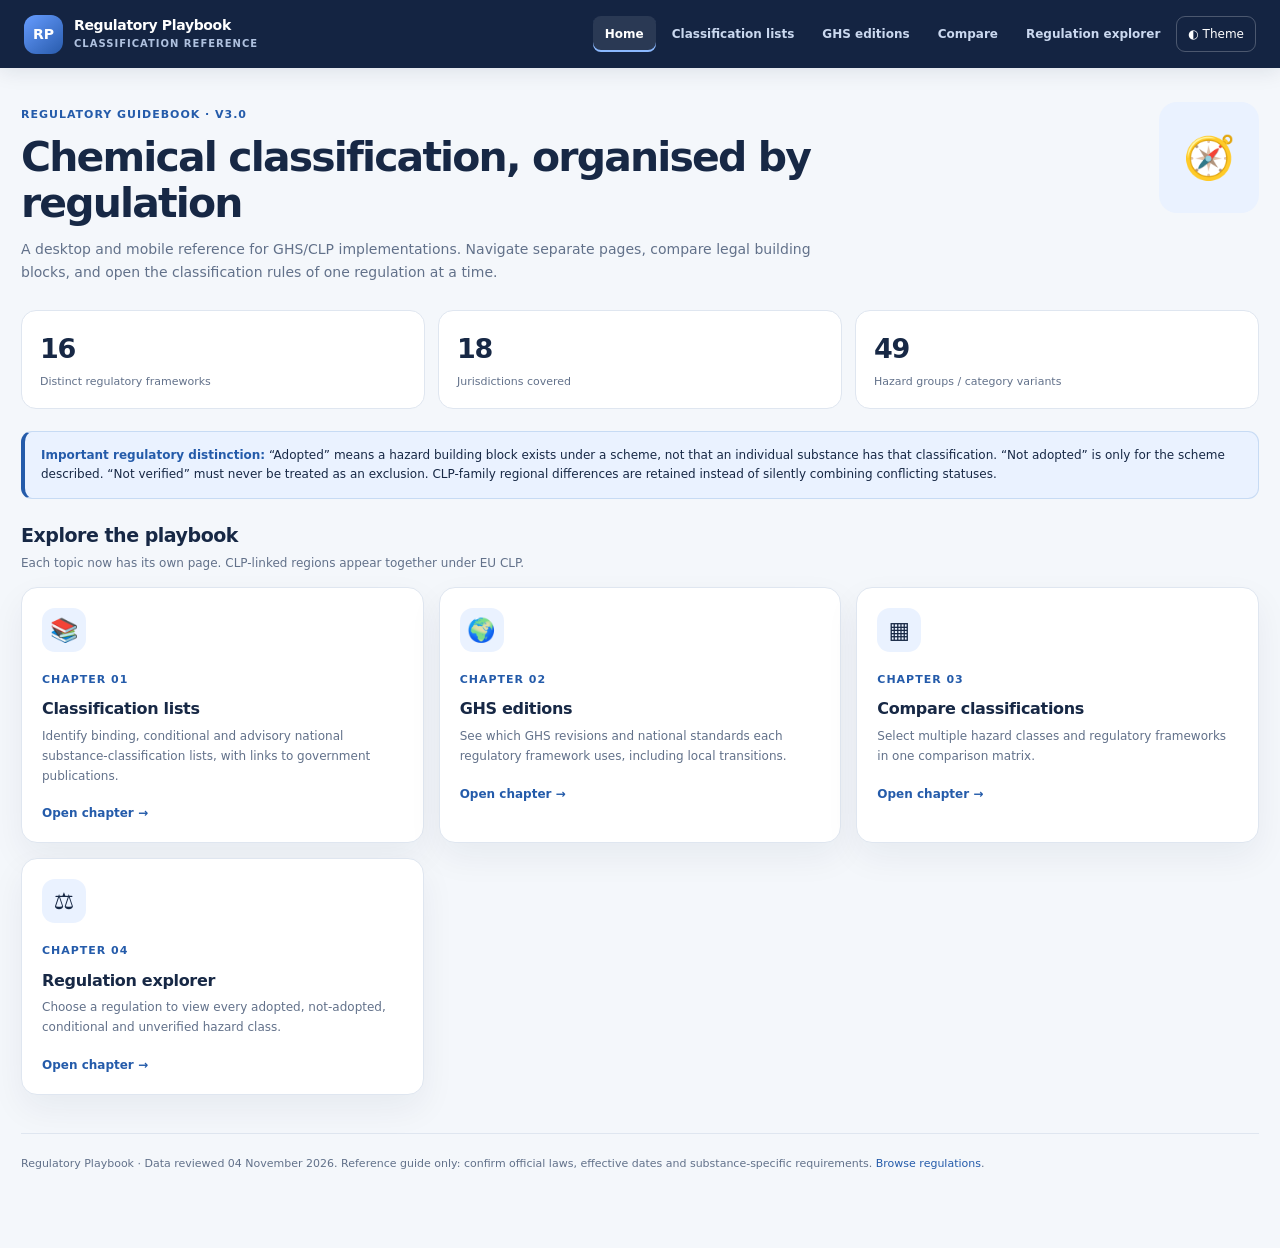
<file: index.html>
<!doctype html>
<html lang="en"><head><meta charset="utf-8"/><meta name="viewport" content="width=device-width,initial-scale=1,viewport-fit=cover"/>
<meta name="theme-color" content="#142442"/><meta name="description" content="Start page for the international chemical classification guidebook"/>
<title>Home | Regulatory Playbook</title>
<link rel="icon" href="./assets/icon-192.png" sizes="192x192"/>
<link rel="manifest" href="./manifest.webmanifest"/>
<link rel="stylesheet" href="./site.css"/>
<script src="./site.js" defer></script>
</head><body data-page="home"><div id="app"><main style="font:15px system-ui;padding:32px;max-width:900px;margin:auto">Loading Regulatory Playbook…</main></div><noscript>This application needs JavaScript. Run it using a local web server (python3 -m http.server 8000).</noscript></body></html>
</file>
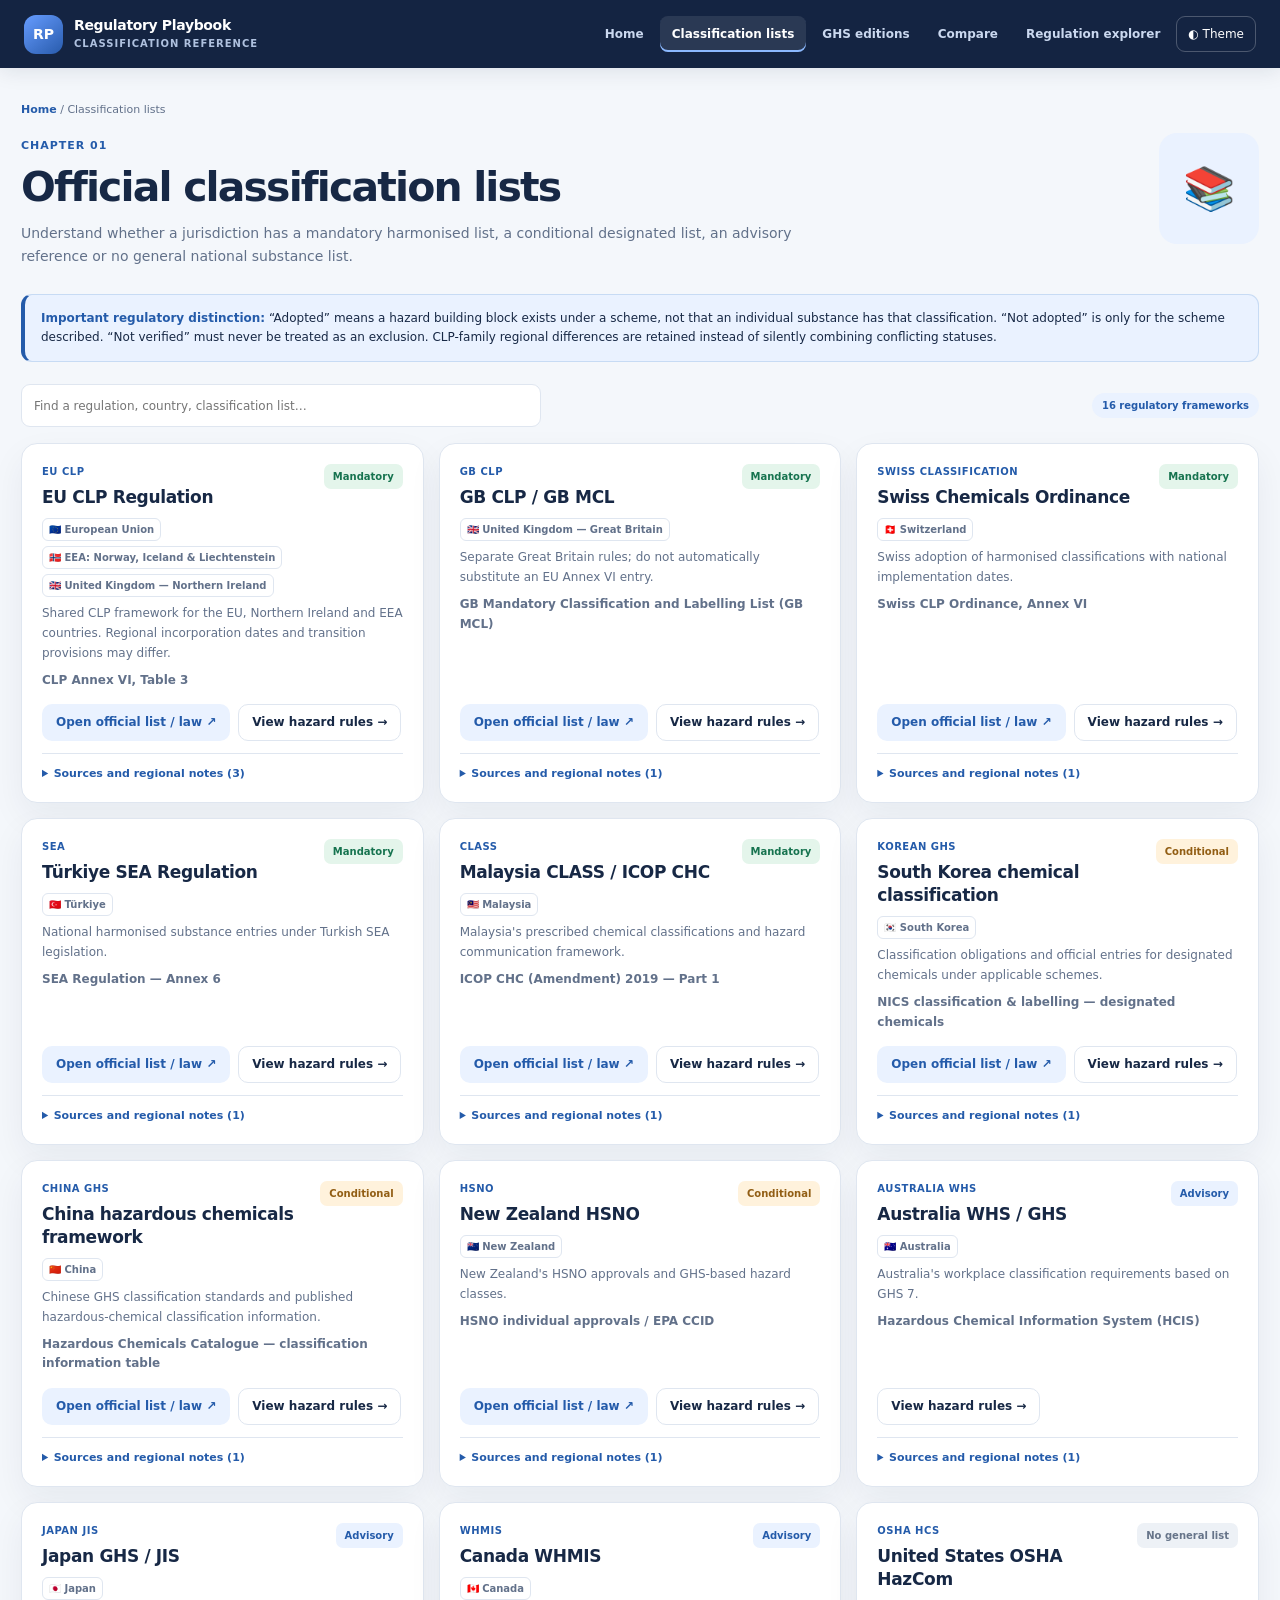
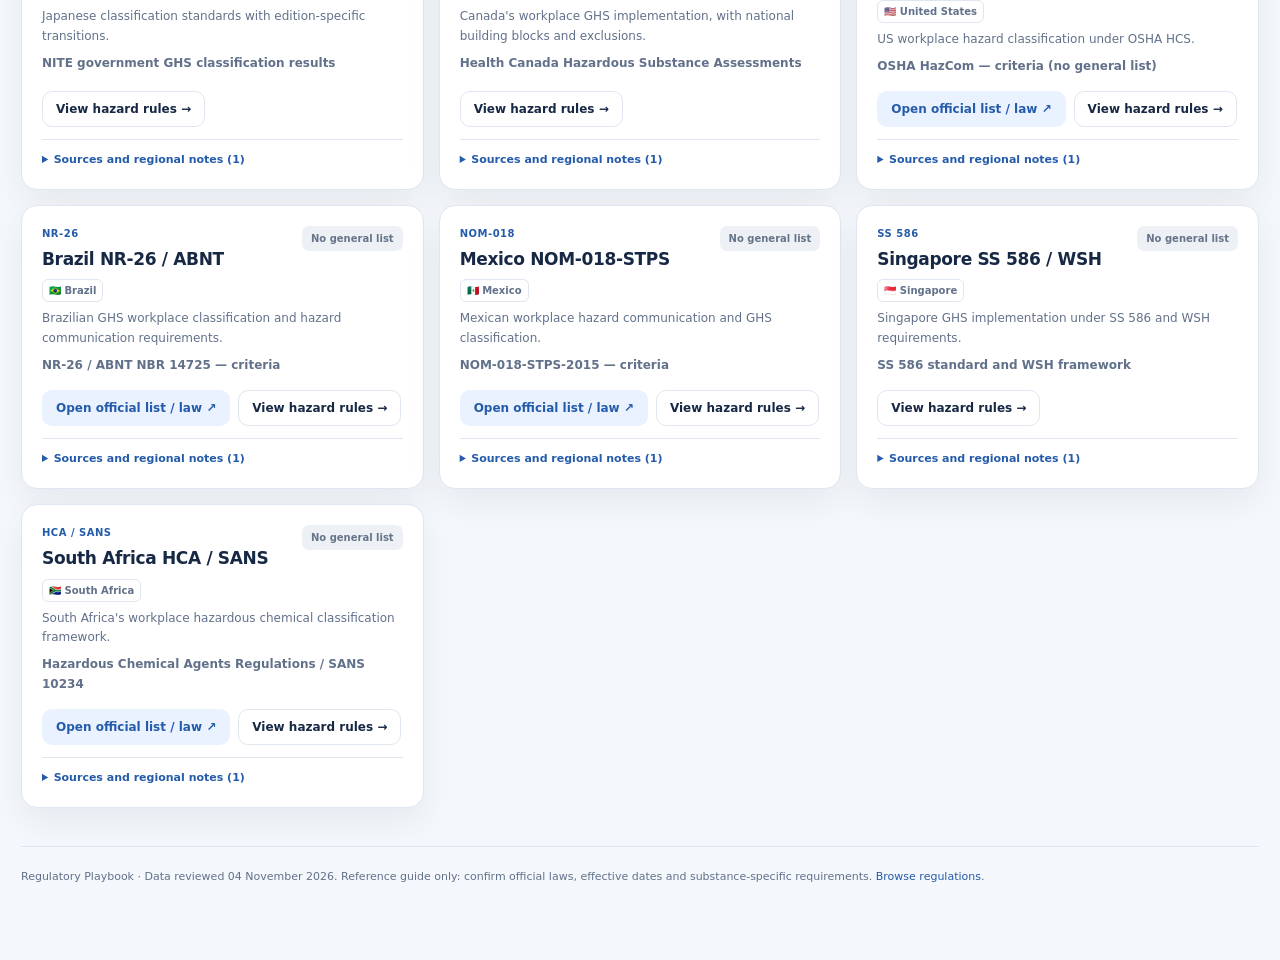
<file: classification-lists.html>
<!doctype html>
<html lang="en"><head><meta charset="utf-8"/><meta name="viewport" content="width=device-width,initial-scale=1,viewport-fit=cover"/>
<meta name="theme-color" content="#142442"/><meta name="description" content="Mandatory and advisory chemical classification lists grouped by regulation"/>
<title>Classification Lists | Regulatory Playbook</title>
<link rel="icon" href="./assets/icon-192.png" sizes="192x192"/>
<link rel="manifest" href="./manifest.webmanifest"/>
<link rel="stylesheet" href="./site.css"/>
<script src="./site.js" defer></script>
</head><body data-page="lists"><div id="app"><main style="font:15px system-ui;padding:32px;max-width:900px;margin:auto">Loading Regulatory Playbook…</main></div><noscript>This application needs JavaScript. Run it using a local web server (python3 -m http.server 8000).</noscript></body></html>
</file>
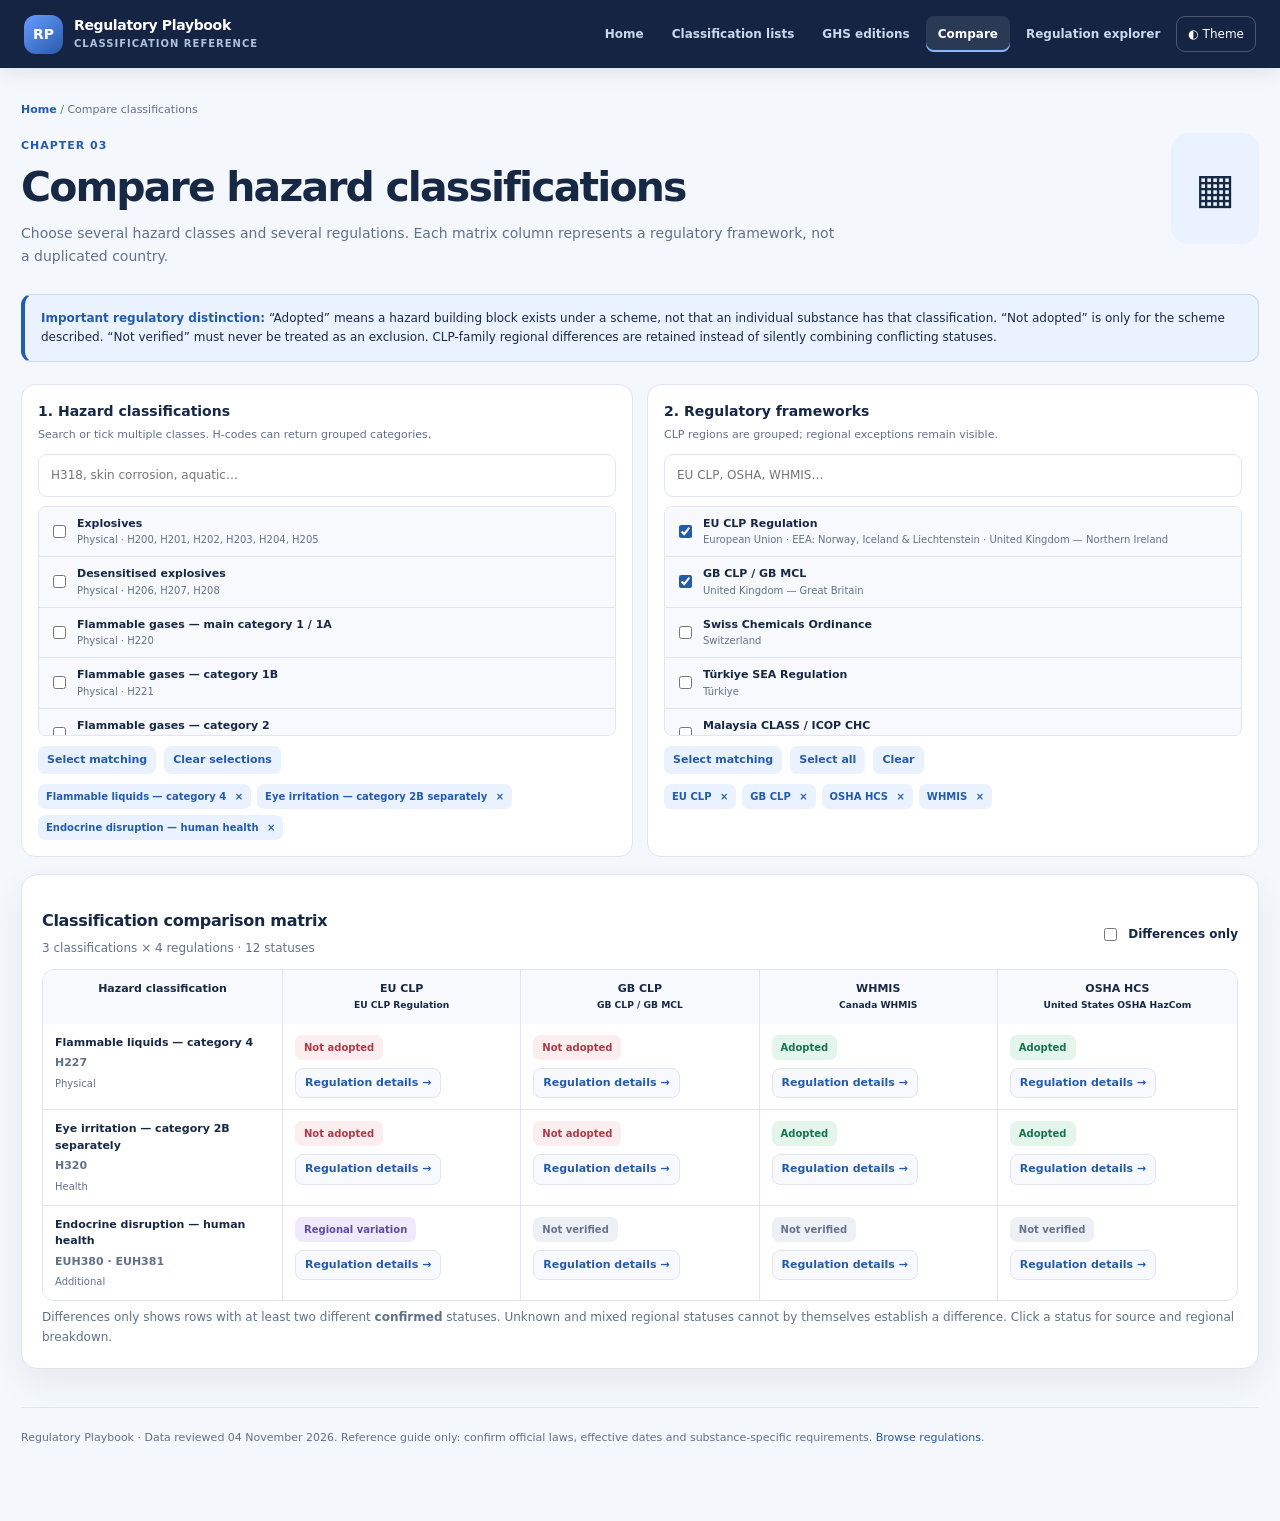
<file: compare.html>
<!doctype html>
<html lang="en"><head><meta charset="utf-8"/><meta name="viewport" content="width=device-width,initial-scale=1,viewport-fit=cover"/>
<meta name="theme-color" content="#142442"/><meta name="description" content="Multi-classification comparison across regulatory frameworks"/>
<title>Compare Classifications | Regulatory Playbook</title>
<link rel="icon" href="./assets/icon-192.png" sizes="192x192"/>
<link rel="manifest" href="./manifest.webmanifest"/>
<link rel="stylesheet" href="./site.css"/>
<script src="./site.js" defer></script>
</head><body data-page="compare"><div id="app"><main style="font:15px system-ui;padding:32px;max-width:900px;margin:auto">Loading Regulatory Playbook…</main></div><noscript>This application needs JavaScript. Run it using a local web server (python3 -m http.server 8000).</noscript></body></html>
</file>
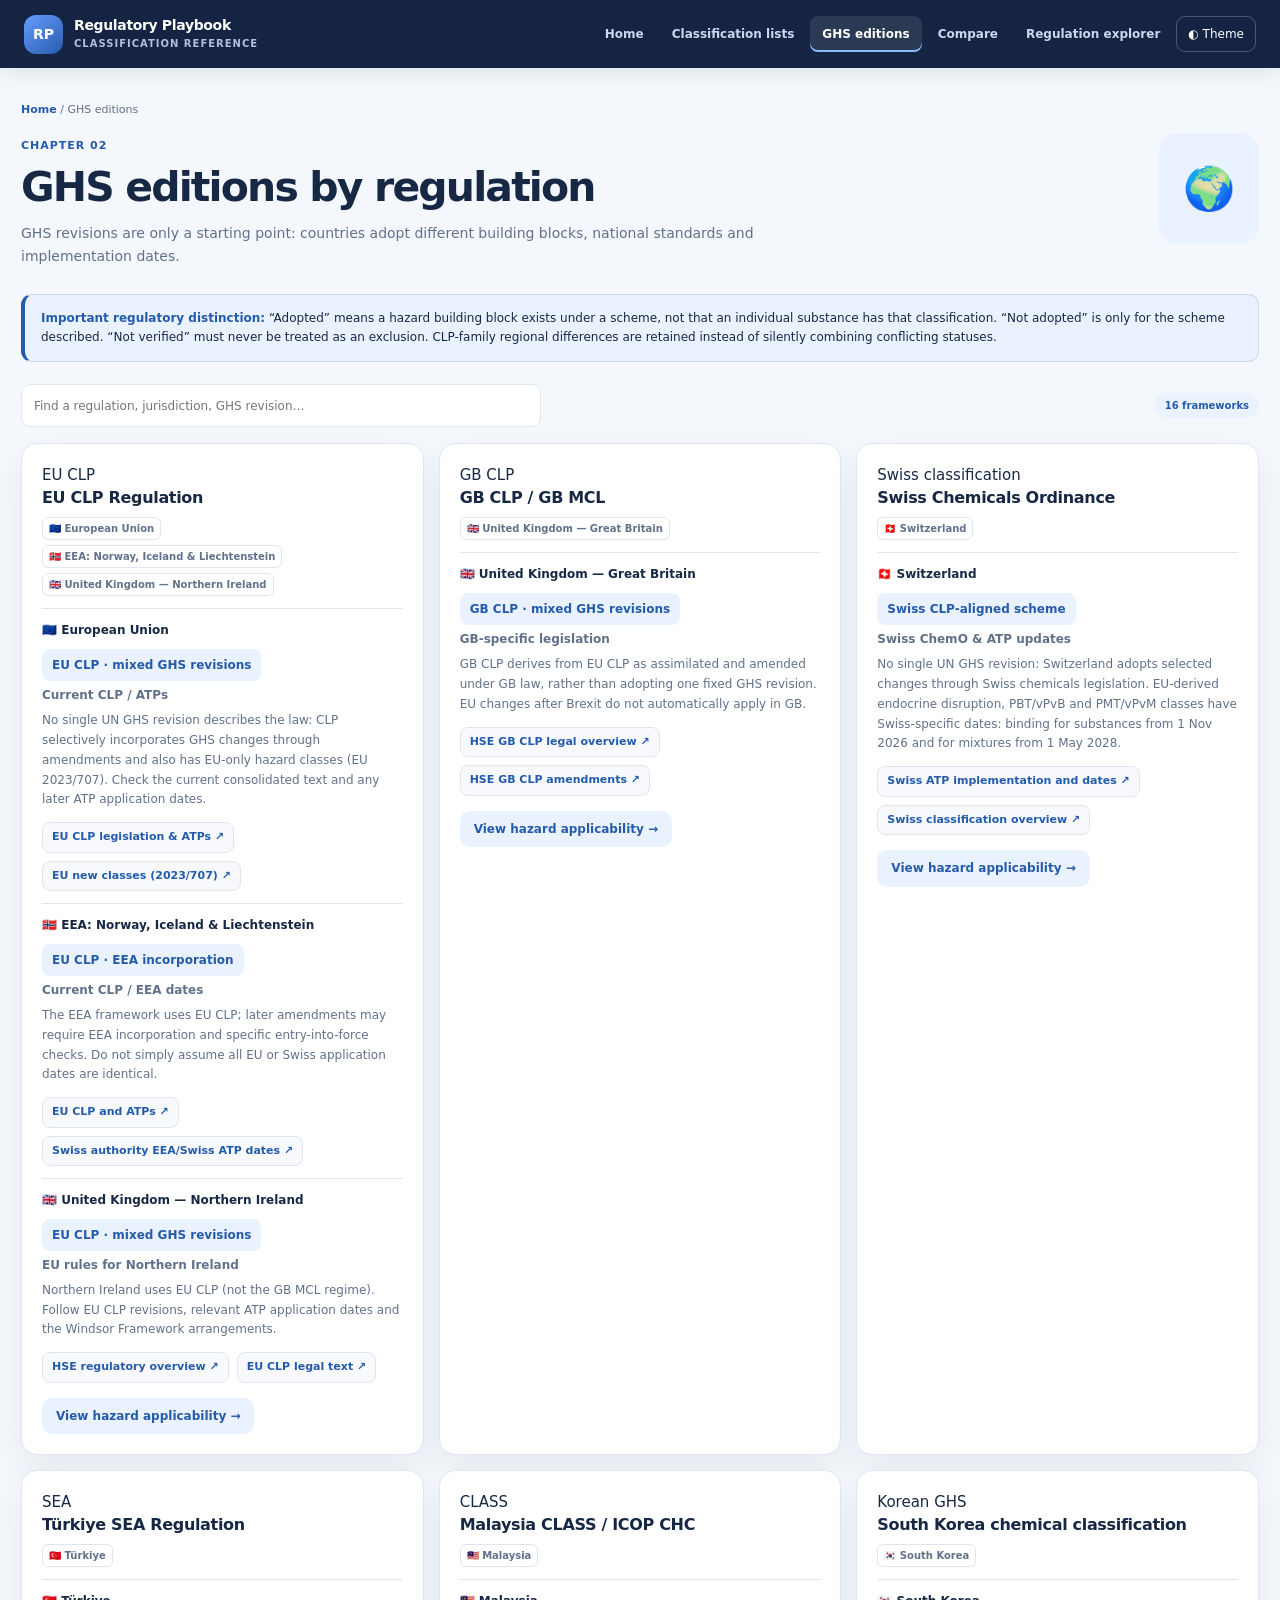
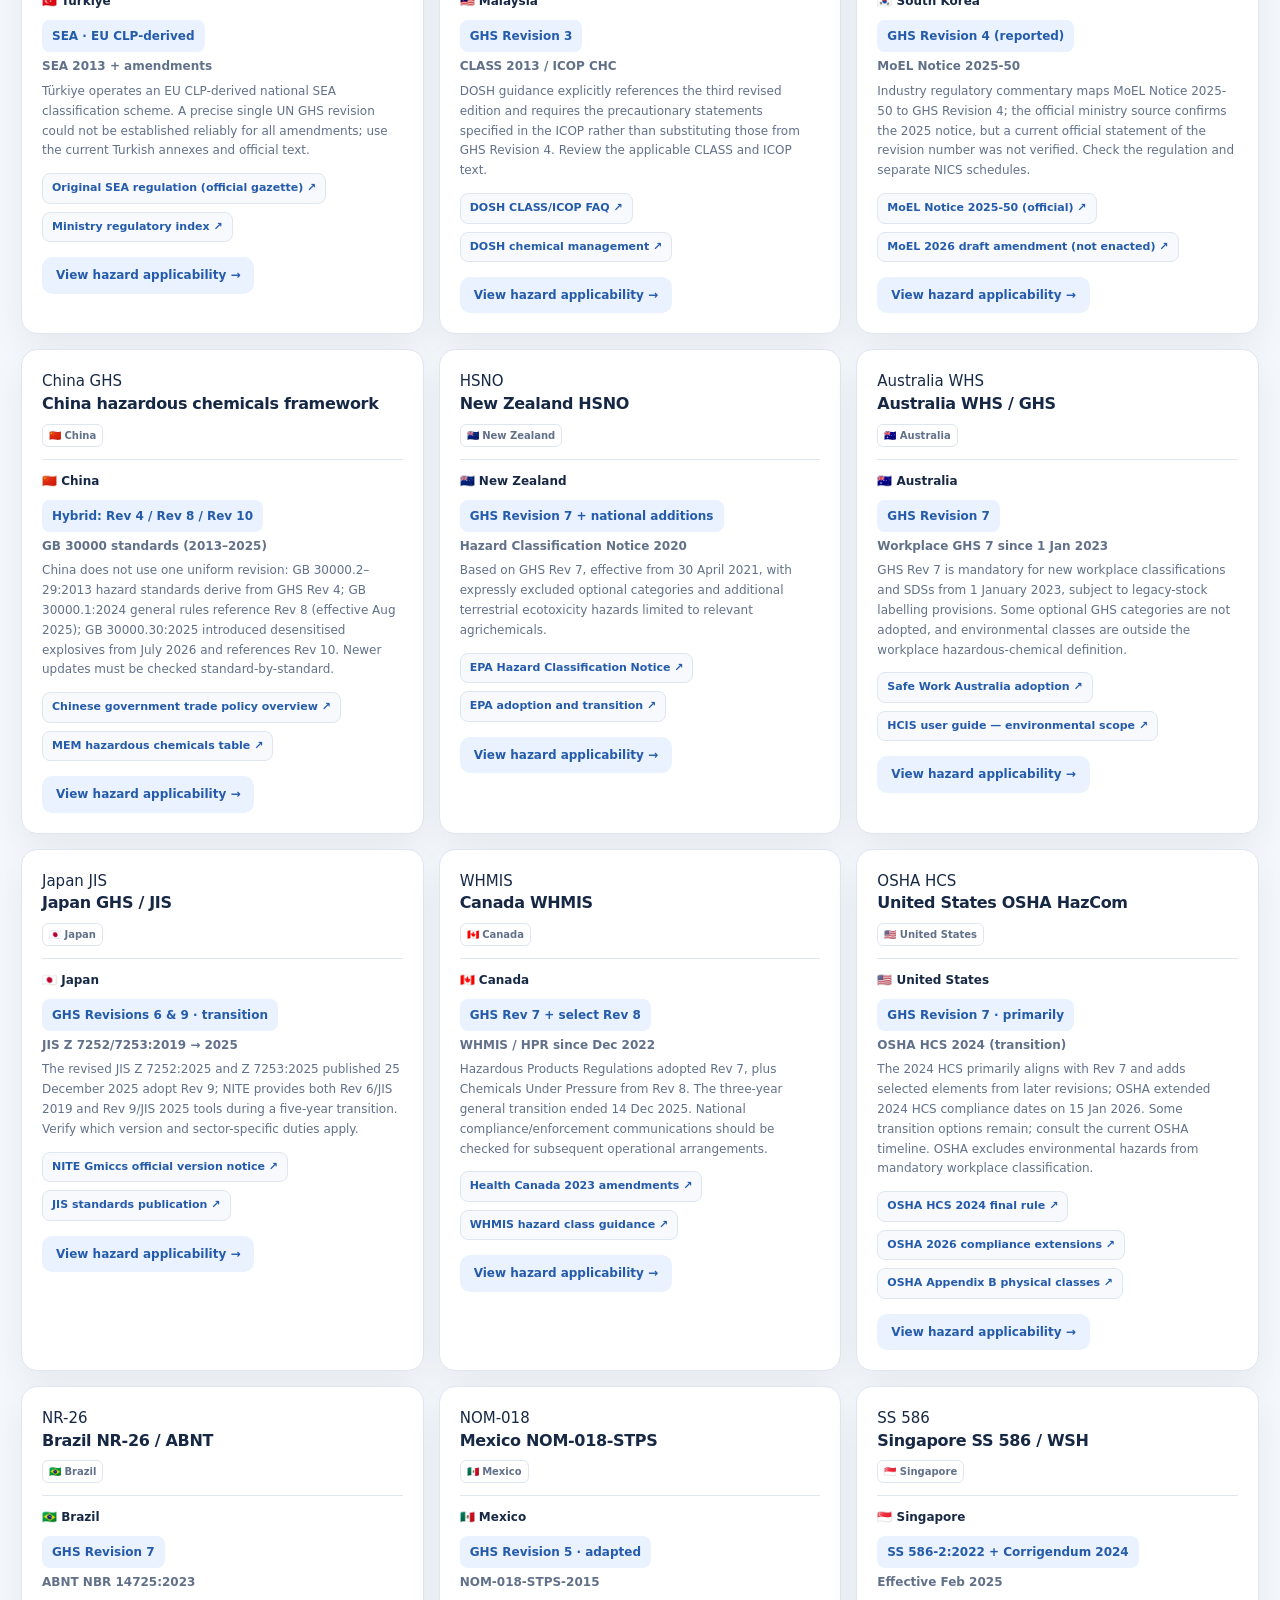
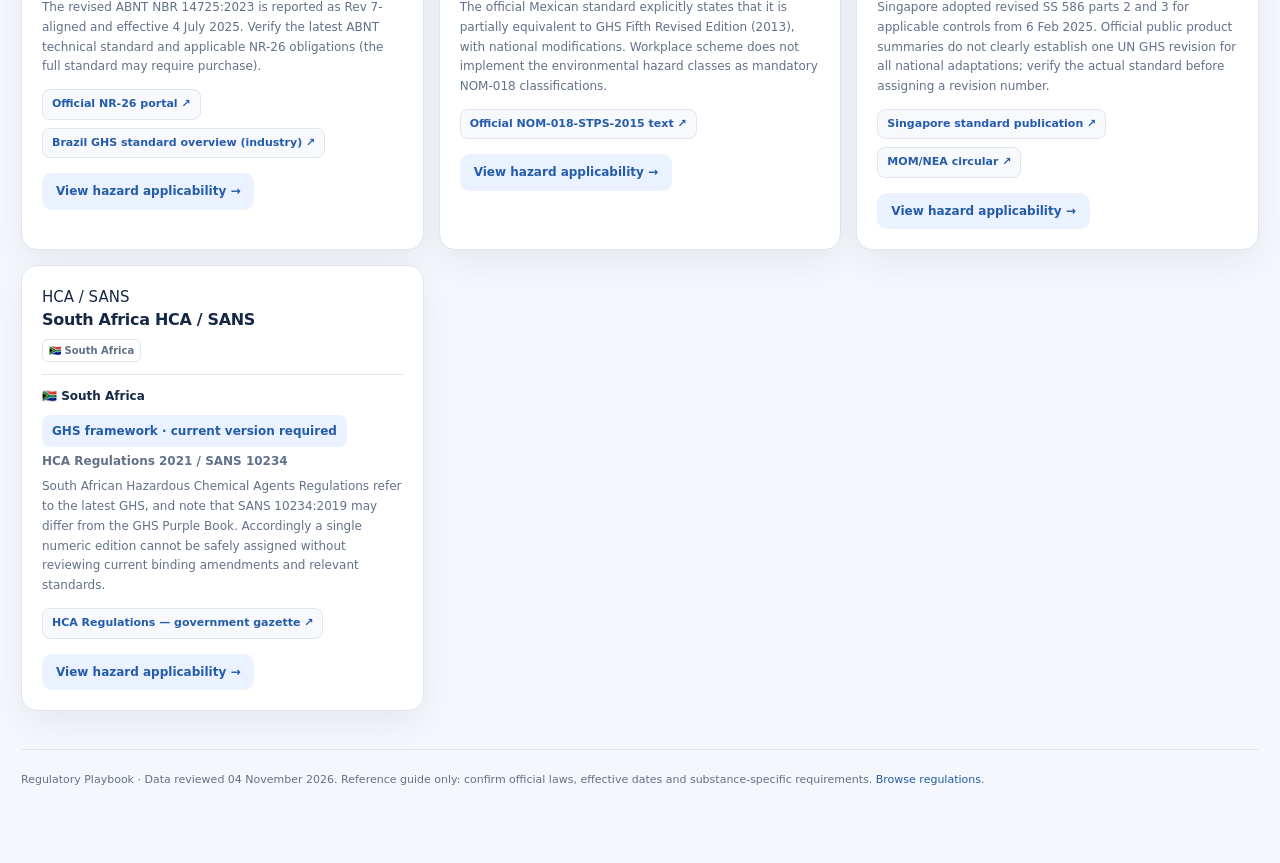
<file: ghs-editions.html>
<!doctype html>
<html lang="en"><head><meta charset="utf-8"/><meta name="viewport" content="width=device-width,initial-scale=1,viewport-fit=cover"/>
<meta name="theme-color" content="#142442"/><meta name="description" content="GHS revisions, national implementation and effective dates by regulation"/>
<title>GHS Editions | Regulatory Playbook</title>
<link rel="icon" href="./assets/icon-192.png" sizes="192x192"/>
<link rel="manifest" href="./manifest.webmanifest"/>
<link rel="stylesheet" href="./site.css"/>
<script src="./site.js" defer></script>
</head><body data-page="editions"><div id="app"><main style="font:15px system-ui;padding:32px;max-width:900px;margin:auto">Loading Regulatory Playbook…</main></div><noscript>This application needs JavaScript. Run it using a local web server (python3 -m http.server 8000).</noscript></body></html>
</file>
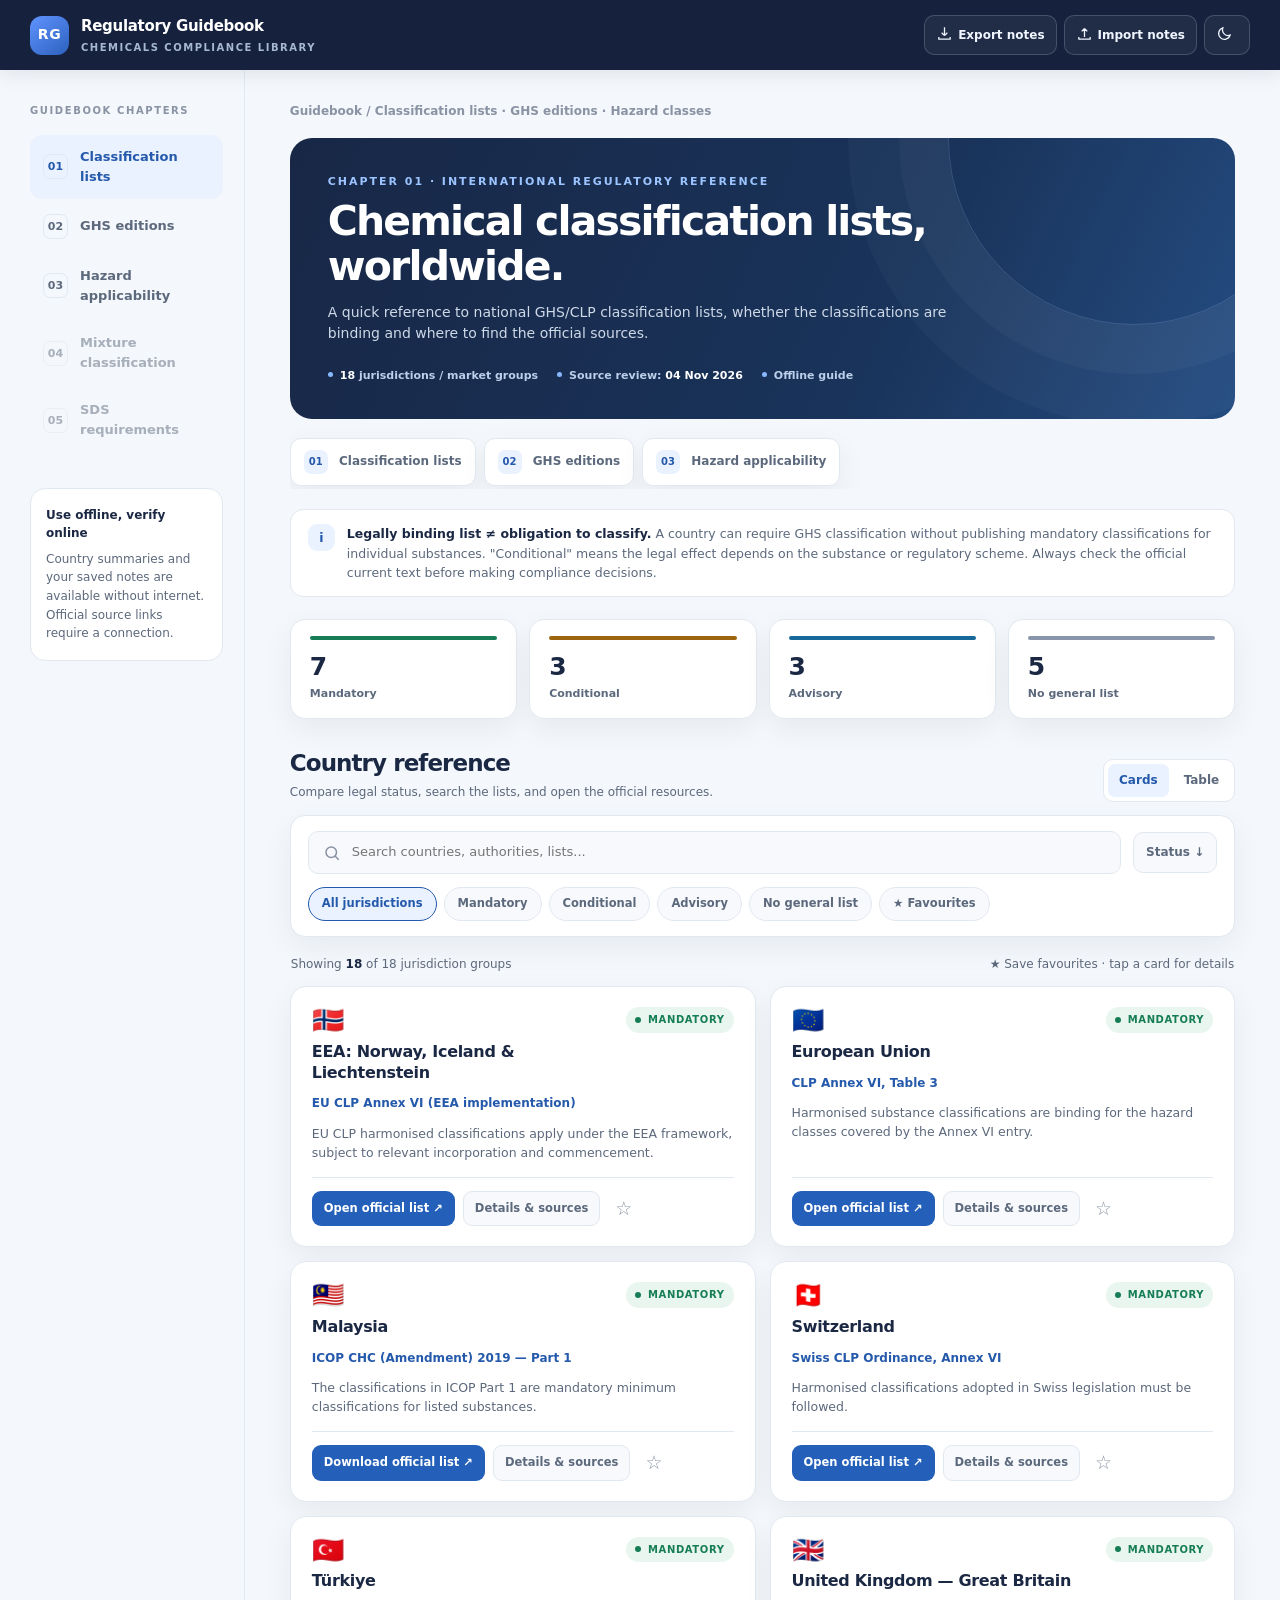
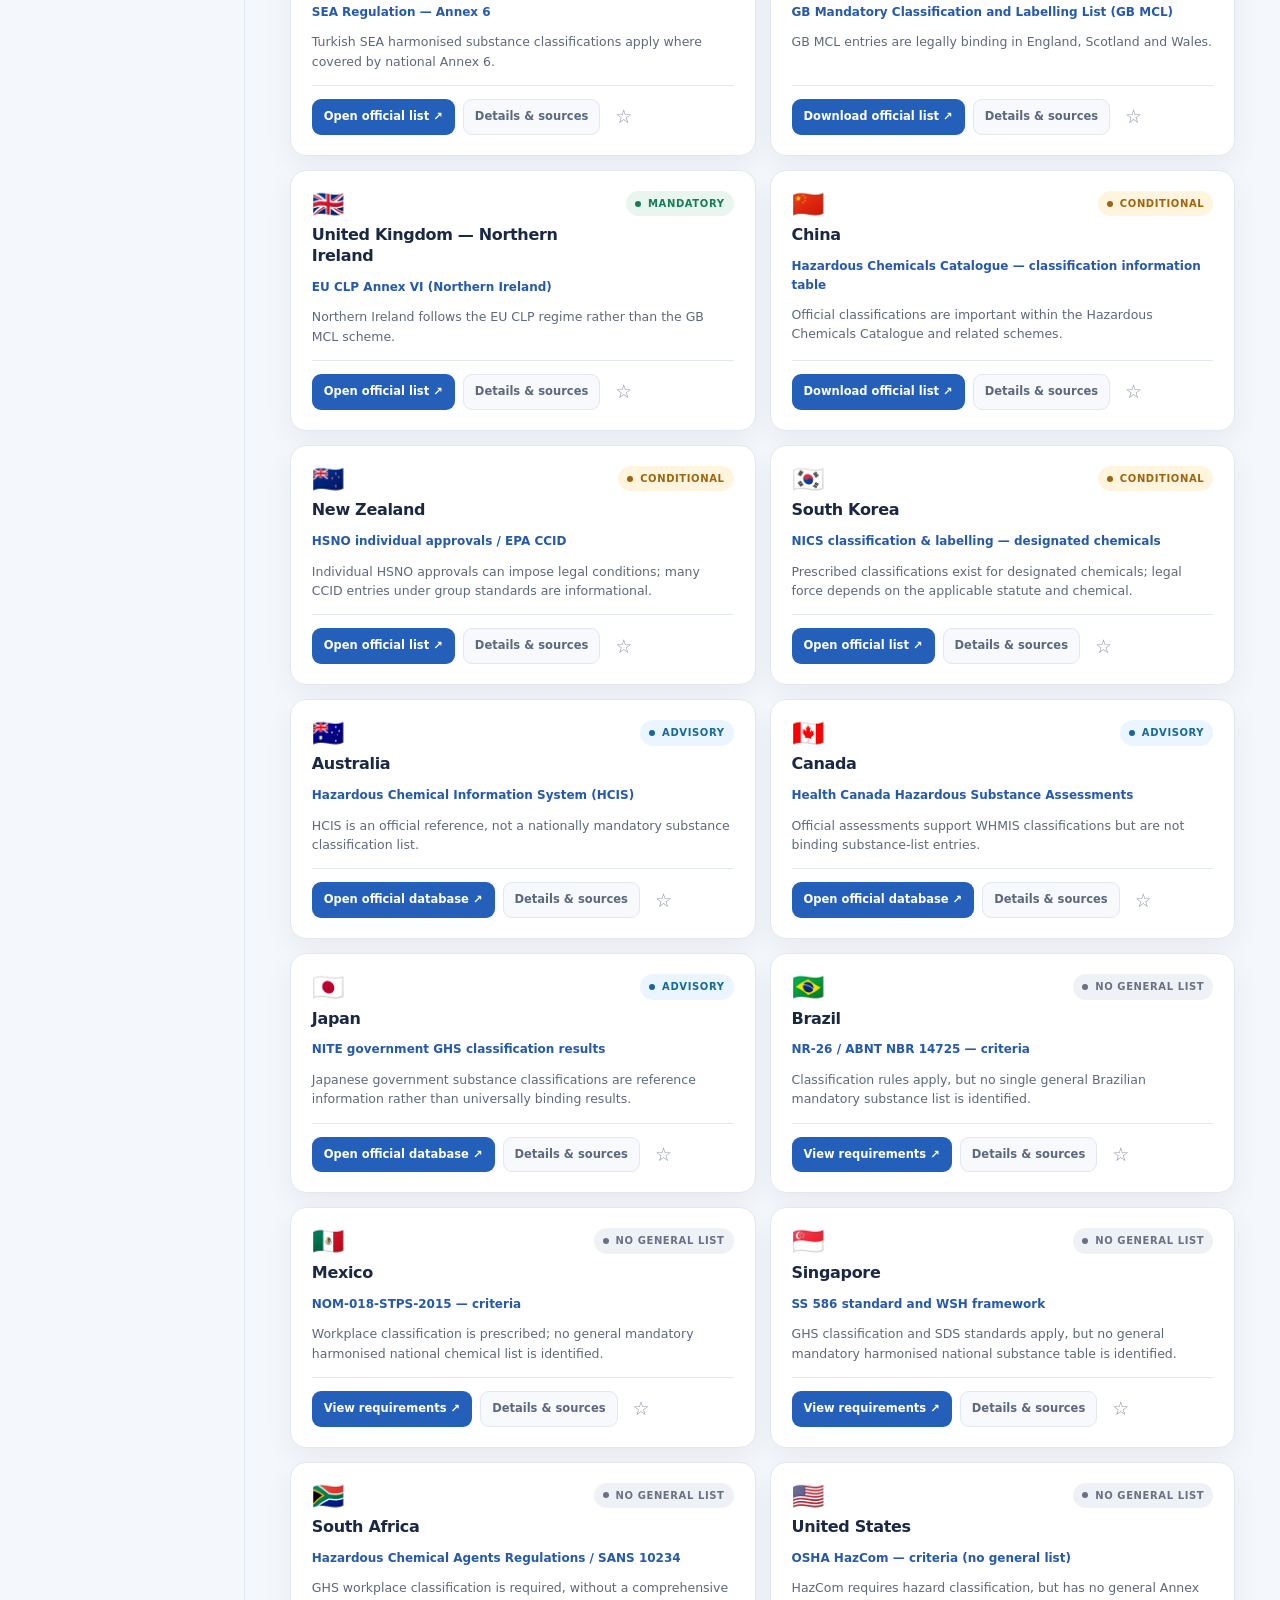
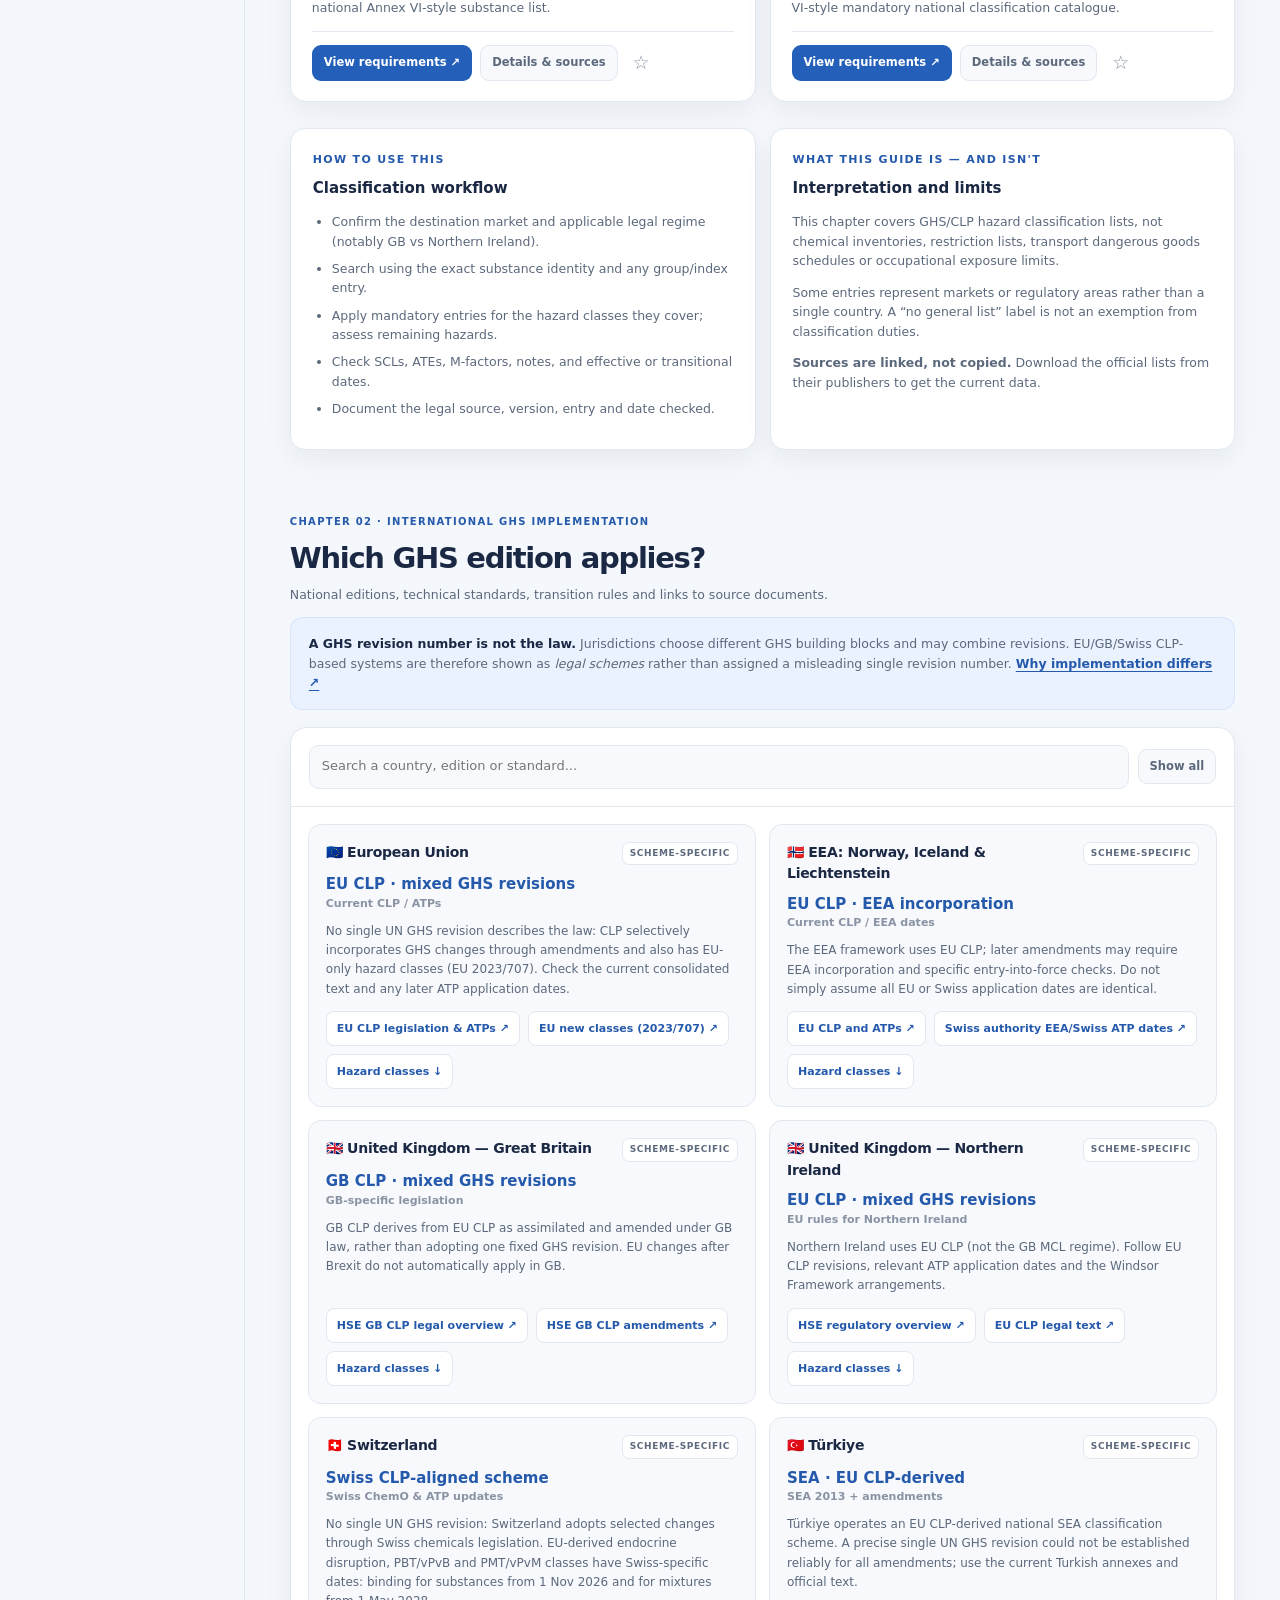
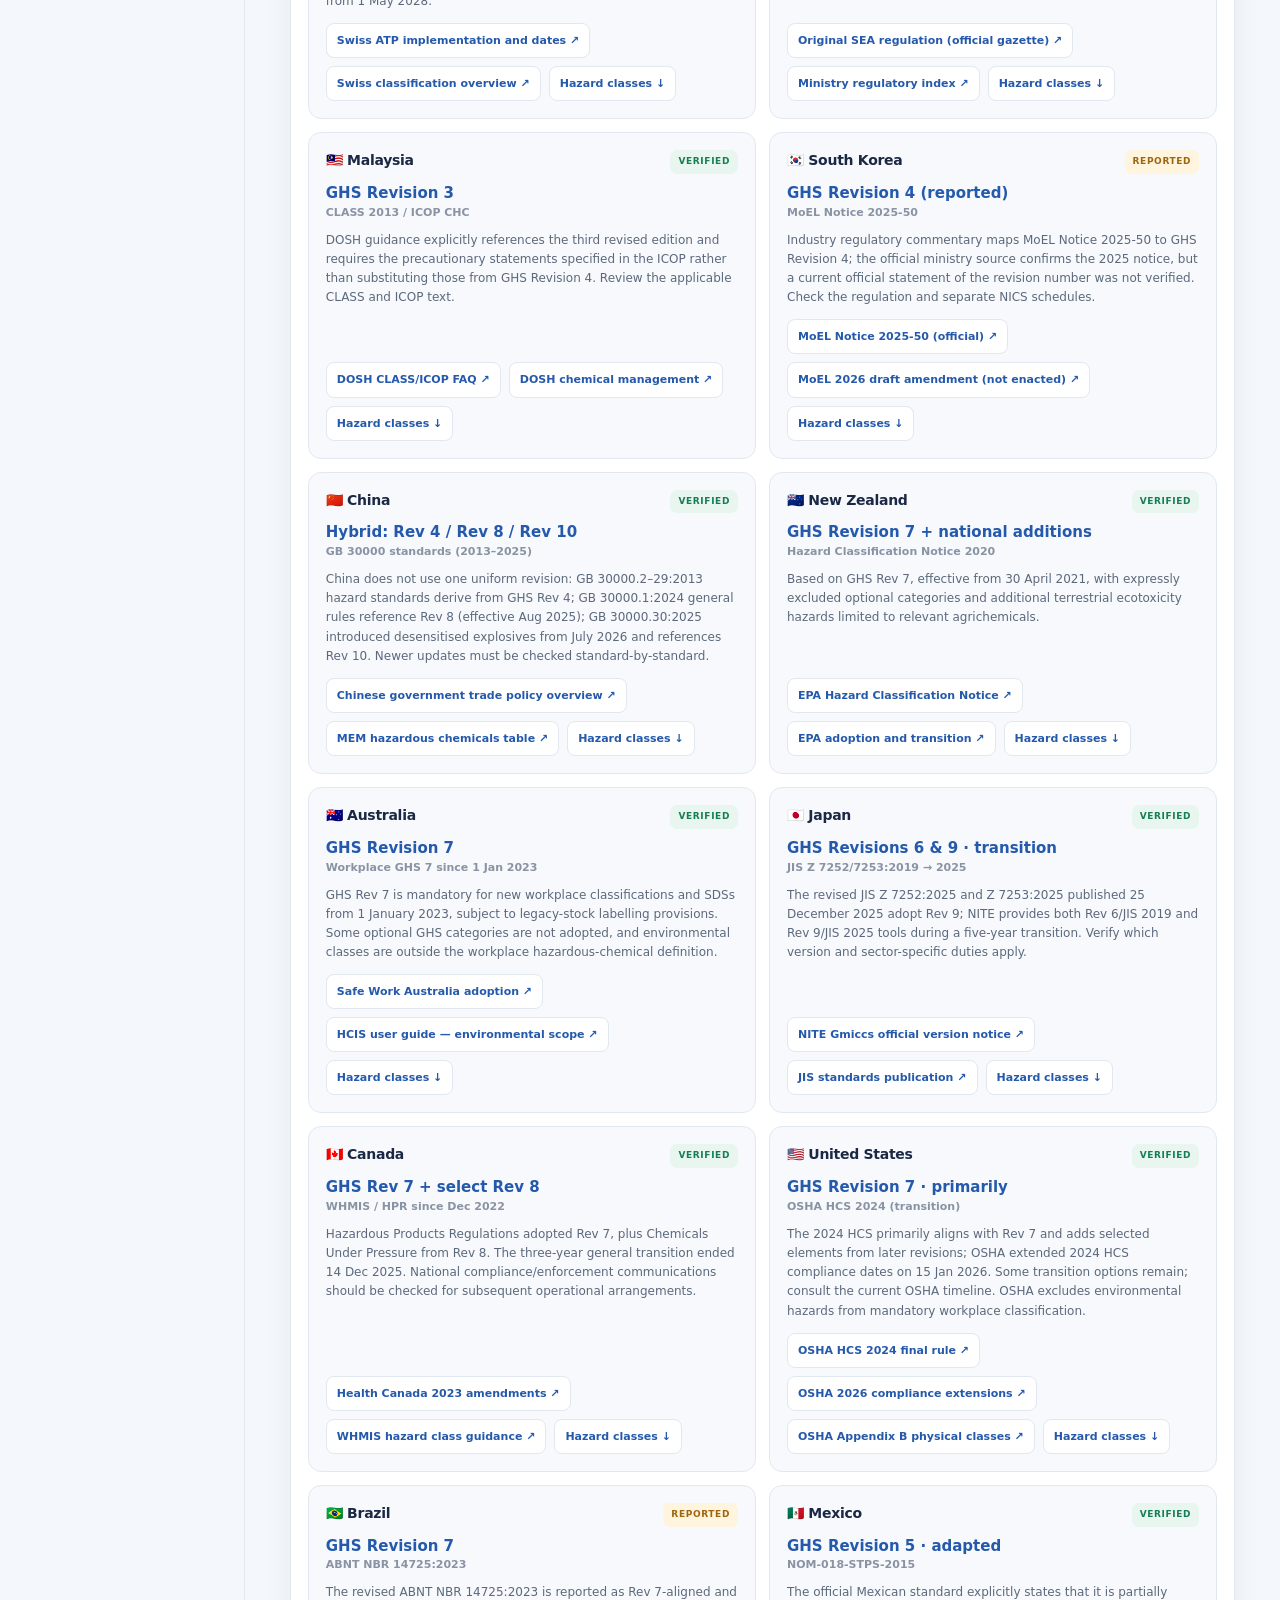
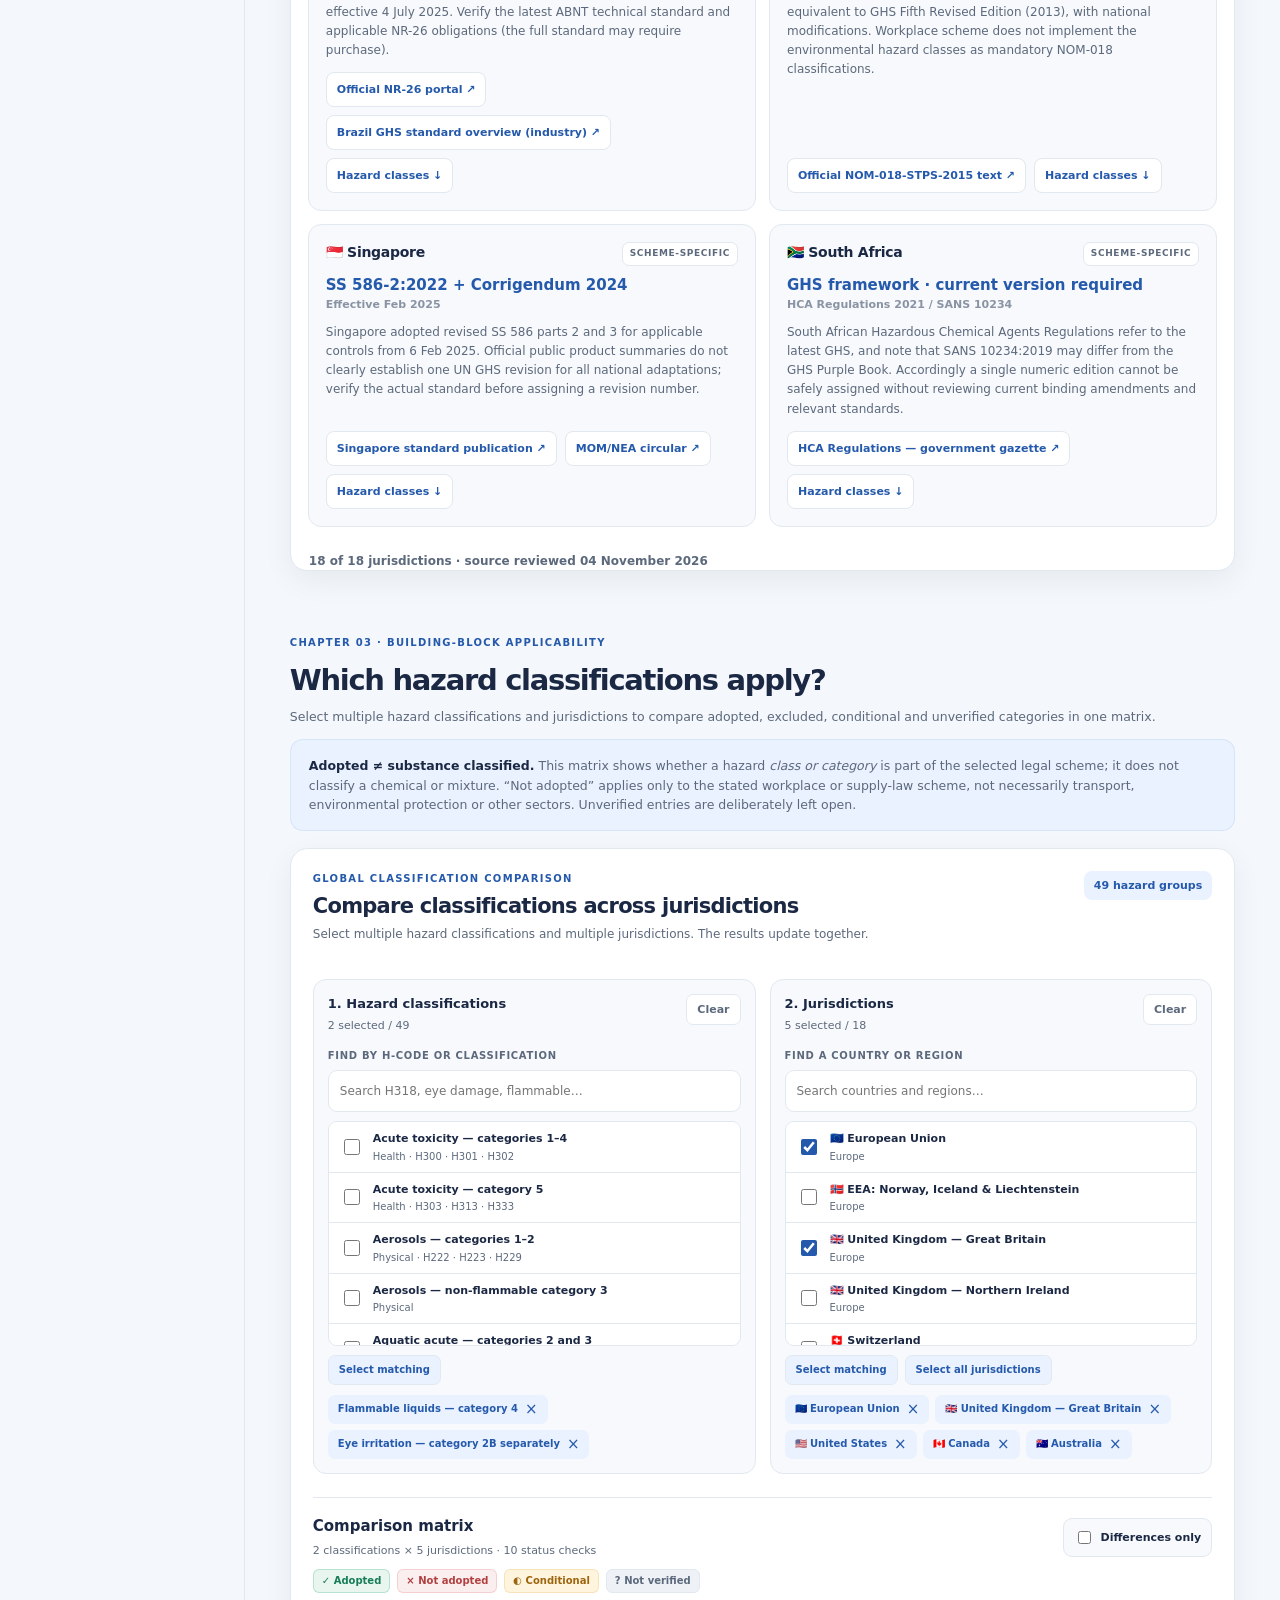
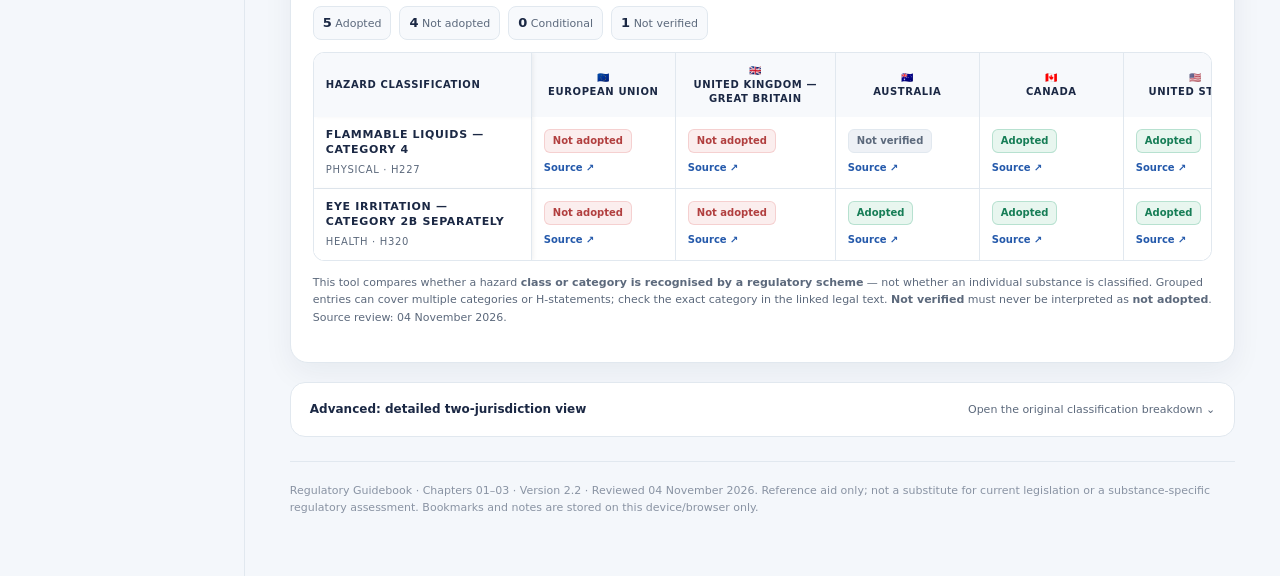
<file: legacy-guidebook.html>
<!doctype html>
<html lang="en"><head><meta charset="utf-8"/><meta name="viewport" content="width=device-width,initial-scale=1,viewport-fit=cover"/>
<meta name="theme-color" content="#15213d"/><meta name="description" content="Offline-ready international chemical classification list regulatory guidebook, with official government resources."/>
<title>Regulatory Guidebook · Classification lists</title>
<link rel="icon" href="data:image/svg+xml,%3Csvg xmlns='http://www.w3.org/2000/svg' viewBox='0 0 64 64'%3E%3Crect width='64' height='64' rx='16' fill='%231c407a'/%3E%3Ctext x='32' y='43' text-anchor='middle' fill='white' font-family='Arial' font-weight='700' font-size='28'%3ERG%3C/text%3E%3C/svg%3E"/>

<style>
:root{color-scheme:light;--bg:#f4f7fb;--surface:#fff;--surface-alt:#f7f9fc;--ink:#1b2844;--sub:#5c697c;--muted:#8993a3;--line:#e1e8ef;--navy:#15213d;--blue:#2459ab;--softblue:#eaf2ff;--shadow:0 10px 30px rgba(15,35,67,.06);--green:#167d56;--green-bg:#e8f6ef;--amber:#9e650f;--amber-bg:#fff4dd;--cyan:#176999;--cyan-bg:#eaf5ff;--gray:#6a7182;--gray-bg:#eef1f6}
:root[data-theme=dark]{color-scheme:dark;--bg:#101727;--surface:#192339;--surface-alt:#151f32;--ink:#f1f4fb;--sub:#b9c4d5;--muted:#8fa2bc;--line:#34425a;--navy:#0c1323;--blue:#8db6ff;--softblue:#202f4f;--shadow:0 14px 28px rgba(0,0,0,.17);--green:#88e3b5;--green-bg:#1c4038;--amber:#f4ce86;--amber-bg:#473a21;--cyan:#9bd9f8;--cyan-bg:#183b50;--gray:#c7d2e2;--gray-bg:#344055}
*{box-sizing:border-box}html{scroll-behavior:smooth}body{margin:0;background:var(--bg);color:var(--ink);font:15px/1.55 system-ui,-apple-system,BlinkMacSystemFont,"Segoe UI",sans-serif;-webkit-font-smoothing:antialiased}button,input,textarea{font:inherit}button{cursor:pointer}a{color:inherit;text-decoration:none}a:focus-visible,button:focus-visible,input:focus-visible,textarea:focus-visible,summary:focus-visible{outline:3px solid #8bc0ff;outline-offset:2px}h1,h2,h3,p{margin-top:0}::selection{background:#a5c3ff77}
.top{background:var(--navy);color:#fff;position:sticky;top:0;z-index:20;box-shadow:0 3px 20px #11213c18}.top-inner{max-width:1420px;margin:auto;min-height:70px;display:flex;align-items:center;justify-content:space-between;gap:14px;padding:10px 30px}.brand{display:flex;align-items:center;gap:12px}.mark{background:linear-gradient(140deg,#6093ff,#2d61bd);height:39px;width:39px;border-radius:12px;display:grid;place-items:center;font-size:14px;font-weight:900;letter-spacing:.05em}.brand-title{font-size:15px;font-weight:760;letter-spacing:-.02em;line-height:1.18}.brand-sub{display:block;font-size:10px;letter-spacing:.15em;text-transform:uppercase;color:#a7b8d2;font-weight:700;margin-top:2px}.top-actions{display:flex;align-items:center;gap:7px}.top-button{border:1px solid #ffffff2a;background:#ffffff0e;border-radius:10px;color:#f0f5ff;padding:9px 11px;font-size:12px;font-weight:650;white-space:nowrap}.top-button:hover{background:#ffffff25}.top-button svg{width:17px;height:17px;vertical-align:-3px;margin-right:5px}
.shell{max-width:1420px;margin:auto;display:grid;grid-template-columns:245px minmax(0,1fr);min-height:calc(100vh - 70px)}.sidebar{padding:33px 21px 40px 30px;border-right:1px solid var(--line);align-self:stretch}.eyebrow{font-size:10px;text-transform:uppercase;letter-spacing:.16em;font-weight:790;color:var(--muted);margin-bottom:16px}.navlink{display:flex;gap:12px;align-items:center;padding:12px 13px;border-radius:12px;color:var(--sub);font-size:13px;font-weight:660;margin:3px 0}.navlink b{font-size:11px;border:1px solid var(--line);min-width:25px;height:25px;display:grid;place-items:center;border-radius:7px}.navlink.active{background:var(--softblue);color:var(--blue)}.navlink.disabled{opacity:.5;cursor:default}.nav-note{margin-top:35px;padding:17px 15px;background:var(--surface);border:1px solid var(--line);border-radius:15px;font-size:12px;color:var(--sub)}.nav-note strong{color:var(--ink);display:block;margin-bottom:7px}
.content{padding:32px clamp(18px,3.5vw,48px) 60px;min-width:0}.breadcrumbs{font-size:12px;color:var(--muted);margin-bottom:17px;font-weight:680}.hero{background:linear-gradient(115deg,#182746 0%,#19335a 63%,#244c81 100%);color:white;border-radius:22px;padding:35px 38px;position:relative;overflow:hidden}.hero:after{content:"";position:absolute;width:370px;height:370px;right:-85px;top:-185px;border:1px solid #b7d1fc30;border-radius:50%;box-shadow:0 0 0 49px #ffffff08,0 0 0 100px #ffffff07;pointer-events:none}.hero .over{font-size:11px;text-transform:uppercase;letter-spacing:.18em;color:#9cc4ff;font-weight:800;display:block;margin-bottom:9px}.hero h1{font-size:clamp(27px,3.2vw,42px);line-height:1.1;letter-spacing:-.045em;max-width:640px;margin:0 0 13px}.hero p{max-width:660px;margin:0;color:#ced9e8;font-size:14px}.meta{display:flex;flex-wrap:wrap;align-items:center;gap:10px 19px;margin-top:22px;color:#bdd0eb;font-size:11px;font-weight:650}.meta strong{color:#fff}.dot{height:5px;width:5px;background:#88b8ff;border-radius:50%;display:inline-block;margin-right:7px;vertical-align:2px}
.notice{background:var(--surface);border:1px solid var(--line);border-radius:13px;padding:14px 17px;display:flex;gap:12px;align-items:flex-start;margin-top:19px;color:var(--sub);font-size:12.5px}.notice .icon{flex:0 0 auto;width:27px;height:27px;background:var(--softblue);color:var(--blue);border-radius:9px;display:grid;place-items:center;font-weight:900}.notice strong{color:var(--ink)}
.stats{display:grid;grid-template-columns:repeat(4,1fr);gap:12px;margin:22px 0 27px}.stat{background:var(--surface);border:1px solid var(--line);border-radius:15px;padding:16px 19px;box-shadow:var(--shadow)}.stat-num{font-size:25px;line-height:1.1;font-weight:800;letter-spacing:-.06em}.stat-label{color:var(--sub);font-size:11px;font-weight:670;margin-top:4px}.stat-line{height:4px;border-radius:4px;margin-bottom:13px;background:var(--green)}.stat.conditional .stat-line{background:var(--amber)}.stat.advisory .stat-line{background:var(--cyan)}.stat.none .stat-line{background:#8895aa}
.section-heading{display:flex;align-items:flex-end;justify-content:space-between;gap:16px;margin:0 0 13px}.section-heading h2{font-size:23px;letter-spacing:-.04em;margin:0 0 2px}.section-heading p{color:var(--sub);font-size:12px;margin:0}.view-controls{display:flex;gap:4px;background:var(--surface);border:1px solid var(--line);border-radius:10px;padding:4px}.view-controls button{background:transparent;border:0;border-radius:7px;padding:7px 11px;font-weight:680;font-size:12px;color:var(--sub)}.view-controls button.selected{background:var(--softblue);color:var(--blue)}
.tools{background:var(--surface);border:1px solid var(--line);border-radius:15px;padding:15px 17px;box-shadow:var(--shadow);margin-bottom:18px}.searchrow{display:flex;gap:12px;align-items:center}.searchbox{height:43px;border:1px solid var(--line);border-radius:10px;display:flex;align-items:center;gap:9px;padding:0 14px;flex:1;background:var(--surface-alt)}.searchbox svg{flex:0 0 auto;color:var(--muted);width:18px;height:18px}.searchbox input{background:transparent;color:var(--ink);border:0;outline:0;width:100%;min-width:0;font-size:13px}.searchbox:focus-within{border-color:var(--blue);box-shadow:0 0 0 3px #73a7ff22}.sort{border:1px solid var(--line);border-radius:10px;background:var(--surface-alt);color:var(--sub);padding:10px 12px;font-size:12px;font-weight:650}.filterrow{display:flex;gap:7px;overflow-x:auto;padding-top:13px;scrollbar-width:thin}.chip{border:1px solid var(--line);background:var(--surface-alt);color:var(--sub);border-radius:99px;padding:7px 13px;font-size:11.5px;white-space:nowrap;font-weight:730;transition:background .15s}.chip.active{border-color:var(--blue);background:var(--softblue);color:var(--blue)}.chip:hover{border-color:var(--blue)}.results-line{font-size:12px;color:var(--sub);display:flex;justify-content:space-between;align-items:center;margin:0 1px 13px}.results-line strong{color:var(--ink)}
.grid{display:grid;grid-template-columns:repeat(2,minmax(0,1fr));gap:14px}.country-card{min-width:0;background:var(--surface);border:1px solid var(--line);border-radius:16px;padding:20px 21px;box-shadow:var(--shadow);display:flex;flex-direction:column;gap:11px;transition:box-shadow .15s,transform .15s}.country-card:hover{transform:translateY(-2px);box-shadow:0 13px 27px #172a4f15}.card-top{display:flex;align-items:flex-start;justify-content:space-between;gap:12px}.flag{font-size:26px;line-height:1}.name{font-size:16px;font-weight:790;line-height:1.3;letter-spacing:-.02em;margin:5px 0 0}.category{display:inline-flex;align-items:center;gap:7px;font-size:10px;text-transform:uppercase;letter-spacing:.06em;font-weight:790;border-radius:99px;padding:5px 9px;white-space:nowrap}.category:before{content:"";width:6px;height:6px;background:currentColor;border-radius:50%}.category.mandatory{background:var(--green-bg);color:var(--green)}.category.conditional{background:var(--amber-bg);color:var(--amber)}.category.advisory{background:var(--cyan-bg);color:var(--cyan)}.category.none{background:var(--gray-bg);color:var(--gray)}.list-title{font-size:12px;color:var(--blue);font-weight:770;margin:0;min-height:18px}.desc{font-size:12.5px;color:var(--sub);line-height:1.55;margin:0;flex:1}.links-row{border-top:1px solid var(--line);padding-top:13px;margin-top:3px;display:flex;align-items:center;gap:8px;flex-wrap:wrap}.btn-primary{border:0;background:#2460b9;color:white;padding:9px 12px;border-radius:9px;font-size:11.5px;font-weight:740;display:inline-flex;align-items:center;gap:6px}.btn-primary:hover{background:#1b4f9d}.btn-secondary{border:1px solid var(--line);background:var(--surface-alt);color:var(--sub);padding:8px 11px;border-radius:9px;font-size:11.5px;font-weight:730}.btn-secondary:hover{border-color:var(--blue);color:var(--blue)}.star{font-size:19px;line-height:1;color:var(--muted);background:transparent;border:0;border-radius:7px;padding:5px 7px}.star.saved{color:#e09d26}.star:hover{background:var(--softblue)}.empty{grid-column:1/-1;padding:34px;background:var(--surface);text-align:center;border:1px dashed var(--line);border-radius:15px;color:var(--sub)}
.table-wrap{background:var(--surface);border:1px solid var(--line);border-radius:15px;overflow:auto;box-shadow:var(--shadow)}table{border-collapse:collapse;width:100%;min-width:700px;text-align:left}th{background:var(--surface-alt);text-align:left;font-size:11px;text-transform:uppercase;letter-spacing:.06em;color:var(--muted);padding:13px 15px;border-bottom:1px solid var(--line)}td{padding:13px 15px;font-size:12px;border-bottom:1px solid var(--line);vertical-align:middle}tr:last-child td{border-bottom:0}tbody tr:hover{background:var(--surface-alt)}.table-country{font-size:13px;font-weight:720}.table-list{color:var(--sub)}.small-link{font-size:12px;color:var(--blue);font-weight:700;white-space:nowrap}.section-extra{margin-top:26px;display:grid;grid-template-columns:repeat(2,minmax(0,1fr));gap:14px}.info-panel{background:var(--surface);border:1px solid var(--line);border-radius:15px;padding:22px;box-shadow:var(--shadow)}.info-panel h3{font-size:15px;margin:0 0 12px}.info-panel p,.info-panel li{color:var(--sub);font-size:12.5px}.info-panel ul{margin:0;padding-left:19px}.info-panel li{margin:8px 0}.info-panel .kicker{font-size:11px;text-transform:uppercase;letter-spacing:.12em;font-weight:800;color:var(--blue);margin-bottom:9px}.footer{margin-top:24px;color:var(--muted);font-size:11px;border-top:1px solid var(--line);padding-top:20px}
.dialog{width:min(650px,calc(100% - 28px));max-height:min(86vh,900px);border:1px solid var(--line);border-radius:20px;background:var(--surface);color:var(--ink);box-shadow:0 25px 100px #0008;padding:0;overflow-y:auto}.dialog::backdrop{background:rgba(10,22,42,.65);backdrop-filter:blur(4px)}.dialog-head{display:flex;justify-content:space-between;gap:10px;align-items:flex-start;padding:25px 25px 17px;border-bottom:1px solid var(--line)}.dialog h2{font-size:24px;letter-spacing:-.04em;line-height:1.2;margin:7px 0}.dialog-flag{font-size:26px}.close{border:1px solid var(--line);background:var(--surface-alt);color:var(--sub);border-radius:9px;width:34px;height:34px;display:grid;place-items:center;font-size:22px}.dialog-body{padding:21px 25px 29px}.detail-label{color:var(--muted);text-transform:uppercase;font-size:10px;letter-spacing:.13em;font-weight:800;margin:0 0 8px}.detail-section{margin-bottom:23px}.detail-section p{font-size:13px;color:var(--sub);margin:0 0 7px}.primary-name{font-size:17px;font-weight:780;color:var(--ink)}.linklist{display:grid;gap:9px}.source-link{display:flex;justify-content:space-between;align-items:center;gap:13px;border:1px solid var(--line);border-radius:11px;padding:12px 14px;background:var(--surface-alt)}.source-link:hover{border-color:var(--blue)}.linklabel{font-size:12.5px;font-weight:760;color:var(--ink)}.linkhint{font-size:11px;color:var(--muted)}.arrow{flex:0 0 auto;color:var(--blue);font-size:17px}.warn{border-left:3px solid var(--amber);background:var(--amber-bg);padding:13px;border-radius:5px 10px 10px 5px;color:var(--ink);font-size:12px}.warn strong{display:block;margin-bottom:4px}.notes{width:100%;min-height:95px;border:1px solid var(--line);color:var(--ink);background:var(--surface-alt);border-radius:10px;padding:12px;resize:vertical;font-size:12.5px}.note-caption{font-size:11px;color:var(--muted);margin:7px 0 12px}.inline-actions{display:flex;gap:10px;flex-wrap:wrap}.btn-outline{border:1px solid var(--line);background:var(--surface);color:var(--sub);border-radius:9px;padding:9px 12px;font-size:11px;font-weight:750}.toast{position:fixed;z-index:100;left:50%;bottom:25px;transform:translate(-50%,15px);opacity:0;pointer-events:none;background:var(--navy);color:white;font-size:12px;border-radius:11px;padding:10px 15px;transition:.2s}.toast.show{opacity:1;transform:translate(-50%,0)}
@media(max-width:1030px){.shell{grid-template-columns:1fr}.sidebar{display:none}.content{padding:22px 22px 50px}.top-inner{padding:10px 21px}.hero{padding:29px}.grid{gap:11px}}
@media(max-width:620px){.top-inner{min-height:62px;padding:8px 16px}.mark{width:36px;height:36px}.brand-title{font-size:13px}.brand-sub{font-size:9px}.top-button .toptxt{display:none}.top-button svg{margin:0}.top-button{padding:8px 9px}.content{padding:16px 12px 40px}.breadcrumbs{margin:3px 5px 13px}.hero{border-radius:16px;padding:27px 22px}.hero h1{font-size:31px}.hero p{font-size:12.5px}.meta{font-size:10px;margin-top:19px}.notice{font-size:11px}.stats{gap:7px;margin:15px 0 24px}.stat{border-radius:10px;padding:11px 9px}.stat-num{font-size:22px}.stat-label{font-size:9.5px}.stat-line{margin-bottom:11px}.section-heading h2{font-size:21px}.section-heading p{font-size:11px}.view-controls button{padding:7px}.tools{padding:11px}.searchrow{gap:7px}.sort{font-size:11px;padding:8px}.grid{grid-template-columns:1fr;gap:10px}.country-card{padding:17px}.category{font-size:9px}.name{font-size:16px}.section-extra{grid-template-columns:1fr}.info-panel{padding:19px}.dialog-head{padding:19px 17px 15px}.dialog-body{padding:18px 17px 23px}.dialog h2{font-size:21px}}
@media print{.top,.sidebar,.tools,.view-controls,.results-line,.btn-secondary,.star,.footer,.dialog,.notice{display:none!important}.shell{display:block}.content{padding:0}.hero{color:#172744;background:#fff;border:1px solid #ccc}.hero p,.hero .over,.hero .meta{color:#333}.stats{margin:10px 0}.grid{display:grid;grid-template-columns:repeat(2,1fr)}.country-card{break-inside:avoid;box-shadow:none}.country-card:hover{transform:none}.section-extra{break-inside:avoid}body{background:white}}


/* Chapters 02–03: edition tracker and hazard applicability */
.chapter-tabs{display:flex;gap:8px;overflow-x:auto;padding:15px 0 3px;margin:4px 0 20px;scrollbar-width:thin}
.chapter-tab{background:var(--surface);border:1px solid var(--line);border-radius:11px;padding:11px 13px;font-size:12px;font-weight:770;white-space:nowrap;color:var(--sub);box-shadow:var(--shadow)}
.chapter-tab:hover,.chapter-tab:focus-visible{background:var(--softblue);border-color:var(--blue);color:var(--blue)}
.chapter-tab span{display:inline-grid;place-items:center;color:var(--blue);background:var(--softblue);border-radius:7px;width:24px;height:24px;margin-right:7px;font-size:10px}
.chapter-block{margin-top:64px;scroll-margin-top:102px}
.chapter-header{display:flex;align-items:center;justify-content:space-between;gap:14px;margin-bottom:13px}
.chapter-heading h2{font-size:clamp(23px,2.7vw,29px);letter-spacing:-.045em;margin:0 0 4px}
.chapter-heading p{font-size:12.5px;color:var(--sub);margin:0}
.chapter-number{font-size:10px;color:var(--blue);font-weight:820;letter-spacing:.13em;text-transform:uppercase;display:block;margin-bottom:7px}
.section-card{background:var(--surface);border:1px solid var(--line);border-radius:17px;box-shadow:var(--shadow);overflow:hidden}
.feature-intro{padding:16px 18px;background:var(--softblue);border:1px solid #abc9f053;border-radius:13px;margin-bottom:17px;font-size:12.5px;color:var(--sub)}
.feature-intro strong{color:var(--ink)}.feature-intro a,.context-links a{color:var(--blue);font-weight:750;text-decoration:underline;text-underline-offset:3px}
.edition-tools{display:flex;gap:9px;align-items:center;flex-wrap:wrap;padding:17px 18px;border-bottom:1px solid var(--line)}
.edition-tools input,.hazard-tools input,.hazard-tools select{background:var(--surface-alt);color:var(--ink);border:1px solid var(--line);border-radius:10px;padding:10px 12px;min-height:44px;font-size:13px}
.edition-tools input{flex:1;min-width:170px}
.edition-list{display:grid;grid-template-columns:repeat(2,minmax(0,1fr));gap:13px;padding:17px}
.edition-entry{border:1px solid var(--line);background:var(--surface-alt);border-radius:13px;padding:17px;min-width:0;display:flex;flex-direction:column;gap:10px}
.edition-name{font-weight:800;font-size:14px;letter-spacing:-.02em;margin:0}
.edition-version{font-weight:780;font-size:15px;color:var(--blue);line-height:1.3}
.edition-year{font-size:11px;color:var(--muted);font-weight:700}
.edition-note{font-size:12px;color:var(--sub);line-height:1.6;margin:0;flex:1}
.edition-source{display:flex;flex-wrap:wrap;gap:8px;margin-top:2px}
.edition-source a{font-size:11px;font-weight:750;color:var(--blue);background:var(--surface);border:1px solid var(--line);padding:8px 10px;border-radius:8px}
.edition-source a:hover{border-color:var(--blue)}
.cert{font-size:9px;text-transform:uppercase;letter-spacing:.07em;font-weight:800;padding:4px 7px;border-radius:7px;border:1px solid var(--line);background:var(--surface);color:var(--sub);white-space:nowrap}
.cert.verified{color:var(--green);background:var(--green-bg);border-color:transparent}.cert.reported{color:var(--amber);background:var(--amber-bg);border-color:transparent}
.hazard-tools{padding:18px;display:grid;gap:12px}
.hazard-selects{display:grid;grid-template-columns:minmax(0,1fr) minmax(0,1fr);gap:12px}
.select-label{display:flex;flex-direction:column;gap:6px;color:var(--sub);font-size:11px;font-weight:780;text-transform:uppercase;letter-spacing:.06em;min-width:0}
.select-label select{width:100%;font-size:13px;text-transform:none;font-weight:650;letter-spacing:normal}
.hazard-searchrow{display:flex;gap:10px;align-items:center}.hazard-searchrow input{width:100%;min-width:0;flex:1}
.hazard-filterrow{display:flex;gap:7px;flex-wrap:wrap;align-items:center}
.hazard-filterrow button{font-size:11px;border:1px solid var(--line);background:var(--surface-alt);color:var(--sub);padding:7px 11px;border-radius:40px;font-weight:720}
.hazard-filterrow button.on{background:var(--softblue);color:var(--blue);border-color:var(--blue)}
.hazard-filterrow .onlydiff{margin-left:auto}
.hazard-guide{padding:12px 18px;background:var(--surface-alt);border-top:1px solid var(--line);border-bottom:1px solid var(--line);font-size:11px;color:var(--sub);line-height:1.65}
.hazard-guide .legendrow{display:flex;gap:8px;flex-wrap:wrap;align-items:center;margin-bottom:6px}
.hazard-guide strong{color:var(--ink)}
.hazgroup{padding:0 18px 18px}.hazgroup h3{font-size:12px;letter-spacing:.11em;text-transform:uppercase;font-weight:840;color:var(--sub);margin:22px 0 12px;display:flex;gap:9px;align-items:center}
.hazgroup h3:after{content:"";height:1px;background:var(--line);flex:1}
.haz-grid{display:grid;grid-template-columns:repeat(2,minmax(0,1fr));gap:10px}
.haz-card{background:var(--surface-alt);border:1px solid var(--line);border-radius:12px;padding:14px;min-width:0;display:flex;flex-direction:column;gap:11px}
.haz-card h4{font-size:13px;line-height:1.4;margin:0;letter-spacing:-.01em}
.haz-meta{font-size:11px;color:var(--sub);margin:0;line-height:1.55}
.haz-outcomes{display:grid;grid-template-columns:repeat(2,minmax(0,1fr));gap:8px}
.haz-outcomes.single{grid-template-columns:1fr}
.haz-outcome{border:1px solid var(--line);border-radius:10px;background:var(--surface);padding:9px;min-width:0}
.haz-outcome .local-name{font-size:10px;color:var(--muted);font-weight:740;line-height:1.3;display:block;min-height:28px;margin-bottom:5px}
.haz-outcome .outnote{font-size:10px;line-height:1.5;color:var(--sub);margin:7px 0 0}
.haz-outcome .outlink{font-size:10px;font-weight:760;color:var(--blue);display:inline-block;margin-top:7px}
.hazstatus{display:inline-flex;gap:5px;align-items:center;padding:5px 8px;border-radius:7px;font-size:10px;font-weight:790;background:var(--gray-bg);color:var(--gray);white-space:nowrap}
.hazstatus.a{background:var(--green-bg);color:var(--green)}.hazstatus.x{background:#ffe7e7;color:#a02b2b}.hazstatus.c{background:var(--amber-bg);color:var(--amber)}.hazstatus.q{background:var(--gray-bg);color:var(--gray)}
[data-theme=dark] .hazstatus.x{background:#4c292c;color:#ffb5b5}
.hazresult{color:var(--sub);font-size:12px;font-weight:720;padding:8px 18px 0}
.mobile-nav{display:none}
@media(max-width:900px){.edition-list,.haz-grid{grid-template-columns:1fr}.chapter-block{margin-top:45px}}
@media(max-width:620px){.edition-list{padding:11px;gap:10px}.edition-entry{padding:14px}.edition-tools,.hazard-tools{padding:12px}.hazard-selects{grid-template-columns:1fr}.hazgroup{padding:0 11px 13px}.chapter-tabs{margin-top:1px}.chapter-tab{padding:9px 10px;font-size:11px}.chapter-header{display:block}.haz-outcomes{grid-template-columns:1fr}.haz-outcome .local-name{min-height:0}.hazard-filterrow .onlydiff{margin-left:0}.mobile-nav{display:flex;align-items:center;gap:6px;overflow-x:auto;scrollbar-width:none;padding:11px 13px;position:sticky;top:62px;z-index:19;background:var(--bg);border-bottom:1px solid var(--line)}.mobile-nav a{font-size:10px;font-weight:760;padding:7px 12px;border-radius:9px;background:var(--surface);white-space:nowrap;border:1px solid var(--line)}.mobile-nav a:focus,.mobile-nav a:hover{background:var(--softblue);color:var(--blue)}.chapter-block{scroll-margin-top:120px}}
@media print{.chapter-tabs,.mobile-nav,.edition-tools,.hazard-tools{display:none!important}.edition-list,.haz-grid{display:grid;grid-template-columns:repeat(2,1fr)}.edition-entry,.haz-card{break-inside:avoid}.chapter-block{break-before:page;break-after:auto;margin-top:25px}}

</style>
<link rel="manifest" href="./manifest.webmanifest"/>
<link rel="stylesheet" href="./global-lookup.css"/>
</head>
<body><header class="top"><div class="top-inner"><div class="brand"><div class="mark">RG</div><div><span class="brand-title">Regulatory Guidebook</span><span class="brand-sub">Chemicals compliance library</span></div></div><div class="top-actions"><button class="top-button" id="exportBtn" title="Export saved notes and favourites" aria-label="Export saved notes and favourites"><svg viewBox="0 0 24 24" fill="none" stroke="currentColor" stroke-width="1.8"><path d="M12 3v12m0 0-4-4m4 4 4-4M4 17v3h16v-3"/></svg><span class="toptxt">Export notes</span></button><button class="top-button" id="importBtn" title="Import saved notes" aria-label="Import saved notes"><svg viewBox="0 0 24 24" fill="none" stroke="currentColor" stroke-width="1.8"><path d="M12 17V5m0 0-4 4m4-4 4 4M4 17v3h16v-3"/></svg><span class="toptxt">Import notes</span></button><input type="file" id="importFile" accept="application/json,.json" hidden/><button class="top-button" id="themeBtn" title="Toggle dark mode" aria-label="Toggle dark mode"><svg viewBox="0 0 24 24" fill="none" stroke="currentColor" stroke-width="1.8"><path d="M20 14.3A8 8 0 0 1 9.7 4 8.3 8.3 0 1 0 20 14.3Z"/></svg></button></div></div></header><nav class="mobile-nav" aria-label="Quick chapter navigation"><a href="#countries">01 Lists</a><a href="#editions">02 GHS editions</a><a href="#hazards">03 Hazard classes</a></nav>
<div class="shell"><aside class="sidebar"><div class="eyebrow">Guidebook chapters</div><a href="#overview" class="navlink active"><b>01</b> Classification lists</a><a href="#editions" class="navlink"><b>02</b> GHS editions</a><a href="#hazards" class="navlink"><b>03</b> Hazard applicability</a><div class="navlink disabled"><b>04</b> Mixture classification</div><div class="navlink disabled"><b>05</b> SDS requirements</div><div class="nav-note"><strong>Use offline, verify online</strong>Country summaries and your saved notes are available without internet. Official source links require a connection.</div></aside><main class="content" id="overview"><div class="breadcrumbs">Guidebook / Classification lists · GHS editions · Hazard classes</div><section class="hero"><span class="over">Chapter 01 · International regulatory reference</span><h1>Chemical classification lists, worldwide.</h1><p>A quick reference to national GHS/CLP classification lists, whether the classifications are binding and where to find the official sources.</p><div class="meta"><span><i class="dot"></i><strong id="countryCount">18</strong> jurisdictions / market groups</span><span><i class="dot"></i>Source review: <strong>04 Nov 2026</strong></span><span><i class="dot"></i>Offline guide</span></div></section><nav class="chapter-tabs" aria-label="Guidebook chapters"><a class="chapter-tab" href="#countries"><span>01</span> Classification lists</a><a class="chapter-tab" href="#editions"><span>02</span> GHS editions</a><a class="chapter-tab" href="#hazards"><span>03</span> Hazard applicability</a></nav><div class="notice"><span class="icon">i</span><div><strong>Legally binding list ≠ obligation to classify.</strong> A country can require GHS classification without publishing mandatory classifications for individual substances. "Conditional" means the legal effect depends on the substance or regulatory scheme. Always check the official current text before making compliance decisions.</div></div><section class="stats" id="stats"></section><section id="countries"><div class="section-heading"><div><h2>Country reference</h2><p>Compare legal status, search the lists, and open the official resources.</p></div><div class="view-controls" role="group" aria-label="Display style"><button id="cardView" class="selected" aria-pressed="true">Cards</button><button id="tableView" aria-pressed="false">Table</button></div></div><div class="tools"><div class="searchrow"><label class="searchbox"><svg viewBox="0 0 24 24" fill="none" stroke="currentColor" stroke-width="2"><circle cx="11" cy="11" r="7"/><path d="m16 16 5 5"/></svg><input id="search" type="search" placeholder="Search countries, authorities, lists..." aria-label="Search countries and classification lists" autocomplete="off"/></label><button class="sort" id="sortBtn" title="Toggle sorting">Status ↓</button></div><div class="filterrow" id="filters" role="group" aria-label="Legal status filters"></div></div><p class="results-line"><span id="resultCount"></span><span>★ Save favourites · tap a card for details</span></p><div id="results" class="grid" aria-live="polite"></div></section><section class="section-extra"><div class="info-panel"><div class="kicker">How to use this</div><h3>Classification workflow</h3><ul><li>Confirm the destination market and applicable legal regime (notably GB vs Northern Ireland).</li><li>Search using the exact substance identity and any group/index entry.</li><li>Apply mandatory entries for the hazard classes they cover; assess remaining hazards.</li><li>Check SCLs, ATEs, M-factors, notes, and effective or transitional dates.</li><li>Document the legal source, version, entry and date checked.</li></ul></div><div class="info-panel"><div class="kicker">What this guide is — and isn't</div><h3>Interpretation and limits</h3><p>This chapter covers GHS/CLP hazard classification lists, not chemical inventories, restriction lists, transport dangerous goods schedules or occupational exposure limits.</p><p>Some entries represent markets or regulatory areas rather than a single country. A “no general list” label is not an exemption from classification duties.</p><p><strong>Sources are linked, not copied.</strong> Download the official lists from their publishers to get the current data.</p></div></section>
<section class="chapter-block" id="editions" aria-labelledby="editionHeading">
  <div class="chapter-header"><div class="chapter-heading"><span class="chapter-number">Chapter 02 · International GHS implementation</span><h2 id="editionHeading">Which GHS edition applies?</h2><p>National editions, technical standards, transition rules and links to source documents.</p></div></div>
  <div class="feature-intro"><strong>A GHS revision number is not the law.</strong> Jurisdictions choose different GHS building blocks and may combine revisions. EU/GB/Swiss CLP-based systems are therefore shown as <em>legal schemes</em> rather than assigned a misleading single revision number. <a href="https://unece.org/transportdangerous-goods/ghs-implementation-information-submission-form" target="_blank" rel="noopener noreferrer">Why implementation differs ↗</a></div>
  <div class="section-card"><div class="edition-tools"><input id="editionSearch" type="search" placeholder="Search a country, edition or standard..." aria-label="Search GHS editions"/><button id="editionReset" class="btn-secondary" type="button">Show all</button></div><div id="editionResults" class="edition-list"></div><div id="editionCount" class="hazresult" aria-live="polite"></div></div>
</section>
<section class="chapter-block" id="hazards" aria-labelledby="hazardHeading">
  <div class="chapter-header"><div class="chapter-heading"><span class="chapter-number">Chapter 03 · Building-block applicability</span><h2 id="hazardHeading">Which hazard classifications apply?</h2><p>Select multiple hazard classifications and jurisdictions to compare adopted, excluded, conditional and unverified categories in one matrix.</p></div></div>
  <div class="feature-intro"><strong>Adopted ≠ substance classified.</strong> This matrix shows whether a hazard <em>class or category</em> is part of the selected legal scheme; it does not classify a chemical or mixture. “Not adopted” applies only to the stated workplace or supply-law scheme, not necessarily transport, environmental protection or other sectors. Unverified entries are deliberately left open.</div>
  <div class="section-card">
    <div class="hazard-tools"><div class="hazard-selects"><label class="select-label">Primary jurisdiction<select id="hazardCountry" aria-label="Primary jurisdiction"></select></label><label class="select-label">Compare with (optional)<select id="hazardCompare" aria-label="Comparison jurisdiction"></select></label></div>
      <div class="hazard-searchrow"><input id="hazardSearch" type="search" placeholder="Search acute toxicity, H318, eye 2B, ozone..." aria-label="Search hazard classifications"/></div>
      <div class="hazard-filterrow" id="hazardGroups" aria-label="Hazard family filters"></div>
      <div class="hazard-filterrow" id="hazardStatuses" aria-label="Hazard applicability filters"></div>
    </div>
    <div class="hazard-guide"><div class="legendrow"><span class="hazstatus a">✓ Adopted</span><span class="hazstatus x">× Not adopted</span><span class="hazstatus c">◐ Conditional</span><span class="hazstatus q">? Not verified</span></div><strong>Important:</strong> “Conditional” covers phased dates, scope exclusions and specialist regimes. A class can be listed voluntarily on an SDS even when it is not mandated under a particular workplace scheme. Check exact legal categories, SCLs, ATEs, M-factors and any transitional rules at the linked source.</div>
    <div id="hazardCount" class="hazresult" aria-live="polite"></div>
    <div id="hazardResults"></div>
  </div>
</section>
<footer class="footer">Regulatory Guidebook · Chapters 01–03 · Version 2.2 · Reviewed 04 November 2026. Reference aid only; not a substitute for current legislation or a substance-specific regulatory assessment. Bookmarks and notes are stored on this device/browser only.</footer></main></div>
<dialog id="detailDialog" class="dialog" aria-labelledby="detailTitle"><div class="dialog-head"><div><div id="detailFlag" class="dialog-flag"></div><h2 id="detailTitle"></h2><span id="detailStatus"></span></div><button class="close" id="closeDialog" aria-label="Close details">×</button></div><div id="detailBody" class="dialog-body"></div></dialog><div class="toast" id="toast" role="status" aria-live="polite"></div>
<script>
'use strict';
const DATA={"reviewed":"04 November 2026","jurisdictions":[{"id":"eu","name":"European Union","flag":"🇪🇺","region":"Europe","status":"mandatory","list":"CLP Annex VI, Table 3","source":"ECHA / European Commission","short":"Harmonised substance classifications are binding for the hazard classes covered by the Annex VI entry.","detail":"Use harmonised classifications for the relevant substance identity, including applicable notes, SCLs, ATEs and M-factors. Assess hazard classes not covered by the harmonised entry separately. An ECHA spreadsheet is a convenient compilation, not itself the legally binding instrument.","caution":"Check each ATP’s application date. An ATP can be adopted but not yet mandatory.","links":[["ECHA Annex VI table & Excel download","https://echa.europa.eu/information-on-chemicals/annex-vi-to-clp","list"],["CLP consolidated legislation — Annex VI","https://eur-lex.europa.eu/eli/reg/2008/1272","law"],["ECHA CHEM database","https://chem.echa.europa.eu/","database"]]},{"id":"eea","name":"EEA: Norway, Iceland & Liechtenstein","flag":"🇳🇴","region":"Europe","status":"mandatory","list":"EU CLP Annex VI (EEA implementation)","source":"ECHA / EEA national authorities","short":"EU CLP harmonised classifications apply under the EEA framework, subject to relevant incorporation and commencement.","detail":"Check the relevant national implementing provisions, EEA incorporation and entry-into-force of later ATP amendments. Not all EU adoption and EEA implementation dates necessarily coincide.","caution":"EEA applicability and transitional timing may require jurisdiction-specific verification.","links":[["EU Annex VI list & ECHA Excel","https://echa.europa.eu/information-on-chemicals/annex-vi-to-clp","list"],["EEA/CLP information — ECHA","https://echa.europa.eu/regulations/clp/understanding-clp","guidance"]]},{"id":"gb","name":"United Kingdom — Great Britain","flag":"🇬🇧","region":"Europe","status":"mandatory","list":"GB Mandatory Classification and Labelling List (GB MCL)","source":"Health and Safety Executive (HSE)","short":"GB MCL entries are legally binding in England, Scotland and Wales.","detail":"Apply listed mandatory classifications when classifying substances and in the relevant ingredient-based mixture calculation. Other hazards require assessment. GB MCL can differ from EU Annex VI.","caution":"Check HSE revisions and the GB-specific technical notes; do not substitute EU Annex VI automatically.","links":[["Download GB MCL list (official XLSX)","https://www.hse.gov.uk/chemical-classification/assets/docs/mcl-list.xlsx","direct"],["HSE GB MCL publication page","https://www.hse.gov.uk/chemical-classification/classification/mcl-list.htm","list"],["HSE GB classification guidance","https://www.hse.gov.uk/chemical-classification/classification/harmonised-classification-self-classification.htm","guidance"]]},{"id":"ni","name":"United Kingdom — Northern Ireland","flag":"🇬🇧","region":"Europe","status":"mandatory","list":"EU CLP Annex VI (Northern Ireland)","source":"ECHA / HSE","short":"Northern Ireland follows the EU CLP regime rather than the GB MCL scheme.","detail":"For classification and labelling in Northern Ireland, check EU CLP provisions and EU Annex VI, not the GB MCL List. Verify the current position under the Windsor Framework and any applicable transitional measures.","caution":"Do not treat the UK as one uniform classification jurisdiction.","links":[["EU Annex VI list & Excel","https://echa.europa.eu/information-on-chemicals/annex-vi-to-clp","list"],["EU CLP legal text","https://eur-lex.europa.eu/eli/reg/2008/1272","law"],["HSE GB / NI regulatory overview","https://www.hse.gov.uk/chemical-classification/brexit.htm","guidance"]]},{"id":"ch","name":"Switzerland","flag":"🇨🇭","region":"Europe","status":"mandatory","list":"Swiss CLP Ordinance, Annex VI","source":"Swiss Chemical Notification Authority","short":"Harmonised classifications adopted in Swiss legislation must be followed.","detail":"The Swiss authority confirms Annex VI of the Swiss CLP Ordinance specifies mandatory classifications for certain substances. Swiss provisions incorporate selected EU CLP measures, so use the Swiss legal version that applies on the relevant date.","caution":"The EU Annex VI spreadsheet is a reference; verify Swiss adoption and timing before using a newer ATP.","links":[["Swiss authority — classification / Annex VI","https://www.anmeldestelle.admin.ch/en/classification-2","list"],["ECHA harmonised list (cross-reference)","https://echa.europa.eu/information-on-chemicals/annex-vi-to-clp","reference"]]},{"id":"tr","name":"Türkiye","flag":"🇹🇷","region":"Europe","status":"mandatory","list":"SEA Regulation — Annex 6","source":"Ministry of Environment / Official Gazette","short":"Turkish SEA harmonised substance classifications apply where covered by national Annex 6.","detail":"Use the Turkish SEA regulation and its current Annex 6 (Ek-6), including subsequent amendments. KİMVES may help with substance information but is not a replacement for the authoritative harmonised list.","caution":"The ministry’s downloadable consolidated annex document is dated 2020; confirm whether later updates affect the substance.","links":[["SEA legal text — Official Gazette","https://www.resmigazete.gov.tr/eskiler/2013/12/20131211M1-1.htm","law"],["Ministry consolidated annexes — 2020 DOC (historical)","https://webdosya.csb.gov.tr/db/cygm/icerikler/sea-konsol-de-ekler-20201211073004.doc","archive"],["Ministry legislation index — check newer versions","https://cygm.csb.gov.tr/yonetmelikler-440","guidance"]]},{"id":"my","name":"Malaysia","flag":"🇲🇾","region":"Asia-Pacific","status":"mandatory","list":"ICOP CHC (Amendment) 2019 — Part 1","source":"Department of Occupational Safety and Health (DOSH)","short":"The classifications in ICOP Part 1 are mandatory minimum classifications for listed substances.","detail":"DOSH specifies that a supplier must apply the listed classification. Additional hazards or more severe classifications may be applied on supporting data; requests to remove listed hazards or use a less severe category are subject to the Director General’s determination.","caution":"Read notes, substance conditions and concentration-dependent classifications; Part 1 is not exhaustive.","links":[["Download 2019 Part 1 list (official PDF)","https://dosh.gov.my/wp-content/uploads/2026/04/Industry-Code-of-Practice-on-Chemical-Classification-and-Hazard-Communication-Amendment-2019.pdf","direct"],["DOSH chemical management / ICOP framework","https://dosh.gov.my/en/pengurusan-kimia/","guidance"],["DOSH CLASS FAQ — binding classifications","https://dosh.gov.my/en/hubungi-kami/soalan-lazim-hubungi-kami/","guidance"]]},{"id":"kr","name":"South Korea","flag":"🇰🇷","region":"Asia-Pacific","status":"conditional","list":"NICS classification & labelling — designated chemicals","source":"National Institute of Chemical Safety (NICS)","short":"Prescribed classifications exist for designated chemicals; legal force depends on the applicable statute and chemical.","detail":"Consult the NICS K-REACH search together with the current Classification and Labelling Regulation and its annexes (notably substance schedules). The regulatory schedules are not a comprehensive classification for every chemical and do not displace separate workplace SDS requirements.","caution":"The current NICS classification regulation was amended effective 18 September 2026; check the applicable version.","links":[["NICS searchable classification list","https://kreach.me.go.kr/repwrt/ghs/ghsList.do","list"],["Classification and labelling regulation (2026)","https://www.law.go.kr/LSW/admRulInfoP.do?admRulSeq=2100000285186","law"],["Workplace SDS classification standard","https://www.law.go.kr/LSW/admRulInfoP.do?admRulSeq=2100000278320","law"]]},{"id":"cn","name":"China","flag":"🇨🇳","region":"Asia-Pacific","status":"conditional","list":"Hazardous Chemicals Catalogue — classification information table","source":"Ministry of Emergency Management (MEM)","short":"Official classifications are important within the Hazardous Chemicals Catalogue and related schemes.","detail":"The MEM hazardous chemicals classification information table is a substance-by-substance official reference tied to the hazardous chemicals regulatory system. Wider GB standards, SDS and classification duties apply; this is not a national equivalent of EU Annex VI for every substance.","caution":"The 2015 catalogue has received later additions, including a five-substance addition announced in April 2026. Check amendments.","links":[["Download MEM classification table (PDF, 389 pages)","https://www.mem.gov.cn/fw/cxfw/202605/W020260501391249442943.pdf","direct"],["MEM classification table landing page","https://www.mem.gov.cn/fw/cxfw/202605/t20260501_602351.shtml","list"],["MEM 2026 catalogue addition","https://www.mem.gov.cn/gk/zfxxgkpt/fdzdgknr/202604/t20260429_602103.shtml","law"]]},{"id":"nz","name":"New Zealand","flag":"🇳🇿","region":"Asia-Pacific","status":"conditional","list":"HSNO individual approvals / EPA CCID","source":"Environmental Protection Authority (EPA)","short":"Individual HSNO approvals can impose legal conditions; many CCID entries under group standards are informational.","detail":"Identify the applicable approval or group standard first. EPA states that CCID classifications for chemicals under group standards are not legally binding classifications. Individually approved substances may have approval-specific legal conditions.","caution":"Do not assume every CCID classification is legally mandatory.","links":[["EPA approved substances with controls","https://www.epa.govt.nz/database-search/approved-hazardous-substances-with-controls/","list"],["EPA CCID chemical classifications","https://www.epa.govt.nz/database-search/chemical-classification-and-information-database-ccid/","database"],["EPA database explanation","https://www.epa.govt.nz/database-search/using-our-hazardous-substance-databases/","guidance"]]},{"id":"au","name":"Australia","flag":"🇦🇺","region":"Asia-Pacific","status":"advisory","list":"Hazardous Chemical Information System (HCIS)","source":"Safe Work Australia","short":"HCIS is an official reference, not a nationally mandatory substance classification list.","detail":"Workplace hazard classification is required under applicable work health and safety law; Safe Work Australia states that Australia does not have a mandatory national classification list. Classifiers remain responsible for justified hazard assessments.","caution":"Do not conflate HCIS entries with binding prescribed harmonised classifications.","links":[["HCIS database","https://hcis.safeworkaustralia.gov.au/","database"],["Safe Work Australia classification guidance","https://www.safeworkaustralia.gov.au/safety-topic/hazards/chemicals/classifying-chemicals/classifying-chemicals-australia","guidance"]]},{"id":"jp","name":"Japan","flag":"🇯🇵","region":"Asia-Pacific","status":"advisory","list":"NITE government GHS classification results","source":"NITE / Japanese government","short":"Japanese government substance classifications are reference information rather than universally binding results.","detail":"Government GHS results help inform chemical hazard assessment. Suppliers must meet separate legal obligations for classification, labels and SDSs under applicable Japanese acts, which may designate particular substances.","caution":"Check publication year, substance identity and the current Japanese GHS implementation.","links":[["NITE GHS classification database","https://www.nite.go.jp/en/chem/ghs/","database"],["MHLW chemical safety guidance","https://www.mhlw.go.jp/stf/newpage_11237.html","guidance"]]},{"id":"ca","name":"Canada","flag":"🇨🇦","region":"Americas","status":"advisory","list":"Health Canada Hazardous Substance Assessments","source":"Health Canada","short":"Official assessments support WHMIS classifications but are not binding substance-list entries.","detail":"Hazardous Products Regulations and WHMIS require suppliers to classify their products. Health Canada substance assessments provide helpful analysis but do not replace suppliers’ legal classification duties.","caution":"Separate schedule-based rules and ingredient disclosure requirements should not be mistaken for harmonised GHS entries.","links":[["Health Canada Hazardous Substance Assessments","https://www.canada.ca/en/health-canada/services/environmental-workplace-health/occupational-health-safety/workplace-hazardous-materials-information-system/hazardous-substance-assessments.html","database"],["WHMIS regulatory overview","https://www.canada.ca/en/health-canada/services/environmental-workplace-health/occupational-health-safety/workplace-hazardous-materials-information-system.html","guidance"]]},{"id":"us","name":"United States","flag":"🇺🇸","region":"Americas","status":"none","list":"OSHA HazCom — criteria (no general list)","source":"Occupational Safety and Health Administration (OSHA)","short":"HazCom requires hazard classification, but has no general Annex VI-style mandatory national classification catalogue.","detail":"Manufacturers/importers classify chemical hazards using OSHA Hazard Communication Standard criteria. Certain identified agents, lists and statutory provisions can affect particular hazards, but they are not a universal prescribed GHS substance table.","caution":"Check OSHA HCS amendments and deadlines; other agencies regulate specific chemical categories.","links":[["OSHA HazCom health criteria (Appendix A)","https://www.osha.gov/hazcom/appendix-a","law"],["OSHA hazard communication overview","https://www.osha.gov/hazcom","guidance"]]},{"id":"br","name":"Brazil","flag":"🇧🇷","region":"Americas","status":"none","list":"NR-26 / ABNT NBR 14725 — criteria","source":"Ministry of Labour and Employment","short":"Classification rules apply, but no single general Brazilian mandatory substance list is identified.","detail":"NR-26 addresses workplace hazard communication and refers to international harmonised classifications in specified circumstances. It does not itself create a comprehensive binding substance-by-substance national classification table.","caution":"ABNT standards, local rules, and permitted international lists must be checked for applicable classifications and SDSs.","links":[["Brazil NR-26 regulation","https://www.gov.br/trabalho-e-emprego/pt-br/acesso-a-informacao/participacao-social/conselhos-e-orgaos-colegiados/comissao-tripartite-partitaria-permanente/normas-regulamentadora/normas-regulamentadoras-vigentes/norma-regulamentadora-no-26-nr-26","law"]]},{"id":"mx","name":"Mexico","flag":"🇲🇽","region":"Americas","status":"none","list":"NOM-018-STPS-2015 — criteria","source":"Mexican Secretariat of Labour and Social Welfare","short":"Workplace classification is prescribed; no general mandatory harmonised national chemical list is identified.","detail":"NOM-018-STPS-2015 governs workplace hazard communication including classification, hazard information and SDSs. The workplace chemical inventory is different from a mandatory nationally harmonised substance classification list.","caution":"Verify updates to NOM-018 and sector-specific rules.","links":[["NOM-018-STPS-2015 official standard","https://platiica.economia.gob.mx/normalizacion/nom-018-stps-2015/","law"]]},{"id":"sg","name":"Singapore","flag":"🇸🇬","region":"Asia-Pacific","status":"none","list":"SS 586 standard and WSH framework","source":"Ministry of Manpower (MOM)","short":"GHS classification and SDS standards apply, but no general mandatory harmonised national substance table is identified.","detail":"SS 586 contains classification and hazard communication rules used under Singapore regulatory requirements. Distinct controlled-chemical schedules may impose other obligations; these should not be treated as a comprehensive harmonised classification list.","caution":"Check applicable SS 586 edition and mandatory transition dates.","links":[["MOM revised SS 586 circular (PDF)","https://www.mom.gov.sg/maintenance/-/media/mom/documents/safety-health/circulars/2023/circular-20230406-adoption-of-revised-singapore-standard-ss586-specification.pdf","guidance"]]},{"id":"za","name":"South Africa","flag":"🇿🇦","region":"Africa","status":"none","list":"Hazardous Chemical Agents Regulations / SANS 10234","source":"Department of Employment and Labour","short":"GHS workplace classification is required, without a comprehensive national Annex VI-style substance list.","detail":"The Hazardous Chemical Agents Regulations establish duties for classification and hazard communication. SANS 10234 provides classification methods, not a general legally prescribed substance-by-substance classification table.","caution":"Check current regulations, amendments and incorporated standards.","links":[["Hazardous Chemical Agents Regulations 2021 (PDF)","https://www.labour.gov.za/DocumentCenter/Regulations%20and%20Notices/Regulations/Occupational%20Health%20and%20Safety/Regulations%20for%20Hazardous%20Chemical%20Agents%202021.pdf","law"]]}]};
const STATUS={mandatory:{label:'Mandatory',colour:'green',desc:'Binding national classifications'},conditional:{label:'Conditional',colour:'amber',desc:'Approval or substance dependent'},advisory:{label:'Advisory',colour:'blue',desc:'Official non-binding references'},none:{label:'No general list',colour:'gray',desc:'Classification duties without general list'}};
const ORDER=['mandatory','conditional','advisory','none'];
let active='all',query='',view='cards',sort='status',selected=null;
const $=s=>document.querySelector(s), esc=s=>String(s??'').replace(/[&<>"']/g,c=>({'&':'&amp;','<':'&lt;','>':'&gt;','"':'&quot;',"'":'&#39;'}[c]));
const safeLoad=(key,fallback)=>{try{return JSON.parse(localStorage.getItem(key))??fallback}catch{return fallback}};
let favorites=safeLoad('rg_favorites_v1',[]);if(!Array.isArray(favorites))favorites=[];
let notes=safeLoad('rg_notes_v1',{});if(!notes||typeof notes!=='object'||Array.isArray(notes))notes={};
let theme=safeLoad('rg_theme_v1','light');document.documentElement.dataset.theme=theme==='dark'?'dark':'light';
function persist(){try{localStorage.setItem('rg_favorites_v1',JSON.stringify(favorites));localStorage.setItem('rg_notes_v1',JSON.stringify(notes))}catch{showToast('Local storage is unavailable. Export your notes to keep a copy.')}}
let toastTimer;function showToast(msg){const el=$('#toast');el.textContent=msg;el.classList.add('show');clearTimeout(toastTimer);toastTimer=setTimeout(()=>el.classList.remove('show'),2800)}
function badge(st){return `<span class="category ${st}">${STATUS[st].label}</span>`}
function bestLink(c){return c.links.find(x=>x[2]==='direct')||c.links.find(x=>x[2]==='list')||c.links[0]}
function primaryLabel(c){const l=bestLink(c);return l[2]==='direct'?'Download official list ↗':c.status==='none'?'View requirements ↗':c.status==='advisory'?'Open official database ↗':'Open official list ↗'}
function createStats(){const counts=Object.fromEntries(ORDER.map(s=>[s,DATA.jurisdictions.filter(c=>c.status===s).length]));$('#stats').innerHTML=ORDER.map(s=>`<div class="stat ${s}"><div class="stat-line"></div><div class="stat-num">${counts[s]}</div><div class="stat-label">${STATUS[s].label}</div></div>`).join('');$('#countryCount').textContent=DATA.jurisdictions.length;}
function createFilters(){const options=[['all','All jurisdictions'],...ORDER.map(s=>[s,STATUS[s].label]),['favourites','★ Favourites']];$('#filters').innerHTML=options.map(([k,v])=>`<button class="chip ${k===active?'active':''}" data-filter="${k}" aria-pressed="${k===active}">${v}</button>`).join('');$('#filters').querySelectorAll('[data-filter]').forEach(b=>b.addEventListener('click',()=>{active=b.dataset.filter;createFilters();render()}));}
function filtered(){let rows=DATA.jurisdictions.filter(c=>(active==='all'||(active==='favourites'?favorites.includes(c.id):c.status===active)) && [c.name,c.list,c.source,c.short,c.detail,c.region].join(' ').toLowerCase().includes(query));rows.sort((a,b)=>sort==='az'?a.name.localeCompare(b.name):ORDER.indexOf(a.status)-ORDER.indexOf(b.status)||a.name.localeCompare(b.name));return rows}
function card(c){const link=bestLink(c),fav=favorites.includes(c.id);return `<article class="country-card"><div class="card-top"><div><span class="flag" aria-hidden="true">${c.flag}</span><h3 class="name">${esc(c.name)}</h3></div>${badge(c.status)}</div><p class="list-title">${esc(c.list)}</p><p class="desc">${esc(c.short)}</p><div class="links-row"><a class="btn-primary" href="${esc(link[1])}" target="_blank" rel="noopener noreferrer">${primaryLabel(c)}</a><button class="btn-secondary" data-open="${c.id}">Details & sources</button><button class="star ${fav?'saved':''}" data-star="${c.id}" title="${fav?'Remove favourite':'Save favourite'}" aria-label="${fav?'Remove':'Save'} ${esc(c.name)} favourite" aria-pressed="${fav}">${fav?'★':'☆'}</button></div></article>`}
function makeTable(rows){return `<div class="table-wrap"><table><thead><tr><th>Jurisdiction</th><th>List / source</th><th>Legal status</th><th>Official resource</th><th>Details</th></tr></thead><tbody>${rows.map(c=>`<tr><td class="table-country"><span aria-hidden="true">${c.flag}</span> ${esc(c.name)}</td><td class="table-list">${esc(c.list)}</td><td>${badge(c.status)}</td><td><a href="${esc(bestLink(c)[1])}" class="small-link" target="_blank" rel="noopener noreferrer">Open ↗</a></td><td><button class="btn-secondary" data-open="${c.id}">View</button></td></tr>`).join('')}</tbody></table></div>`}
function render(){let rows=filtered();$('#resultCount').innerHTML=`Showing <strong>${rows.length}</strong> of ${DATA.jurisdictions.length} jurisdiction groups`;const el=$('#results');el.className=view==='cards'?'grid':'';el.innerHTML=!rows.length?'<div class="empty">No matching jurisdictions. Try another search or filter.</div>':view==='cards'?rows.map(card).join(''):makeTable(rows);el.querySelectorAll('[data-open]').forEach(b=>b.addEventListener('click',()=>openDetail(b.dataset.open)));el.querySelectorAll('[data-star]').forEach(b=>b.addEventListener('click',()=>toggleFavorite(b.dataset.star)));}
function toggleFavorite(id){favorites=favorites.includes(id)?favorites.filter(x=>x!==id):[...favorites,id];persist();render();showToast(favorites.includes(id)?'Added to favourites':'Removed from favourites')}
function openDetail(id){const c=DATA.jurisdictions.find(x=>x.id===id);if(!c)return;selected=id;$('#detailFlag').textContent=c.flag;$('#detailTitle').textContent=c.name;$('#detailStatus').innerHTML=badge(c.status);$('#detailBody').innerHTML=`<div class="detail-section"><div class="detail-label">Classification list</div><div class="primary-name">${esc(c.list)}</div><p>Issued by: ${esc(c.source)}</p></div><div class="detail-section"><div class="detail-label">Regulatory interpretation</div><p>${esc(c.detail)}</p></div><div class="detail-section"><div class="warn"><strong>Regulatory check</strong>${esc(c.caution)}</div></div><div class="detail-section"><div class="detail-label">Official sources & downloads</div><div class="linklist">${c.links.map(([label,url,kind])=>`<a class="source-link" href="${esc(url)}" target="_blank" rel="noopener noreferrer"><span><span class="linklabel">${esc(label)}</span><br><span class="linkhint">${kind==='direct'?'Direct PDF / spreadsheet download':kind==='archive'?'Historical reference — verify newer amendments':kind==='law'?'Primary legal source':kind==='database'?'Government database':kind==='list'?'Classification list / landing page':'Official regulator information'} · ${esc(new URL(url).hostname)}</span></span><span class="arrow" aria-hidden="true">↗</span></a>`).join('')}</div><p style="margin-top:10px;font-size:11px">External websites require internet. The guidebook does not automatically update these links or list contents.</p></div><div class="detail-section"><div class="detail-label">Connected chapters</div><div class="inline-actions"><a href="#editions" class="btn-secondary" data-jump-edition="${c.id}">GHS edition ↓</a><a href="#hazards" class="btn-secondary" data-jump-hazard="${c.id}">Hazard classes ↓</a></div></div><div class="detail-section"><div class="detail-label">Your private notes</div><textarea class="notes" id="noteField" placeholder="Record your review, list version, key classifications or actions..." aria-label="Notes for ${esc(c.name)}"></textarea><div class="note-caption">Notes are stored in this browser only. Export a backup from the top bar to transfer between devices.</div><div class="inline-actions"><button class="btn-primary" id="saveNote">Save note</button><button class="btn-outline" id="favDetail">${favorites.includes(id)?'★ Remove favourite':'☆ Add favourite'}</button></div></div>`;$('#noteField').value=notes[id]||'';$('#detailBody').querySelectorAll('[data-jump-edition]').forEach(a=>a.addEventListener('click',()=>{$('#editionSearch').value=c.name;renderEditions();$('#detailDialog').close()}));$('#detailBody').querySelectorAll('[data-jump-hazard]').forEach(a=>a.addEventListener('click',()=>{$('#hazardCountry').value=c.id;renderHazards();$('#detailDialog').close()}));$('#saveNote').onclick=()=>{let val=$('#noteField').value.trim();if(val)notes[id]=val;else delete notes[id];persist();showToast('Notes saved on this device')};$('#favDetail').onclick=()=>{toggleFavorite(id);$('#favDetail').textContent=favorites.includes(id)?'★ Remove favourite':'☆ Add favourite'};$('#detailDialog').showModal();}
$('#closeDialog').addEventListener('click',()=>$('#detailDialog').close());$('#detailDialog').addEventListener('click',e=>{if(e.target===$('#detailDialog'))$('#detailDialog').close()});
$('#search').addEventListener('input',e=>{query=e.target.value.toLowerCase().trim();render()});
$('#sortBtn').addEventListener('click',()=>{sort=sort==='status'?'az':'status';$('#sortBtn').textContent=sort==='az'?'A → Z':'Status ↓';render()});
function setView(v){view=v;$('#cardView').classList.toggle('selected',v==='cards');$('#tableView').classList.toggle('selected',v==='table');$('#cardView').setAttribute('aria-pressed',v==='cards');$('#tableView').setAttribute('aria-pressed',v==='table');render()}
$('#cardView').onclick=()=>setView('cards');$('#tableView').onclick=()=>setView('table');
$('#themeBtn').onclick=()=>{theme=document.documentElement.dataset.theme==='dark'?'light':'dark';document.documentElement.dataset.theme=theme;try{localStorage.setItem('rg_theme_v1',JSON.stringify(theme))}catch{}};
$('#exportBtn').onclick=()=>{const data={format:'regulatory-guidebook-user-data',version:1,exportedAt:new Date().toISOString(),notes,favorites};const blob=new Blob([JSON.stringify(data,null,2)],{type:'application/json'});const url=URL.createObjectURL(blob),a=document.createElement('a');a.href=url;a.download='Regulatory_Guidebook_Notes.json';document.body.append(a);a.click();a.remove();setTimeout(()=>URL.revokeObjectURL(url),1500);showToast('Exported notes and favourites')};
$('#importBtn').onclick=()=>$('#importFile').click();$('#importFile').addEventListener('change',async e=>{const f=e.target.files[0];if(!f)return;try{const d=JSON.parse(await f.text());if(d.format!=='regulatory-guidebook-user-data'||d.version!==1||typeof d.notes!=='object'||!Array.isArray(d.favorites))throw Error('Invalid notes backup');if(!confirm('Replace notes and favourites on this device with the imported backup?'))return;notes=Object.fromEntries(Object.entries(d.notes).filter(([id,n])=>DATA.jurisdictions.some(c=>c.id===id)&&typeof n==='string'));favorites=d.favorites.filter(id=>DATA.jurisdictions.some(c=>c.id===id));persist();render();showToast('Notes and favourites restored')}catch(err){showToast('Could not import this notes file')}finally{e.target.value=''}});
createStats();createFilters();render();

// GHS edition and hazard-class application engine: intentionally distinct from substance classifications.
const GHS_DATA = {"date":"04 November 2026","scope":"Workplace / supply GHS–CLP classification, not transport or substance-specific hazard determination.","editions":{"eu":{"version":"EU CLP · mixed GHS revisions","year":"Current CLP / ATPs","confidence":"scheme","note":"No single UN GHS revision describes the law: CLP selectively incorporates GHS changes through amendments and also has EU-only hazard classes (EU 2023/707). Check the current consolidated text and any later ATP application dates.","sources":[["EU CLP legislation & ATPs","https://echa.europa.eu/en/regulations/clp/legislation"],["EU new classes (2023/707)","https://eur-lex.europa.eu/eli/reg_del/2023/707/oj"]]},"eea":{"version":"EU CLP · EEA incorporation","year":"Current CLP / EEA dates","confidence":"scheme","note":"The EEA framework uses EU CLP; later amendments may require EEA incorporation and specific entry-into-force checks. Do not simply assume all EU or Swiss application dates are identical.","sources":[["EU CLP and ATPs","https://echa.europa.eu/en/regulations/clp/legislation"],["Swiss authority EEA/Swiss ATP dates","https://www.anmeldestelle.admin.ch/en/atp-in-the-clp-regulation"]]},"gb":{"version":"GB CLP · mixed GHS revisions","year":"GB-specific legislation","confidence":"scheme","note":"GB CLP derives from EU CLP as assimilated and amended under GB law, rather than adopting one fixed GHS revision. EU changes after Brexit do not automatically apply in GB.","sources":[["HSE GB CLP legal overview","https://www.hse.gov.uk/chemical-classification/legal/clp-regulation.htm"],["HSE GB CLP amendments","https://www.hse.gov.uk/chemical-classification/legal/changes-gb-clp-regulation.htm"]]},"ni":{"version":"EU CLP · mixed GHS revisions","year":"EU rules for Northern Ireland","confidence":"scheme","note":"Northern Ireland uses EU CLP (not the GB MCL regime). Follow EU CLP revisions, relevant ATP application dates and the Windsor Framework arrangements.","sources":[["HSE regulatory overview","https://www.hse.gov.uk/chemical-classification/brexit.htm"],["EU CLP legal text","https://eur-lex.europa.eu/eli/reg/2008/1272"]]},"ch":{"version":"Swiss CLP-aligned scheme","year":"Swiss ChemO & ATP updates","confidence":"scheme","note":"No single UN GHS revision: Switzerland adopts selected changes through Swiss chemicals legislation. EU-derived endocrine disruption, PBT/vPvB and PMT/vPvM classes have Swiss-specific dates: binding for substances from 1 Nov 2026 and for mixtures from 1 May 2028.","sources":[["Swiss ATP implementation and dates","https://www.anmeldestelle.admin.ch/en/atp-in-the-clp-regulation"],["Swiss classification overview","https://www.anmeldestelle.admin.ch/en/classification-2"]]},"tr":{"version":"SEA · EU CLP-derived","year":"SEA 2013 + amendments","confidence":"scheme","note":"Türkiye operates an EU CLP-derived national SEA classification scheme. A precise single UN GHS revision could not be established reliably for all amendments; use the current Turkish annexes and official text.","sources":[["Original SEA regulation (official gazette)","https://www.resmigazete.gov.tr/eskiler/2013/12/20131211M1-1.htm"],["Ministry regulatory index","https://cygm.csb.gov.tr/yonetmelikler-440"]]},"my":{"version":"GHS Revision 3","year":"CLASS 2013 / ICOP CHC","confidence":"verified","note":"DOSH guidance explicitly references the third revised edition and requires the precautionary statements specified in the ICOP rather than substituting those from GHS Revision 4. Review the applicable CLASS and ICOP text.","sources":[["DOSH CLASS/ICOP FAQ","https://dosh.gov.my/en/hubungi-kami/soalan-lazim-hubungi-kami/"],["DOSH chemical management","https://dosh.gov.my/en/pengurusan-kimia/"]]},"kr":{"version":"GHS Revision 4 (reported)","year":"MoEL Notice 2025-50","confidence":"reported","note":"Industry regulatory commentary maps MoEL Notice 2025-50 to GHS Revision 4; the official ministry source confirms the 2025 notice, but a current official statement of the revision number was not verified. Check the regulation and separate NICS schedules.","sources":[["MoEL Notice 2025-50 (official)","https://www.moel.go.kr/info/lawinfo/instruction/view.do?bbs_seq=20250800225"],["MoEL 2026 draft amendment (not enacted)","https://www.moel.go.kr/info/lawinfo/lawmaking/view.do?bbs_seq=20260400453"]]},"cn":{"version":"Hybrid: Rev 4 / Rev 8 / Rev 10","year":"GB 30000 standards (2013–2025)","confidence":"verified","note":"China does not use one uniform revision: GB 30000.2–29:2013 hazard standards derive from GHS Rev 4; GB 30000.1:2024 general rules reference Rev 8 (effective Aug 2025); GB 30000.30:2025 introduced desensitised explosives from July 2026 and references Rev 10. Newer updates must be checked standard-by-standard.","sources":[["Chinese government trade policy overview","https://chinawto.mofcom.gov.cn/article/jsbl/zszc/202512/20251203610968.shtml"],["MEM hazardous chemicals table","https://www.mem.gov.cn/fw/cxfw/202605/t20260501_602351.shtml"]]},"nz":{"version":"GHS Revision 7 + national additions","year":"Hazard Classification Notice 2020","confidence":"verified","note":"Based on GHS Rev 7, effective from 30 April 2021, with expressly excluded optional categories and additional terrestrial ecotoxicity hazards limited to relevant agrichemicals.","sources":[["EPA Hazard Classification Notice","https://www.epa.govt.nz/hazardous-substances/rules-notices-and-how-to-comply/epa-notices-rules-you-must-follow/hazard-classification-notice/"],["EPA adoption and transition","https://www.epa.govt.nz/hazardous-substances/substance-approvals-and-group-standards/group-standard-approvals/notes-on-group-standards/"]]},"au":{"version":"GHS Revision 7","year":"Workplace GHS 7 since 1 Jan 2023","confidence":"verified","note":"GHS Rev 7 is mandatory for new workplace classifications and SDSs from 1 January 2023, subject to legacy-stock labelling provisions. Some optional GHS categories are not adopted, and environmental classes are outside the workplace hazardous-chemical definition.","sources":[["Safe Work Australia adoption","https://www.safeworkaustralia.gov.au/safety-topic/hazards/chemicals/classifying-chemicals/transition-ghs7"],["HCIS user guide — environmental scope","https://hcis.safeworkaustralia.gov.au/UserGuide"]]},"jp":{"version":"GHS Revisions 6 & 9 · transition","year":"JIS Z 7252/7253:2019 → 2025","confidence":"verified","note":"The revised JIS Z 7252:2025 and Z 7253:2025 published 25 December 2025 adopt Rev 9; NITE provides both Rev 6/JIS 2019 and Rev 9/JIS 2025 tools during a five-year transition. Verify which version and sector-specific duties apply.","sources":[["NITE Gmiccs official version notice","https://www.ghs.nite.go.jp/link/en/2019/gmiccs_Update.html"],["JIS standards publication","https://webdesk.jsa.or.jp/common/W10K0620?id=1642"]]},"ca":{"version":"GHS Rev 7 + select Rev 8","year":"WHMIS / HPR since Dec 2022","confidence":"verified","note":"Hazardous Products Regulations adopted Rev 7, plus Chemicals Under Pressure from Rev 8. The three-year general transition ended 14 Dec 2025. National compliance/enforcement communications should be checked for subsequent operational arrangements.","sources":[["Health Canada 2023 amendments","https://www.canada.ca/en/health-canada/services/environmental-workplace-health/occupational-health-safety/workplace-hazardous-materials-information-system/amendments-hazardous-products-regulations.html"],["WHMIS hazard class guidance","https://www.canada.ca/en/health-canada/services/environmental-workplace-health/occupational-health-safety/workplace-hazardous-materials-information-system/supplier-hazard-communication-requirements-whmis/guidance.html"]]},"us":{"version":"GHS Revision 7 · primarily","year":"OSHA HCS 2024 (transition)","confidence":"verified","note":"The 2024 HCS primarily aligns with Rev 7 and adds selected elements from later revisions; OSHA extended 2024 HCS compliance dates on 15 Jan 2026. Some transition options remain; consult the current OSHA timeline. OSHA excludes environmental hazards from mandatory workplace classification.","sources":[["OSHA HCS 2024 final rule","https://www.osha.gov/laws-regs/federalregister/2024-05-20"],["OSHA 2026 compliance extensions","https://www.osha.gov/hazcom/rulemaking/extension"],["OSHA Appendix B physical classes","https://www.osha.gov/laws-regs/regulations/standardnumber/1910/1910.1200AppB"]]},"br":{"version":"GHS Revision 7","year":"ABNT NBR 14725:2023","confidence":"reported","note":"The revised ABNT NBR 14725:2023 is reported as Rev 7-aligned and effective 4 July 2025. Verify the latest ABNT technical standard and applicable NR-26 obligations (the full standard may require purchase).","sources":[["Official NR-26 portal","https://www.gov.br/trabalho-e-emprego/pt-br/acesso-a-informacao/participacao-social/conselhos-e-orgaos-colegiados/comissao-tripartite-partitaria-permanente/normas-regulamentadora/normas-regulamentadoras-vigentes/norma-regulamentadora-no-26-nr-26"],["Brazil GHS standard overview (industry)","https://gpcgateway.com/regulatory-regions/brazil/ghs-status/MTQ%3D"]]},"mx":{"version":"GHS Revision 5 · adapted","year":"NOM-018-STPS-2015","confidence":"verified","note":"The official Mexican standard explicitly states that it is partially equivalent to GHS Fifth Revised Edition (2013), with national modifications. Workplace scheme does not implement the environmental hazard classes as mandatory NOM-018 classifications.","sources":[["Official NOM-018-STPS-2015 text","https://platiica.economia.gob.mx/normalizacion/nom-018-stps-2015/"]]},"sg":{"version":"SS 586-2:2022 + Corrigendum 2024","year":"Effective Feb 2025","confidence":"scheme","note":"Singapore adopted revised SS 586 parts 2 and 3 for applicable controls from 6 Feb 2025. Official public product summaries do not clearly establish one UN GHS revision for all national adaptations; verify the actual standard before assigning a revision number.","sources":[["Singapore standard publication","https://www.singaporestandardseshop.sg/Product/SSPdtDetail/6aa510ab-98ed-47aa-adb3-399b84df4774"],["MOM/NEA circular","https://www.nea.gov.sg/corporate-functions/resources/circulars/hazardous-substance-control-circulars"]]},"za":{"version":"GHS framework · current version required","year":"HCA Regulations 2021 / SANS 10234","confidence":"scheme","note":"South African Hazardous Chemical Agents Regulations refer to the latest GHS, and note that SANS 10234:2019 may differ from the GHS Purple Book. Accordingly a single numeric edition cannot be safely assigned without reviewing current binding amendments and relevant standards.","sources":[["HCA Regulations — government gazette","https://www.gov.za/sites/default/files/gcis_document/202103/44348rg11263gon280.pdf"]]}},"hazards":[{"id":"expl","label":"Explosives","group":"Physical","description":"Explosive substances and mixtures; check sector exclusions."},{"id":"desens","label":"Desensitised explosives","group":"Physical","description":"GHS Rev 6+ hazard class; separately distinguished from explosives."},{"id":"flgas","label":"Flammable gases — main category 1 / 1A","group":"Physical","description":"Base flammable gas category; naming changed between GHS revisions."},{"id":"flgas1b","label":"Flammable gases — category 1B","group":"Physical","description":"Later GHS category. Not implied by adoption of older Category 1."},{"id":"flgas2","label":"Flammable gases — category 2","group":"Physical","description":"Optional building block not adopted in some jurisdictions."},{"id":"aerosol","label":"Aerosols — categories 1–2","group":"Physical","description":"Flammable aerosol categories 1 and 2."},{"id":"aerosol3","label":"Aerosols — non-flammable category 3","group":"Physical","description":"Aerosol category 3 introduced with later GHS revisions; older GHS 3 schemes may not have it."},{"id":"oxidgas","label":"Oxidising gases","group":"Physical","description":"GHS physical hazard class."},{"id":"pressure","label":"Gases under pressure","group":"Physical","description":"GHS physical hazard class."},{"id":"chempressure","label":"Chemicals under pressure","group":"Physical","description":"Distinct class introduced in GHS Rev 8; may also be adopted separately."},{"id":"flliq","label":"Flammable liquids — categories 1–3","group":"Physical","description":"GHS flash-point-based hazard classes commonly used by national schemes."},{"id":"flliq4","label":"Flammable liquids — category 4","group":"Physical","description":"Flash point >60°C and ≤93°C; omitted in EU CLP, included in WHMIS and OSHA HCS."},{"id":"flsolid","label":"Flammable solids","group":"Physical","description":"GHS physical hazard class."},{"id":"selfreact","label":"Self-reactive substances and mixtures","group":"Physical","description":"GHS physical hazard class."},{"id":"pyro","label":"Pyrophoric liquids and solids","group":"Physical","description":"Separate pyrophoric liquid and solid classes."},{"id":"selfheat","label":"Self-heating substances and mixtures","group":"Physical","description":"GHS physical hazard class."},{"id":"waterreact","label":"Substances emitting flammable gas with water","group":"Physical","description":"GHS physical hazard class."},{"id":"oxidliq","label":"Oxidising liquids","group":"Physical","description":"GHS physical hazard class."},{"id":"oxidsol","label":"Oxidising solids","group":"Physical","description":"GHS physical hazard class."},{"id":"organicper","label":"Organic peroxides","group":"Physical","description":"GHS physical hazard class."},{"id":"metcorr","label":"Corrosive to metals","group":"Physical","description":"GHS physical hazard class."},{"id":"actox","label":"Acute toxicity — categories 1–4","group":"Health","description":"Includes oral, dermal and inhalation routes."},{"id":"actox5","label":"Acute toxicity — category 5","group":"Health","description":"Optional lower-severity category not adopted by many major workplace schemes."},{"id":"skincorr","label":"Skin corrosion — category 1","group":"Health","description":"Includes jurisdiction-specific subdivisions 1A/1B/1C where recognised."},{"id":"skinirr2","label":"Skin irritation — category 2","group":"Health","description":"Standard skin irritation category."},{"id":"skinirr3","label":"Skin irritation — category 3","group":"Health","description":"Optional mild irritation category, not part of EU CLP or NZ system."},{"id":"eye1","label":"Serious eye damage — category 1","group":"Health","description":"Severe eye damage (e.g., H318)."},{"id":"eye2","label":"Eye irritation — category 2 / 2A","group":"Health","description":"See eye irritation 2B and any combined Category 2 separately."},{"id":"eye2b","label":"Eye irritation — category 2B separately","group":"Health","description":"Some schemes use 2B; others combine 2A and 2B under Category 2."},{"id":"respsens","label":"Respiratory sensitisation","group":"Health","description":"May be subdivided according to the national regime."},{"id":"skinsens","label":"Skin sensitisation","group":"Health","description":"May be subdivided into 1A/1B."},{"id":"mut","label":"Germ-cell mutagenicity","group":"Health","description":"Categories and subdivisions may vary."},{"id":"carc","label":"Carcinogenicity","group":"Health","description":"Hazard classification, distinct from list-based IARC duties."},{"id":"repr","label":"Reproductive toxicity","group":"Health","description":"Including effects on or via lactation when applicable."},{"id":"stotse","label":"STOT — single exposure","group":"Health","description":"Specific target organ toxicity, including Category 3 effects."},{"id":"stotre","label":"STOT — repeated exposure","group":"Health","description":"Specific target organ toxicity from repeated exposures."},{"id":"asp1","label":"Aspiration hazard — category 1","group":"Health","description":"Aspiration hazard Category 1."},{"id":"asp2","label":"Aspiration hazard — category 2","group":"Health","description":"Optional lower-severity category not adopted in many schemes."},{"id":"aqacute1","label":"Aquatic acute — category 1","group":"Environmental","description":"Short-term aquatic hazards."},{"id":"aqacute23","label":"Aquatic acute — categories 2 and 3","group":"Environmental","description":"Optional acute aquatic categories that some countries exclude."},{"id":"aqchronic","label":"Aquatic chronic — categories 1–4","group":"Environmental","description":"Long-term aquatic hazard categories; exact subcategories can differ."},{"id":"ozone","label":"Hazardous to the ozone layer","group":"Environmental","description":"A separate environmental hazard class."},{"id":"edhh","label":"Endocrine disruption — human health","group":"Additional","description":"EU 2023/707 class with categories 1 and 2 (EUH380 / EUH381)."},{"id":"edenv","label":"Endocrine disruption — environment","group":"Additional","description":"EU 2023/707 class with categories 1 and 2 (EUH430 / EUH431)."},{"id":"pbt","label":"PBT / vPvB","group":"Additional","description":"EU-only chemical persistence / bioaccumulation hazard classes (EUH440 / EUH441)."},{"id":"pmt","label":"PMT / vPvM","group":"Additional","description":"EU-only persistence / mobility hazard classes (EUH450 / EUH451)."},{"id":"terrestrial","label":"Terrestrial ecotoxicity — NZ-specific","group":"Additional","description":"NZ-specific categories for certain agrichemicals and active ingredients; not UN GHS."},{"id":"combust","label":"Combustible dust — additional workplace hazard","group":"Additional","description":"US and Canadian workplace hazard beyond the base GHS class scheme."},{"id":"asphyx","label":"Simple asphyxiant — additional workplace hazard","group":"Additional","description":"US and Canadian workplace hazard beyond base GHS."}],"matrix":{"eu":{"expl":"a","desens":"a","flgas":"a","flgas1b":"a","flgas2":"a","aerosol":"a","aerosol3":"a","oxidgas":"a","pressure":"a","chempressure":"?","flliq":"a","flliq4":"x","flsolid":"a","selfreact":"a","pyro":"a","selfheat":"a","waterreact":"a","oxidliq":"a","oxidsol":"a","organicper":"a","metcorr":"a","actox":"a","actox5":"x","skincorr":"a","skinirr2":"a","skinirr3":"x","eye1":"a","eye2":"a","eye2b":"x","respsens":"a","skinsens":"a","mut":"a","carc":"a","repr":"a","stotse":"a","stotre":"a","asp1":"a","asp2":"x","aqacute1":"a","aqacute23":"x","aqchronic":"a","ozone":"a","edhh":"a","edenv":"a","pbt":"a","pmt":"a","terrestrial":"?","combust":"?","asphyx":"?"},"eea":{"expl":"a","desens":"a","flgas":"a","flgas1b":"a","flgas2":"a","aerosol":"a","aerosol3":"a","oxidgas":"a","pressure":"a","chempressure":"?","flliq":"a","flliq4":"x","flsolid":"a","selfreact":"a","pyro":"a","selfheat":"a","waterreact":"a","oxidliq":"a","oxidsol":"a","organicper":"a","metcorr":"a","actox":"a","actox5":"x","skincorr":"a","skinirr2":"a","skinirr3":"x","eye1":"a","eye2":"a","eye2b":"x","respsens":"a","skinsens":"a","mut":"a","carc":"a","repr":"a","stotse":"a","stotre":"a","asp1":"a","asp2":"x","aqacute1":"a","aqacute23":"x","aqchronic":"a","ozone":"a","edhh":"c","edenv":"c","pbt":"c","pmt":"c","terrestrial":"?","combust":"?","asphyx":"?"},"gb":{"expl":"a","desens":"a","flgas":"a","flgas1b":"a","flgas2":"a","aerosol":"a","aerosol3":"a","oxidgas":"a","pressure":"a","chempressure":"?","flliq":"a","flliq4":"x","flsolid":"a","selfreact":"a","pyro":"a","selfheat":"a","waterreact":"a","oxidliq":"a","oxidsol":"a","organicper":"a","metcorr":"a","actox":"a","actox5":"x","skincorr":"a","skinirr2":"a","skinirr3":"x","eye1":"a","eye2":"a","eye2b":"x","respsens":"a","skinsens":"a","mut":"a","carc":"a","repr":"a","stotse":"a","stotre":"a","asp1":"a","asp2":"x","aqacute1":"a","aqacute23":"x","aqchronic":"a","ozone":"a","edhh":"?","edenv":"?","pbt":"?","pmt":"?","terrestrial":"?","combust":"?","asphyx":"?"},"ni":{"expl":"a","desens":"a","flgas":"a","flgas1b":"a","flgas2":"a","aerosol":"a","aerosol3":"a","oxidgas":"a","pressure":"a","chempressure":"?","flliq":"a","flliq4":"x","flsolid":"a","selfreact":"a","pyro":"a","selfheat":"a","waterreact":"a","oxidliq":"a","oxidsol":"a","organicper":"a","metcorr":"a","actox":"a","actox5":"x","skincorr":"a","skinirr2":"a","skinirr3":"x","eye1":"a","eye2":"a","eye2b":"x","respsens":"a","skinsens":"a","mut":"a","carc":"a","repr":"a","stotse":"a","stotre":"a","asp1":"a","asp2":"x","aqacute1":"a","aqacute23":"x","aqchronic":"a","ozone":"a","edhh":"a","edenv":"a","pbt":"a","pmt":"a","terrestrial":"?","combust":"?","asphyx":"?"},"ch":{"expl":"a","desens":"a","flgas":"a","flgas1b":"a","flgas2":"a","aerosol":"a","aerosol3":"a","oxidgas":"a","pressure":"a","chempressure":"?","flliq":"a","flliq4":"x","flsolid":"a","selfreact":"a","pyro":"a","selfheat":"a","waterreact":"a","oxidliq":"a","oxidsol":"a","organicper":"a","metcorr":"a","actox":"a","actox5":"x","skincorr":"a","skinirr2":"a","skinirr3":"x","eye1":"a","eye2":"a","eye2b":"x","respsens":"a","skinsens":"a","mut":"a","carc":"a","repr":"a","stotse":"a","stotre":"a","asp1":"a","asp2":"x","aqacute1":"a","aqacute23":"x","aqchronic":"a","ozone":"a","edhh":"c","edenv":"c","pbt":"c","pmt":"c","terrestrial":"?","combust":"?","asphyx":"?"},"tr":{"expl":"a","desens":"a","flgas":"a","flgas1b":"a","flgas2":"a","aerosol":"a","aerosol3":"a","oxidgas":"a","pressure":"a","chempressure":"?","flliq":"a","flliq4":"x","flsolid":"a","selfreact":"a","pyro":"a","selfheat":"a","waterreact":"a","oxidliq":"a","oxidsol":"a","organicper":"a","metcorr":"a","actox":"a","actox5":"x","skincorr":"a","skinirr2":"a","skinirr3":"x","eye1":"a","eye2":"a","eye2b":"x","respsens":"a","skinsens":"a","mut":"a","carc":"a","repr":"a","stotse":"a","stotre":"a","asp1":"a","asp2":"x","aqacute1":"a","aqacute23":"x","aqchronic":"a","ozone":"a","edhh":"?","edenv":"?","pbt":"?","pmt":"?","terrestrial":"?","combust":"?","asphyx":"?"},"my":{"expl":"a","desens":"x","flgas":"a","flgas1b":"x","flgas2":"?","aerosol":"?","aerosol3":"x","oxidgas":"a","pressure":"a","chempressure":"?","flliq":"a","flliq4":"?","flsolid":"a","selfreact":"a","pyro":"a","selfheat":"a","waterreact":"a","oxidliq":"a","oxidsol":"a","organicper":"a","metcorr":"a","actox":"a","actox5":"x","skincorr":"a","skinirr2":"a","skinirr3":"x","eye1":"a","eye2":"a","eye2b":"?","respsens":"a","skinsens":"a","mut":"a","carc":"a","repr":"a","stotse":"a","stotre":"a","asp1":"a","asp2":"?","aqacute1":"a","aqacute23":"?","aqchronic":"a","ozone":"?","edhh":"?","edenv":"?","pbt":"?","pmt":"?","terrestrial":"?","combust":"?","asphyx":"?"},"kr":{"expl":"a","desens":"?","flgas":"a","flgas1b":"?","flgas2":"?","aerosol":"?","aerosol3":"?","oxidgas":"a","pressure":"a","chempressure":"?","flliq":"a","flliq4":"?","flsolid":"a","selfreact":"a","pyro":"a","selfheat":"a","waterreact":"a","oxidliq":"a","oxidsol":"a","organicper":"a","metcorr":"a","actox":"a","actox5":"?","skincorr":"a","skinirr2":"a","skinirr3":"?","eye1":"a","eye2":"a","eye2b":"?","respsens":"a","skinsens":"a","mut":"a","carc":"a","repr":"a","stotse":"a","stotre":"a","asp1":"a","asp2":"?","aqacute1":"a","aqacute23":"?","aqchronic":"a","ozone":"?","edhh":"?","edenv":"?","pbt":"?","pmt":"?","terrestrial":"?","combust":"?","asphyx":"?"},"cn":{"expl":"a","desens":"a","flgas":"a","flgas1b":"?","flgas2":"?","aerosol":"?","aerosol3":"a","oxidgas":"a","pressure":"a","chempressure":"?","flliq":"a","flliq4":"?","flsolid":"a","selfreact":"a","pyro":"a","selfheat":"a","waterreact":"a","oxidliq":"a","oxidsol":"a","organicper":"a","metcorr":"a","actox":"a","actox5":"?","skincorr":"a","skinirr2":"a","skinirr3":"?","eye1":"a","eye2":"a","eye2b":"?","respsens":"a","skinsens":"a","mut":"a","carc":"a","repr":"a","stotse":"a","stotre":"a","asp1":"a","asp2":"?","aqacute1":"a","aqacute23":"?","aqchronic":"a","ozone":"a","edhh":"?","edenv":"?","pbt":"?","pmt":"?","terrestrial":"?","combust":"?","asphyx":"?"},"nz":{"expl":"a","desens":"a","flgas":"a","flgas1b":"?","flgas2":"?","aerosol":"?","aerosol3":"a","oxidgas":"a","pressure":"a","chempressure":"?","flliq":"a","flliq4":"?","flsolid":"a","selfreact":"a","pyro":"a","selfheat":"a","waterreact":"a","oxidliq":"a","oxidsol":"a","organicper":"a","metcorr":"a","actox":"a","actox5":"x","skincorr":"a","skinirr2":"a","skinirr3":"x","eye1":"a","eye2":"a","eye2b":"x","respsens":"a","skinsens":"a","mut":"a","carc":"a","repr":"a","stotse":"a","stotre":"a","asp1":"a","asp2":"x","aqacute1":"a","aqacute23":"x","aqchronic":"a","ozone":"x","edhh":"?","edenv":"?","pbt":"?","pmt":"?","terrestrial":"c","combust":"?","asphyx":"?"},"au":{"expl":"a","desens":"a","flgas":"a","flgas1b":"a","flgas2":"x","aerosol":"?","aerosol3":"a","oxidgas":"a","pressure":"a","chempressure":"?","flliq":"a","flliq4":"?","flsolid":"a","selfreact":"a","pyro":"a","selfheat":"a","waterreact":"a","oxidliq":"a","oxidsol":"a","organicper":"a","metcorr":"a","actox":"a","actox5":"?","skincorr":"a","skinirr2":"a","skinirr3":"?","eye1":"a","eye2":"a","eye2b":"a","respsens":"a","skinsens":"a","mut":"a","carc":"a","repr":"a","stotse":"a","stotre":"a","asp1":"a","asp2":"?","aqacute1":"c","aqacute23":"c","aqchronic":"c","ozone":"c","edhh":"?","edenv":"?","pbt":"?","pmt":"?","terrestrial":"?","combust":"?","asphyx":"?"},"jp":{"expl":"a","desens":"c","flgas":"a","flgas1b":"?","flgas2":"?","aerosol":"?","aerosol3":"a","oxidgas":"a","pressure":"a","chempressure":"?","flliq":"a","flliq4":"?","flsolid":"a","selfreact":"a","pyro":"a","selfheat":"a","waterreact":"a","oxidliq":"a","oxidsol":"a","organicper":"a","metcorr":"a","actox":"a","actox5":"?","skincorr":"a","skinirr2":"a","skinirr3":"?","eye1":"a","eye2":"a","eye2b":"?","respsens":"a","skinsens":"a","mut":"a","carc":"a","repr":"a","stotse":"a","stotre":"a","asp1":"a","asp2":"?","aqacute1":"a","aqacute23":"?","aqchronic":"a","ozone":"?","edhh":"?","edenv":"?","pbt":"?","pmt":"?","terrestrial":"?","combust":"?","asphyx":"?"},"ca":{"expl":"x","desens":"x","flgas":"a","flgas1b":"a","flgas2":"a","aerosol":"?","aerosol3":"a","oxidgas":"a","pressure":"a","chempressure":"a","flliq":"a","flliq4":"a","flsolid":"a","selfreact":"a","pyro":"a","selfheat":"a","waterreact":"a","oxidliq":"a","oxidsol":"a","organicper":"a","metcorr":"a","actox":"a","actox5":"x","skincorr":"a","skinirr2":"a","skinirr3":"x","eye1":"a","eye2":"a","eye2b":"a","respsens":"a","skinsens":"a","mut":"a","carc":"a","repr":"a","stotse":"a","stotre":"a","asp1":"a","asp2":"x","aqacute1":"x","aqacute23":"x","aqchronic":"x","ozone":"x","edhh":"?","edenv":"?","pbt":"?","pmt":"?","terrestrial":"?","combust":"a","asphyx":"a"},"us":{"expl":"a","desens":"a","flgas":"a","flgas1b":"a","flgas2":"a","aerosol":"?","aerosol3":"a","oxidgas":"a","pressure":"a","chempressure":"a","flliq":"a","flliq4":"a","flsolid":"a","selfreact":"a","pyro":"a","selfheat":"a","waterreact":"a","oxidliq":"a","oxidsol":"a","organicper":"a","metcorr":"a","actox":"a","actox5":"x","skincorr":"a","skinirr2":"a","skinirr3":"x","eye1":"a","eye2":"a","eye2b":"a","respsens":"a","skinsens":"a","mut":"a","carc":"a","repr":"a","stotse":"a","stotre":"a","asp1":"a","asp2":"x","aqacute1":"x","aqacute23":"x","aqchronic":"x","ozone":"x","edhh":"?","edenv":"?","pbt":"?","pmt":"?","terrestrial":"?","combust":"a","asphyx":"a"},"br":{"expl":"a","desens":"a","flgas":"a","flgas1b":"a","flgas2":"?","aerosol":"?","aerosol3":"a","oxidgas":"a","pressure":"a","chempressure":"?","flliq":"a","flliq4":"?","flsolid":"a","selfreact":"a","pyro":"a","selfheat":"a","waterreact":"a","oxidliq":"a","oxidsol":"a","organicper":"a","metcorr":"a","actox":"a","actox5":"?","skincorr":"a","skinirr2":"a","skinirr3":"?","eye1":"a","eye2":"a","eye2b":"?","respsens":"a","skinsens":"a","mut":"a","carc":"a","repr":"a","stotse":"a","stotre":"a","asp1":"a","asp2":"?","aqacute1":"a","aqacute23":"?","aqchronic":"a","ozone":"a","edhh":"?","edenv":"?","pbt":"?","pmt":"?","terrestrial":"?","combust":"?","asphyx":"?"},"mx":{"expl":"a","desens":"x","flgas":"a","flgas1b":"?","flgas2":"?","aerosol":"?","aerosol3":"?","oxidgas":"a","pressure":"a","chempressure":"x","flliq":"a","flliq4":"?","flsolid":"a","selfreact":"a","pyro":"a","selfheat":"a","waterreact":"a","oxidliq":"a","oxidsol":"a","organicper":"a","metcorr":"a","actox":"a","actox5":"?","skincorr":"a","skinirr2":"a","skinirr3":"?","eye1":"a","eye2":"a","eye2b":"?","respsens":"a","skinsens":"a","mut":"a","carc":"a","repr":"a","stotse":"a","stotre":"a","asp1":"a","asp2":"?","aqacute1":"x","aqacute23":"x","aqchronic":"x","ozone":"x","edhh":"?","edenv":"?","pbt":"?","pmt":"?","terrestrial":"?","combust":"?","asphyx":"?"},"sg":{"expl":"a","desens":"?","flgas":"a","flgas1b":"?","flgas2":"?","aerosol":"?","aerosol3":"?","oxidgas":"a","pressure":"a","chempressure":"?","flliq":"a","flliq4":"?","flsolid":"a","selfreact":"a","pyro":"a","selfheat":"a","waterreact":"a","oxidliq":"a","oxidsol":"a","organicper":"a","metcorr":"a","actox":"a","actox5":"?","skincorr":"a","skinirr2":"a","skinirr3":"?","eye1":"a","eye2":"a","eye2b":"?","respsens":"a","skinsens":"a","mut":"a","carc":"a","repr":"a","stotse":"a","stotre":"a","asp1":"a","asp2":"?","aqacute1":"a","aqacute23":"?","aqchronic":"a","ozone":"?","edhh":"?","edenv":"?","pbt":"?","pmt":"?","terrestrial":"?","combust":"?","asphyx":"?"},"za":{"expl":"a","desens":"?","flgas":"a","flgas1b":"?","flgas2":"?","aerosol":"?","aerosol3":"?","oxidgas":"a","pressure":"a","chempressure":"?","flliq":"a","flliq4":"?","flsolid":"a","selfreact":"a","pyro":"a","selfheat":"a","waterreact":"a","oxidliq":"a","oxidsol":"a","organicper":"a","metcorr":"a","actox":"a","actox5":"?","skincorr":"a","skinirr2":"a","skinirr3":"?","eye1":"a","eye2":"a","eye2b":"?","respsens":"a","skinsens":"a","mut":"a","carc":"a","repr":"a","stotse":"a","stotre":"a","asp1":"a","asp2":"?","aqacute1":"a","aqacute23":"?","aqchronic":"a","ozone":"?","edhh":"?","edenv":"?","pbt":"?","pmt":"?","terrestrial":"?","combust":"?","asphyx":"?"}},"notes":{"ca:expl":"Excluded from WHMIS HPR under the Hazardous Products Act; explosives are subject to other legislation.","eu:actox5":"This optional standalone category is not part of the CLP-based hazard scheme; evaluate the adopted category instead.","eu:skinirr3":"This optional standalone category is not part of the CLP-based hazard scheme; evaluate the adopted category instead.","eu:flliq4":"This optional standalone category is not part of the CLP-based hazard scheme; evaluate the adopted category instead.","eu:asp2":"This optional standalone category is not part of the CLP-based hazard scheme; evaluate the adopted category instead.","eu:eye2b":"This optional standalone category is not part of the CLP-based hazard scheme; evaluate the adopted category instead.","eu:aqacute23":"This optional standalone category is not part of the CLP-based hazard scheme; evaluate the adopted category instead.","eea:actox5":"This optional standalone category is not part of the CLP-based hazard scheme; evaluate the adopted category instead.","eea:skinirr3":"This optional standalone category is not part of the CLP-based hazard scheme; evaluate the adopted category instead.","eea:flliq4":"This optional standalone category is not part of the CLP-based hazard scheme; evaluate the adopted category instead.","eea:asp2":"This optional standalone category is not part of the CLP-based hazard scheme; evaluate the adopted category instead.","eea:eye2b":"This optional standalone category is not part of the CLP-based hazard scheme; evaluate the adopted category instead.","eea:aqacute23":"This optional standalone category is not part of the CLP-based hazard scheme; evaluate the adopted category instead.","ni:actox5":"This optional standalone category is not part of the CLP-based hazard scheme; evaluate the adopted category instead.","ni:skinirr3":"This optional standalone category is not part of the CLP-based hazard scheme; evaluate the adopted category instead.","ni:flliq4":"This optional standalone category is not part of the CLP-based hazard scheme; evaluate the adopted category instead.","ni:asp2":"This optional standalone category is not part of the CLP-based hazard scheme; evaluate the adopted category instead.","ni:eye2b":"This optional standalone category is not part of the CLP-based hazard scheme; evaluate the adopted category instead.","ni:aqacute23":"This optional standalone category is not part of the CLP-based hazard scheme; evaluate the adopted category instead.","gb:actox5":"This optional standalone category is not part of the CLP-based hazard scheme; evaluate the adopted category instead.","gb:skinirr3":"This optional standalone category is not part of the CLP-based hazard scheme; evaluate the adopted category instead.","gb:flliq4":"This optional standalone category is not part of the CLP-based hazard scheme; evaluate the adopted category instead.","gb:asp2":"This optional standalone category is not part of the CLP-based hazard scheme; evaluate the adopted category instead.","gb:eye2b":"This optional standalone category is not part of the CLP-based hazard scheme; evaluate the adopted category instead.","gb:aqacute23":"This optional standalone category is not part of the CLP-based hazard scheme; evaluate the adopted category instead.","ch:actox5":"This optional standalone category is not part of the CLP-based hazard scheme; evaluate the adopted category instead.","ch:skinirr3":"This optional standalone category is not part of the CLP-based hazard scheme; evaluate the adopted category instead.","ch:flliq4":"This optional standalone category is not part of the CLP-based hazard scheme; evaluate the adopted category instead.","ch:asp2":"This optional standalone category is not part of the CLP-based hazard scheme; evaluate the adopted category instead.","ch:eye2b":"This optional standalone category is not part of the CLP-based hazard scheme; evaluate the adopted category instead.","ch:aqacute23":"This optional standalone category is not part of the CLP-based hazard scheme; evaluate the adopted category instead.","tr:actox5":"This optional standalone category is not part of the CLP-based hazard scheme; evaluate the adopted category instead.","tr:skinirr3":"This optional standalone category is not part of the CLP-based hazard scheme; evaluate the adopted category instead.","tr:flliq4":"This optional standalone category is not part of the CLP-based hazard scheme; evaluate the adopted category instead.","tr:asp2":"This optional standalone category is not part of the CLP-based hazard scheme; evaluate the adopted category instead.","tr:eye2b":"This optional standalone category is not part of the CLP-based hazard scheme; evaluate the adopted category instead.","tr:aqacute23":"This optional standalone category is not part of the CLP-based hazard scheme; evaluate the adopted category instead.","eu:edhh":"CLP 2023/707: obligatory for new substances from 1 May 2025 and new mixtures from 1 May 2026; specified previously marketed products have transitions.","eu:edenv":"CLP 2023/707: obligatory for new substances from 1 May 2025 and new mixtures from 1 May 2026; specified previously marketed products have transitions.","eu:pbt":"CLP 2023/707: obligatory for new substances from 1 May 2025 and new mixtures from 1 May 2026; specified previously marketed products have transitions.","eu:pmt":"CLP 2023/707: obligatory for new substances from 1 May 2025 and new mixtures from 1 May 2026; specified previously marketed products have transitions.","ni:edhh":"CLP 2023/707: obligatory for new substances from 1 May 2025 and new mixtures from 1 May 2026; specified previously marketed products have transitions.","ni:edenv":"CLP 2023/707: obligatory for new substances from 1 May 2025 and new mixtures from 1 May 2026; specified previously marketed products have transitions.","ni:pbt":"CLP 2023/707: obligatory for new substances from 1 May 2025 and new mixtures from 1 May 2026; specified previously marketed products have transitions.","ni:pmt":"CLP 2023/707: obligatory for new substances from 1 May 2025 and new mixtures from 1 May 2026; specified previously marketed products have transitions.","eea:edhh":"EU CLP classes; check EEA incorporation and application dates before treating as binding on a specific date.","eea:edenv":"EU CLP classes; check EEA incorporation and application dates before treating as binding on a specific date.","eea:pbt":"EU CLP classes; check EEA incorporation and application dates before treating as binding on a specific date.","eea:pmt":"EU CLP classes; check EEA incorporation and application dates before treating as binding on a specific date.","ch:edhh":"Swiss mandatory classification from 1 November 2026 for substances; mixture deadline 1 May 2028. Separate transition rules may apply.","ch:edenv":"Swiss mandatory classification from 1 November 2026 for substances; mixture deadline 1 May 2028. Separate transition rules may apply.","ch:pbt":"Swiss mandatory classification from 1 November 2026 for substances; mixture deadline 1 May 2028. Separate transition rules may apply.","ch:pmt":"Swiss mandatory classification from 1 November 2026 for substances; mixture deadline 1 May 2028. Separate transition rules may apply.","gb:edhh":"Do not import the EU-only 2023/707 classes automatically. Verify domestic adoption in the current national legal text.","gb:edenv":"Do not import the EU-only 2023/707 classes automatically. Verify domestic adoption in the current national legal text.","gb:pbt":"Do not import the EU-only 2023/707 classes automatically. Verify domestic adoption in the current national legal text.","gb:pmt":"Do not import the EU-only 2023/707 classes automatically. Verify domestic adoption in the current national legal text.","tr:edhh":"Do not import the EU-only 2023/707 classes automatically. Verify domestic adoption in the current national legal text.","tr:edenv":"Do not import the EU-only 2023/707 classes automatically. Verify domestic adoption in the current national legal text.","tr:pbt":"Do not import the EU-only 2023/707 classes automatically. Verify domestic adoption in the current national legal text.","tr:pmt":"Do not import the EU-only 2023/707 classes automatically. Verify domestic adoption in the current national legal text.","ca:aqacute1":"Not adopted as a mandatory environmental classification under this workplace hazard communication scheme. Other environmental law may still apply.","ca:aqacute23":"Not adopted as a mandatory environmental classification under this workplace hazard communication scheme. Other environmental law may still apply.","ca:aqchronic":"Not adopted as a mandatory environmental classification under this workplace hazard communication scheme. Other environmental law may still apply.","ca:ozone":"Not adopted as a mandatory environmental classification under this workplace hazard communication scheme. Other environmental law may still apply.","us:aqacute1":"Not adopted as a mandatory environmental classification under this workplace hazard communication scheme. Other environmental law may still apply.","us:aqacute23":"Not adopted as a mandatory environmental classification under this workplace hazard communication scheme. Other environmental law may still apply.","us:aqchronic":"Not adopted as a mandatory environmental classification under this workplace hazard communication scheme. Other environmental law may still apply.","us:ozone":"Not adopted as a mandatory environmental classification under this workplace hazard communication scheme. Other environmental law may still apply.","ca:desens":"Excluded from WHMIS HPR under the Hazardous Products Act; explosives are subject to other legislation.","ca:chempressure":"Expressly adopted under the Hazardous Products Regulations; some classes are Canada-only additions.","ca:flliq4":"Expressly adopted under the Hazardous Products Regulations; some classes are Canada-only additions.","ca:eye2b":"Expressly adopted under the Hazardous Products Regulations; some classes are Canada-only additions.","ca:flgas2":"Expressly adopted under the Hazardous Products Regulations; some classes are Canada-only additions.","ca:flgas1b":"Expressly adopted under the Hazardous Products Regulations; some classes are Canada-only additions.","ca:aerosol3":"Expressly adopted under the Hazardous Products Regulations; some classes are Canada-only additions.","ca:combust":"Expressly adopted under the Hazardous Products Regulations; some classes are Canada-only additions.","ca:asphyx":"Expressly adopted under the Hazardous Products Regulations; some classes are Canada-only additions.","us:desens":"Class or category is recognised by OSHA HCS; check deadlines under the HCS 2024 rule.","us:chempressure":"Class or category is recognised by OSHA HCS; check deadlines under the HCS 2024 rule.","us:flliq4":"Class or category is recognised by OSHA HCS; check deadlines under the HCS 2024 rule.","us:flgas2":"Class or category is recognised by OSHA HCS; check deadlines under the HCS 2024 rule.","us:flgas1b":"Class or category is recognised by OSHA HCS; check deadlines under the HCS 2024 rule.","us:eye2b":"Class or category is recognised by OSHA HCS; check deadlines under the HCS 2024 rule.","us:combust":"Class or category is recognised by OSHA HCS; check deadlines under the HCS 2024 rule.","us:asphyx":"Class or category is recognised by OSHA HCS; check deadlines under the HCS 2024 rule.","us:aerosol3":"Class or category is recognised by OSHA HCS; check deadlines under the HCS 2024 rule.","nz:actox5":"NZ Hazard Classification Notice expressly omits this standalone category; eye 2A/2B are merged into Category 2.","nz:skinirr3":"NZ Hazard Classification Notice expressly omits this standalone category; eye 2A/2B are merged into Category 2.","nz:asp2":"NZ Hazard Classification Notice expressly omits this standalone category; eye 2A/2B are merged into Category 2.","nz:aqacute23":"NZ Hazard Classification Notice expressly omits this standalone category; eye 2A/2B are merged into Category 2.","nz:ozone":"NZ Hazard Classification Notice expressly omits this standalone category; eye 2A/2B are merged into Category 2.","nz:eye2b":"NZ Hazard Classification Notice expressly omits this standalone category; eye 2A/2B are merged into Category 2.","nz:terrestrial":"NZ-only terrestrial ecotoxicity framework applies to agrichemicals and selected active ingredients, not all products.","au:aqacute1":"Not part of the model WHS definition of a hazardous chemical. Environmental information may still be supplied, and other regimes can apply.","au:aqacute23":"Not part of the model WHS definition of a hazardous chemical. Environmental information may still be supplied, and other regimes can apply.","au:aqchronic":"Not part of the model WHS definition of a hazardous chemical. Environmental information may still be supplied, and other regimes can apply.","au:ozone":"Not part of the model WHS definition of a hazardous chemical. Environmental information may still be supplied, and other regimes can apply.","au:flgas2":"Flammable gas category 2 is explicitly not adopted in Australia.","au:desens":"GHS 7 adoption includes desensitised explosives, non-flammable aerosols Category 3, and eye irritation 2B.","au:eye2b":"GHS 7 adoption includes desensitised explosives, non-flammable aerosols Category 3, and eye irritation 2B.","au:aerosol3":"GHS 7 adoption includes desensitised explosives, non-flammable aerosols Category 3, and eye irritation 2B.","au:flgas1b":"GHS 7 adoption includes desensitised explosives, non-flammable aerosols Category 3, and eye irritation 2B.","my:actox5":"These newer building blocks are not part of the third-revision framework; check the latest ICOP for any national variations.","my:desens":"These newer building blocks are not part of the third-revision framework; check the latest ICOP for any national variations.","my:aerosol3":"These newer building blocks are not part of the third-revision framework; check the latest ICOP for any national variations.","my:flgas1b":"These newer building blocks are not part of the third-revision framework; check the latest ICOP for any national variations.","cn:desens":"GB 30000.30-2025 took effect 1 July 2026 and applies to desensitised explosives.","cn:ozone":"GB 30000.29-2013 covers ozone-layer hazards.","mx:aqacute1":"Not required by the workplace NOM-018-STPS-2015 scheme; other environmental or sector-specific rules may apply.","mx:aqacute23":"Not required by the workplace NOM-018-STPS-2015 scheme; other environmental or sector-specific rules may apply.","mx:aqchronic":"Not required by the workplace NOM-018-STPS-2015 scheme; other environmental or sector-specific rules may apply.","mx:ozone":"Not required by the workplace NOM-018-STPS-2015 scheme; other environmental or sector-specific rules may apply.","mx:desens":"Not a classification class under the GHS Rev 5-based NOM-018 scheme (later GHS classes).","mx:chempressure":"Not a classification class under the GHS Rev 5-based NOM-018 scheme (later GHS classes).","jp:desens":"Check JIS 2025 / GHS 9 transition and the legally relevant scheme."},"sources":{"ca:expl":"https://www.canada.ca/en/health-canada/services/environmental-workplace-health/occupational-health-safety/workplace-hazardous-materials-information-system/supplier-hazard-communication-requirements-whmis/guidance.html","eu:edhh":"https://eur-lex.europa.eu/eli/reg_del/2023/707/oj","eu:edenv":"https://eur-lex.europa.eu/eli/reg_del/2023/707/oj","eu:pbt":"https://eur-lex.europa.eu/eli/reg_del/2023/707/oj","eu:pmt":"https://eur-lex.europa.eu/eli/reg_del/2023/707/oj","ni:edhh":"https://eur-lex.europa.eu/eli/reg_del/2023/707/oj","ni:edenv":"https://eur-lex.europa.eu/eli/reg_del/2023/707/oj","ni:pbt":"https://eur-lex.europa.eu/eli/reg_del/2023/707/oj","ni:pmt":"https://eur-lex.europa.eu/eli/reg_del/2023/707/oj","eea:edhh":"https://echa.europa.eu/en/regulations/clp/legislation","eea:edenv":"https://echa.europa.eu/en/regulations/clp/legislation","eea:pbt":"https://echa.europa.eu/en/regulations/clp/legislation","eea:pmt":"https://echa.europa.eu/en/regulations/clp/legislation","ch:edhh":"https://www.anmeldestelle.admin.ch/en/atp-in-the-clp-regulation","ch:edenv":"https://www.anmeldestelle.admin.ch/en/atp-in-the-clp-regulation","ch:pbt":"https://www.anmeldestelle.admin.ch/en/atp-in-the-clp-regulation","ch:pmt":"https://www.anmeldestelle.admin.ch/en/atp-in-the-clp-regulation","ca:desens":"https://www.canada.ca/en/health-canada/services/environmental-workplace-health/occupational-health-safety/workplace-hazardous-materials-information-system/supplier-hazard-communication-requirements-whmis/guidance.html","ca:chempressure":"https://www.canada.ca/en/health-canada/services/environmental-workplace-health/occupational-health-safety/workplace-hazardous-materials-information-system/supplier-hazard-communication-requirements-whmis/guidance.html","ca:flliq4":"https://www.canada.ca/en/health-canada/services/environmental-workplace-health/occupational-health-safety/workplace-hazardous-materials-information-system/supplier-hazard-communication-requirements-whmis/guidance.html","ca:eye2b":"https://www.canada.ca/en/health-canada/services/environmental-workplace-health/occupational-health-safety/workplace-hazardous-materials-information-system/supplier-hazard-communication-requirements-whmis/guidance.html","ca:flgas2":"https://www.canada.ca/en/health-canada/services/environmental-workplace-health/occupational-health-safety/workplace-hazardous-materials-information-system/supplier-hazard-communication-requirements-whmis/guidance.html","ca:flgas1b":"https://www.canada.ca/en/health-canada/services/environmental-workplace-health/occupational-health-safety/workplace-hazardous-materials-information-system/supplier-hazard-communication-requirements-whmis/guidance.html","ca:aerosol3":"https://www.canada.ca/en/health-canada/services/environmental-workplace-health/occupational-health-safety/workplace-hazardous-materials-information-system/supplier-hazard-communication-requirements-whmis/guidance.html","ca:combust":"https://www.canada.ca/en/health-canada/services/environmental-workplace-health/occupational-health-safety/workplace-hazardous-materials-information-system/supplier-hazard-communication-requirements-whmis/guidance.html","ca:asphyx":"https://www.canada.ca/en/health-canada/services/environmental-workplace-health/occupational-health-safety/workplace-hazardous-materials-information-system/supplier-hazard-communication-requirements-whmis/guidance.html","us:desens":"https://www.osha.gov/laws-regs/regulations/standardnumber/1910/1910.1200AppB","us:chempressure":"https://www.osha.gov/laws-regs/regulations/standardnumber/1910/1910.1200AppB","us:flliq4":"https://www.osha.gov/laws-regs/regulations/standardnumber/1910/1910.1200AppB","us:flgas2":"https://www.osha.gov/laws-regs/regulations/standardnumber/1910/1910.1200AppB","us:flgas1b":"https://www.osha.gov/laws-regs/regulations/standardnumber/1910/1910.1200AppB","us:eye2b":"https://www.osha.gov/laws-regs/regulations/standardnumber/1910/1910.1200AppB","us:combust":"https://www.osha.gov/laws-regs/regulations/standardnumber/1910/1910.1200AppB","us:asphyx":"https://www.osha.gov/laws-regs/regulations/standardnumber/1910/1910.1200AppB","us:aerosol3":"https://www.osha.gov/laws-regs/regulations/standardnumber/1910/1910.1200AppB","nz:actox5":"https://www.epa.govt.nz/hazardous-substances/rules-notices-and-how-to-comply/epa-notices-rules-you-must-follow/hazard-classification-notice/","nz:skinirr3":"https://www.epa.govt.nz/hazardous-substances/rules-notices-and-how-to-comply/epa-notices-rules-you-must-follow/hazard-classification-notice/","nz:asp2":"https://www.epa.govt.nz/hazardous-substances/rules-notices-and-how-to-comply/epa-notices-rules-you-must-follow/hazard-classification-notice/","nz:aqacute23":"https://www.epa.govt.nz/hazardous-substances/rules-notices-and-how-to-comply/epa-notices-rules-you-must-follow/hazard-classification-notice/","nz:ozone":"https://www.epa.govt.nz/hazardous-substances/rules-notices-and-how-to-comply/epa-notices-rules-you-must-follow/hazard-classification-notice/","nz:eye2b":"https://www.epa.govt.nz/hazardous-substances/rules-notices-and-how-to-comply/epa-notices-rules-you-must-follow/hazard-classification-notice/","nz:terrestrial":"https://www.epa.govt.nz/hazardous-substances/rules-notices-and-how-to-comply/epa-notices-rules-you-must-follow/hazard-classification-notice/","au:aqacute1":"https://hcis.safeworkaustralia.gov.au/UserGuide","au:aqacute23":"https://hcis.safeworkaustralia.gov.au/UserGuide","au:aqchronic":"https://hcis.safeworkaustralia.gov.au/UserGuide","au:ozone":"https://hcis.safeworkaustralia.gov.au/UserGuide","au:flgas2":"https://www.safeworkaustralia.gov.au/safety-topic/hazards/chemicals/classifying-chemicals/transition-ghs7","au:desens":"https://www.safeworkaustralia.gov.au/safety-topic/hazards/chemicals/classifying-chemicals/transition-ghs7","au:eye2b":"https://www.safeworkaustralia.gov.au/safety-topic/hazards/chemicals/classifying-chemicals/transition-ghs7","au:aerosol3":"https://www.safeworkaustralia.gov.au/safety-topic/hazards/chemicals/classifying-chemicals/transition-ghs7","au:flgas1b":"https://www.safeworkaustralia.gov.au/safety-topic/hazards/chemicals/classifying-chemicals/transition-ghs7","my:actox5":"https://dosh.gov.my/en/hubungi-kami/soalan-lazim-hubungi-kami/","my:desens":"https://dosh.gov.my/en/hubungi-kami/soalan-lazim-hubungi-kami/","my:aerosol3":"https://dosh.gov.my/en/hubungi-kami/soalan-lazim-hubungi-kami/","my:flgas1b":"https://dosh.gov.my/en/hubungi-kami/soalan-lazim-hubungi-kami/","cn:desens":"https://chinawto.mofcom.gov.cn/article/jsbl/zszc/202512/20251203610968.shtml","cn:ozone":"https://chinawto.mofcom.gov.cn/article/jsbl/zszc/202512/20251203610968.shtml","mx:aqacute1":"https://platiica.economia.gob.mx/normalizacion/nom-018-stps-2015/","mx:aqacute23":"https://platiica.economia.gob.mx/normalizacion/nom-018-stps-2015/","mx:aqchronic":"https://platiica.economia.gob.mx/normalizacion/nom-018-stps-2015/","mx:ozone":"https://platiica.economia.gob.mx/normalizacion/nom-018-stps-2015/","mx:desens":"https://platiica.economia.gob.mx/normalizacion/nom-018-stps-2015/","mx:chempressure":"https://platiica.economia.gob.mx/normalizacion/nom-018-stps-2015/","jp:desens":"https://www.ghs.nite.go.jp/link/en/2019/gmiccs_Update.html"},"limitations":"Adopted means the class/category is a recognised regulatory building block, NOT that any particular chemical is classified. Excluded means not adopted in the stated scheme, NOT hazard-free. Conditional covers scope limits, transition dates or special sectors. Not verified is deliberately not presented as excluded."};
const GHS_STATUS={a:{label:'Adopted',mark:'✓'},x:{label:'Not adopted',mark:'×'},c:{label:'Conditional',mark:'◐'},'?':{label:'Not verified',mark:'?'}};
const ghsCountryIds=DATA.jurisdictions.map(c=>c.id);
const ghsCountry=id=>DATA.jurisdictions.find(c=>c.id===id);
const ghssource=(url,label='Check source ↗')=>`<a class="outlink" target="_blank" rel="noopener noreferrer" href="${esc(url)}">${esc(label)}</a>`;
function renderEditions(){
 const text=$('#editionSearch').value.trim().toLowerCase();let found=DATA.jurisdictions.filter(j=>{
  const e=GHS_DATA.editions[j.id];return [j.name,e.version,e.year,e.note].join(' ').toLowerCase().includes(text);
 });
 $('#editionResults').innerHTML=found.length?found.map(j=>{let e=GHS_DATA.editions[j.id];return `<article class="edition-entry"><div style="display:flex;justify-content:space-between;gap:9px;align-items:start"><h3 class="edition-name">${j.flag} ${esc(j.name)}</h3><span class="cert ${e.confidence}">${e.confidence==='verified'?'Verified':e.confidence==='reported'?'Reported':'Scheme-specific'}</span></div><div><div class="edition-version">${esc(e.version)}</div><div class="edition-year">${esc(e.year)}</div></div><p class="edition-note">${esc(e.note)}</p><div class="edition-source">${e.sources.map(([label,url])=>`<a href="${esc(url)}" target="_blank" rel="noopener noreferrer">${esc(label)} ↗</a>`).join('')}<a href="#hazards" data-hazard-link="${j.id}">Hazard classes ↓</a></div></article>`}).join(''):'<div class="empty">No GHS editions match your search.</div>';
 $('#editionCount').textContent=`${found.length} of ${DATA.jurisdictions.length} jurisdictions · source reviewed ${GHS_DATA.date}`;
 $('#editionResults').querySelectorAll('[data-hazard-link]').forEach(a=>a.addEventListener('click',()=>{ $('#hazardCountry').value=a.dataset.hazardLink; renderHazards(); }));
}
let hazardGroup='All',hazardFilter='all',hazardDiff=false;
let hazardSelected='eu',hazardOther='';
const hazardAliases={eye1:'H318',eye2:'H319',skincorr:'H314',skinirr2:'H315',actox:'H300 H301 H302 H310 H311 H312 H330 H331 H332',carc:'H350 H351',skinsens:'H317',respsens:'H334',aqacute1:'H400',aqchronic:'H410 H411 H412 H413',ozone:'H420',edhh:'EUH380 EUH381',edenv:'EUH430 EUH431',pbt:'EUH440 EUH441',pmt:'EUH450 EUH451'};
function hazardStatus(id,j){let code=GHS_DATA.matrix[j][id];return `<span class="hazstatus ${code==='?'?'q':code}">${GHS_STATUS[code].mark} ${GHS_STATUS[code].label}</span>`;}
function hazardOutcome(h,j){let k=`${j}:${h.id}`,code=GHS_DATA.matrix[j][h.id],note=GHS_DATA.notes[k],url=GHS_DATA.sources[k]||GHS_DATA.editions[j].sources[0][1];return `<div class="haz-outcome"><span class="local-name">${esc(ghsCountry(j).flag+' '+ghsCountry(j).name)}</span>${hazardStatus(h.id,j)}${note?`<p class="outnote">${esc(note)}</p>`:(code==='?'?'<p class="outnote">Category-level adoption not yet verified; do not infer exclusion.</p>':'')}${ghssource(url)}</div>`;}
function renderHazardFilterButtons(){
 let groups=['All','Physical','Health','Environmental','Additional'];$('#hazardGroups').innerHTML=groups.map(x=>`<button type="button" data-hazgroup="${x}" class="${x===hazardGroup?'on':''}" aria-pressed="${x===hazardGroup}">${x==='All'?'All hazards':x}</button>`).join('');
 $('#hazardGroups').querySelectorAll('button').forEach(b=>b.onclick=()=>{hazardGroup=b.dataset.hazgroup;renderHazardFilterButtons();renderHazards()});
 const statuses=[['all','Any status'],['a','Adopted'],['x','Not adopted'],['c','Conditional'],['?','Not verified']];$('#hazardStatuses').innerHTML=statuses.map(([k,l])=>`<button type="button" data-hazstatus="${k}" class="${hazardFilter===k?'on':''}" aria-pressed="${hazardFilter===k}">${l}</button>`).join('')+`<button class="onlydiff ${hazardDiff?'on':''}" id="onlyDifferences" type="button" aria-pressed="${hazardDiff}" ${hazardOther?'':'disabled'}>≠ Differences only</button>`;
 $('#hazardStatuses').querySelectorAll('[data-hazstatus]').forEach(b=>b.onclick=()=>{hazardFilter=b.dataset.hazstatus;renderHazardFilterButtons();renderHazards()});
 $('#onlyDifferences').onclick=()=>{hazardDiff=!hazardDiff;renderHazardFilterButtons();renderHazards()};
}
function renderHazards(){
 hazardSelected=$('#hazardCountry').value;hazardOther=$('#hazardCompare').value;if(hazardOther===hazardSelected){hazardOther='';$('#hazardCompare').value='';}
 const q=$('#hazardSearch').value.toLowerCase().trim();
 let rows=GHS_DATA.hazards.filter(h=> (hazardGroup==='All'||h.group===hazardGroup)
 && (!q||[h.label,h.description,h.group,hazardAliases[h.id]||''].join(' ').toLowerCase().includes(q))
 && (hazardFilter==='all'||GHS_DATA.matrix[hazardSelected][h.id]===hazardFilter||(hazardOther&&GHS_DATA.matrix[hazardOther][h.id]===hazardFilter))
 && (!hazardDiff||!hazardOther||GHS_DATA.matrix[hazardSelected][h.id]!==GHS_DATA.matrix[hazardOther][h.id]));
 $('#hazardCount').textContent=`Showing ${rows.length} of ${GHS_DATA.hazards.length} classification entries · ${ghsCountry(hazardSelected).name}${hazardOther?' versus '+ghsCountry(hazardOther).name:''}`;
 const groups=['Physical','Health','Environmental','Additional'];$('#hazardResults').innerHTML=rows.length?groups.map(g=>{
  let group=rows.filter(h=>h.group===g);if(!group.length)return '';return `<section class="hazgroup"><h3>${g} hazards (${group.length})</h3><div class="haz-grid">${group.map(h=>`<article class="haz-card"><h4>${esc(h.label)}</h4><div class="haz-outcomes ${hazardOther?'':'single'}">${hazardOutcome(h,hazardSelected)}${hazardOther?hazardOutcome(h,hazardOther):''}</div><p class="haz-meta">${esc(h.description)}</p></article>`).join('')}</div></section>`;
 }).join(''):'<div class="empty" style="margin:17px">No hazard entries match these filters.</div>';
}
function initGHS(){
 const opts=DATA.jurisdictions.map(j=>`<option value="${j.id}">${j.flag} ${esc(j.name)}</option>`).join('');
 $('#hazardCountry').innerHTML=opts;$('#hazardCountry').value=hazardSelected;
 $('#hazardCompare').innerHTML='<option value="">— No comparison —</option>'+opts;
 const saved=safeLoad('rg_hazard_selection_v2',{});
 if(saved&&ghsCountryIds.includes(saved.primary)){$('#hazardCountry').value=saved.primary;hazardSelected=saved.primary}
 if(saved&&ghsCountryIds.includes(saved.compare)){$('#hazardCompare').value=saved.compare;hazardOther=saved.compare}
 $('#editionSearch').addEventListener('input',renderEditions);$('#editionReset').onclick=()=>{$('#editionSearch').value='';renderEditions()};
 $('#hazardSearch').addEventListener('input',renderHazards);
 for(let sel of ['#hazardCountry','#hazardCompare'])$(sel).addEventListener('change',()=>{let p=$('#hazardCountry').value,c=$('#hazardCompare').value;try{localStorage.setItem('rg_hazard_selection_v2',JSON.stringify({primary:p,compare:c}))}catch{};renderHazardFilterButtons();renderHazards()});
 renderHazardFilterButtons();renderEditions();renderHazards();
}
initGHS();

if('serviceWorker' in navigator&&location.protocol.startsWith('http'))navigator.serviceWorker.register('./service-worker.js').catch(()=>{});
</script>
<script src="./global-lookup.js"></script></body></html>
</file>
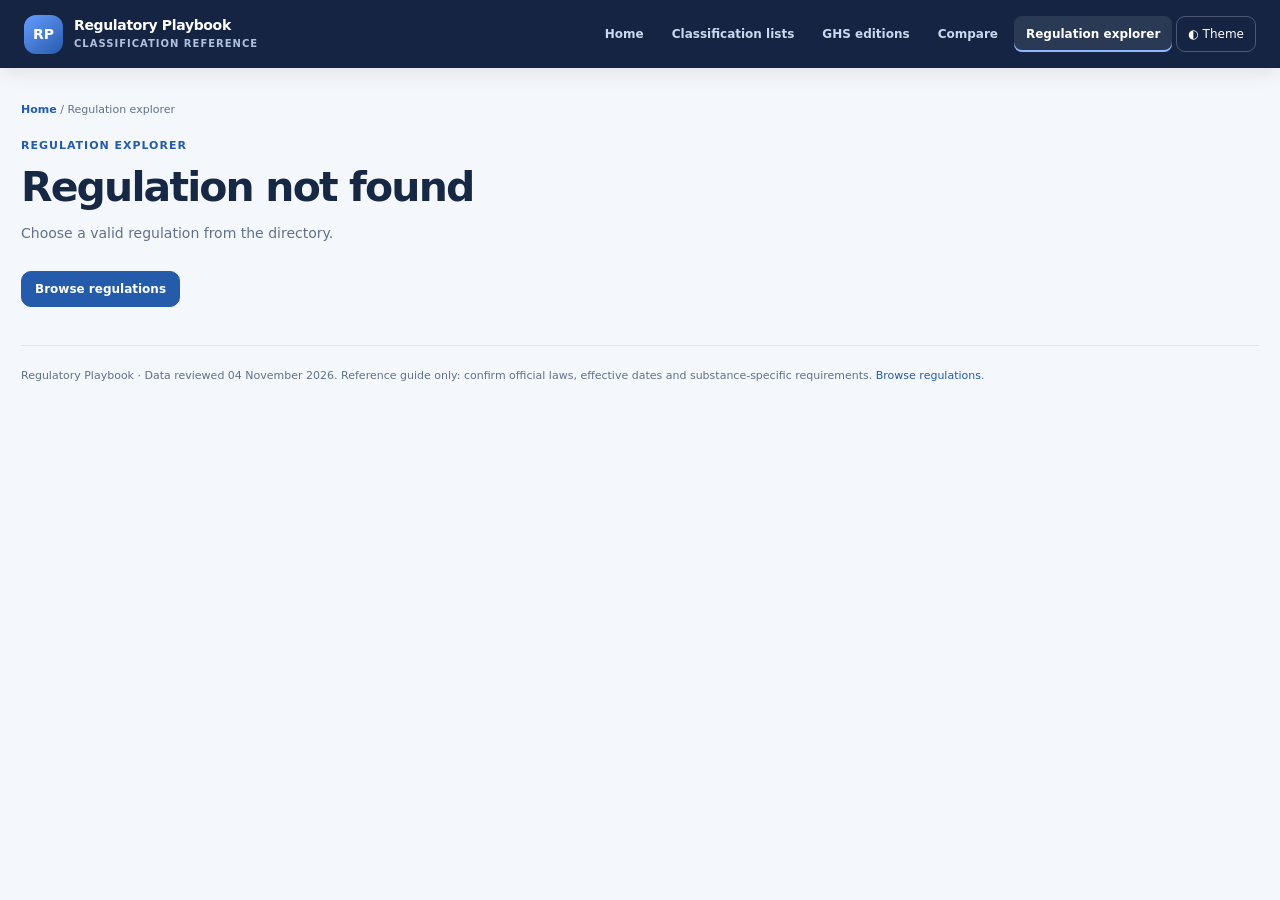
<file: regulation.html>
<!doctype html>
<html lang="en"><head><meta charset="utf-8"/><meta name="viewport" content="width=device-width,initial-scale=1,viewport-fit=cover"/>
<meta name="theme-color" content="#142442"/><meta name="description" content="Full adopted and not adopted hazard classification breakdown for a regulation"/>
<title>Regulation Hazard Applicability | Regulatory Playbook</title>
<link rel="icon" href="./assets/icon-192.png" sizes="192x192"/>
<link rel="manifest" href="./manifest.webmanifest"/>
<link rel="stylesheet" href="./site.css"/>
<script src="./site.js" defer></script>
</head><body data-page="regulation"><div id="app"><main style="font:15px system-ui;padding:32px;max-width:900px;margin:auto">Loading Regulatory Playbook…</main></div><noscript>This application needs JavaScript. Run it using a local web server (python3 -m http.server 8000).</noscript></body></html>
</file>
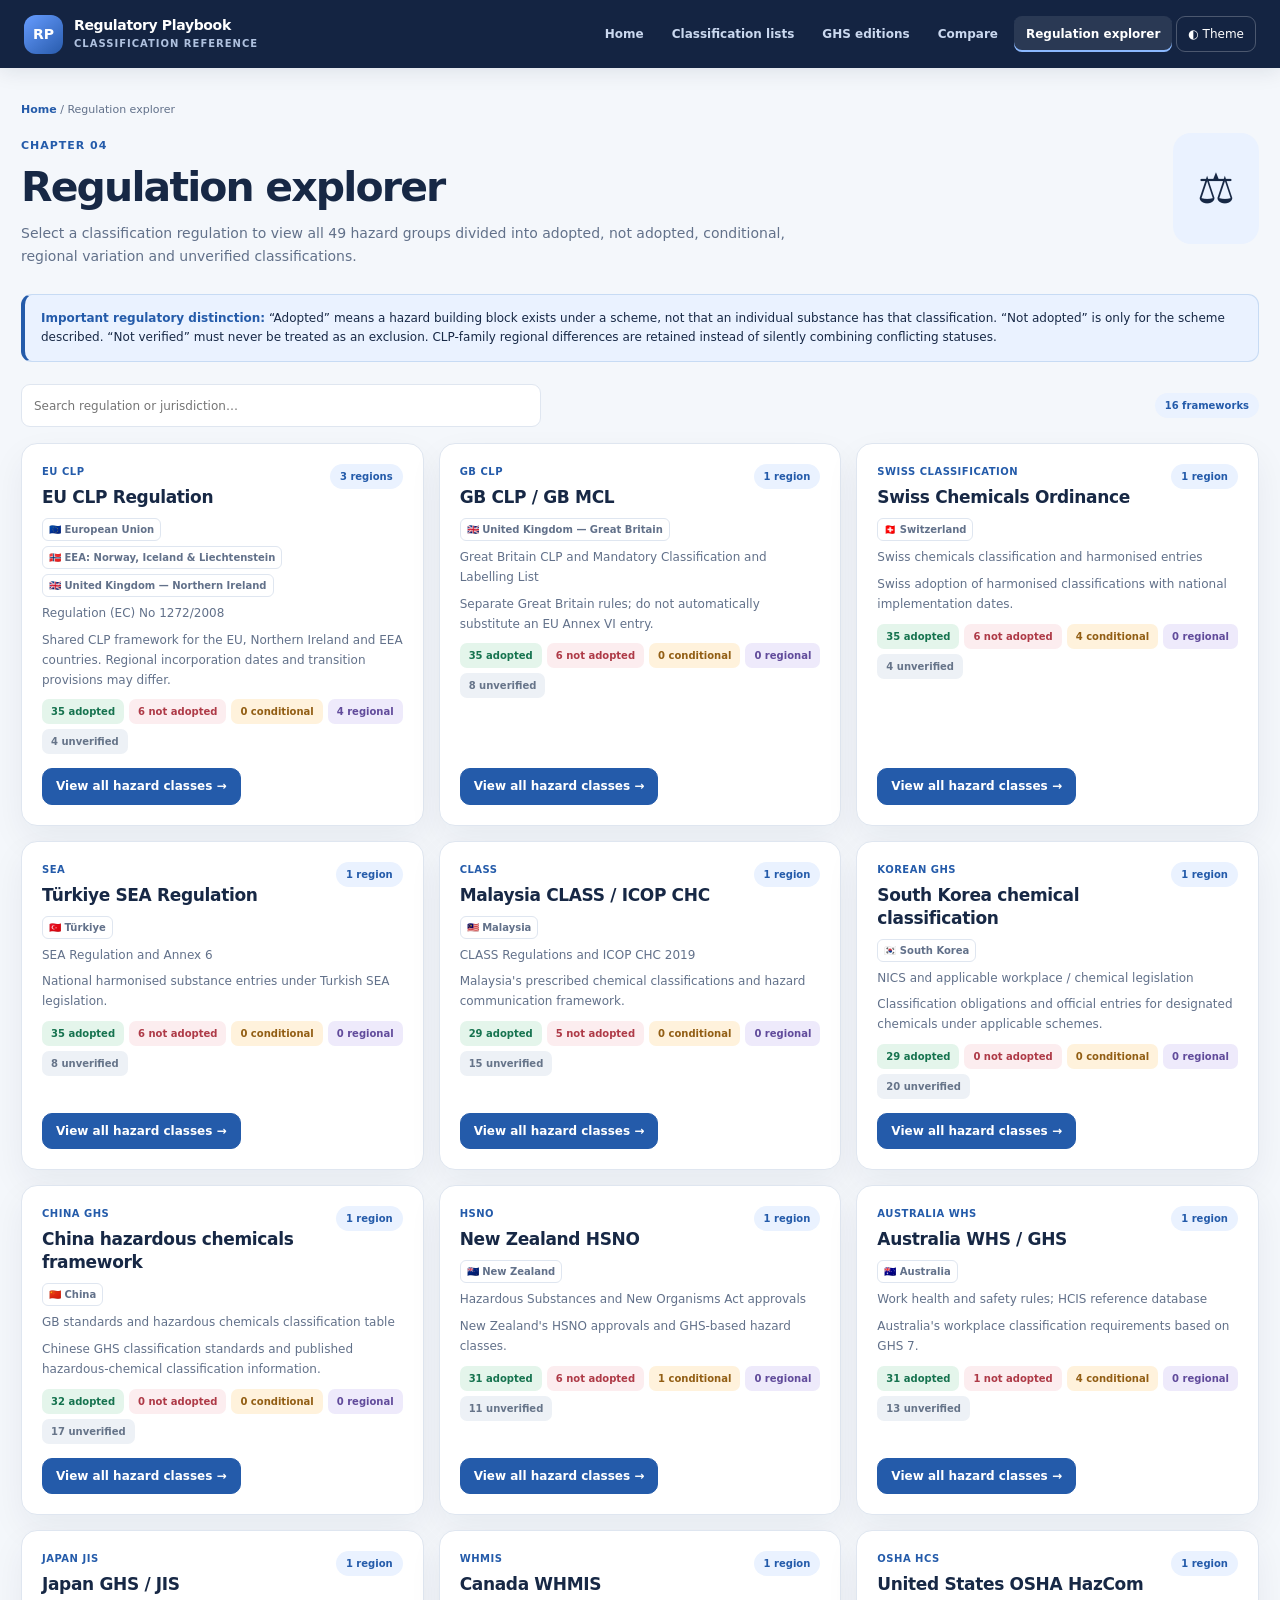
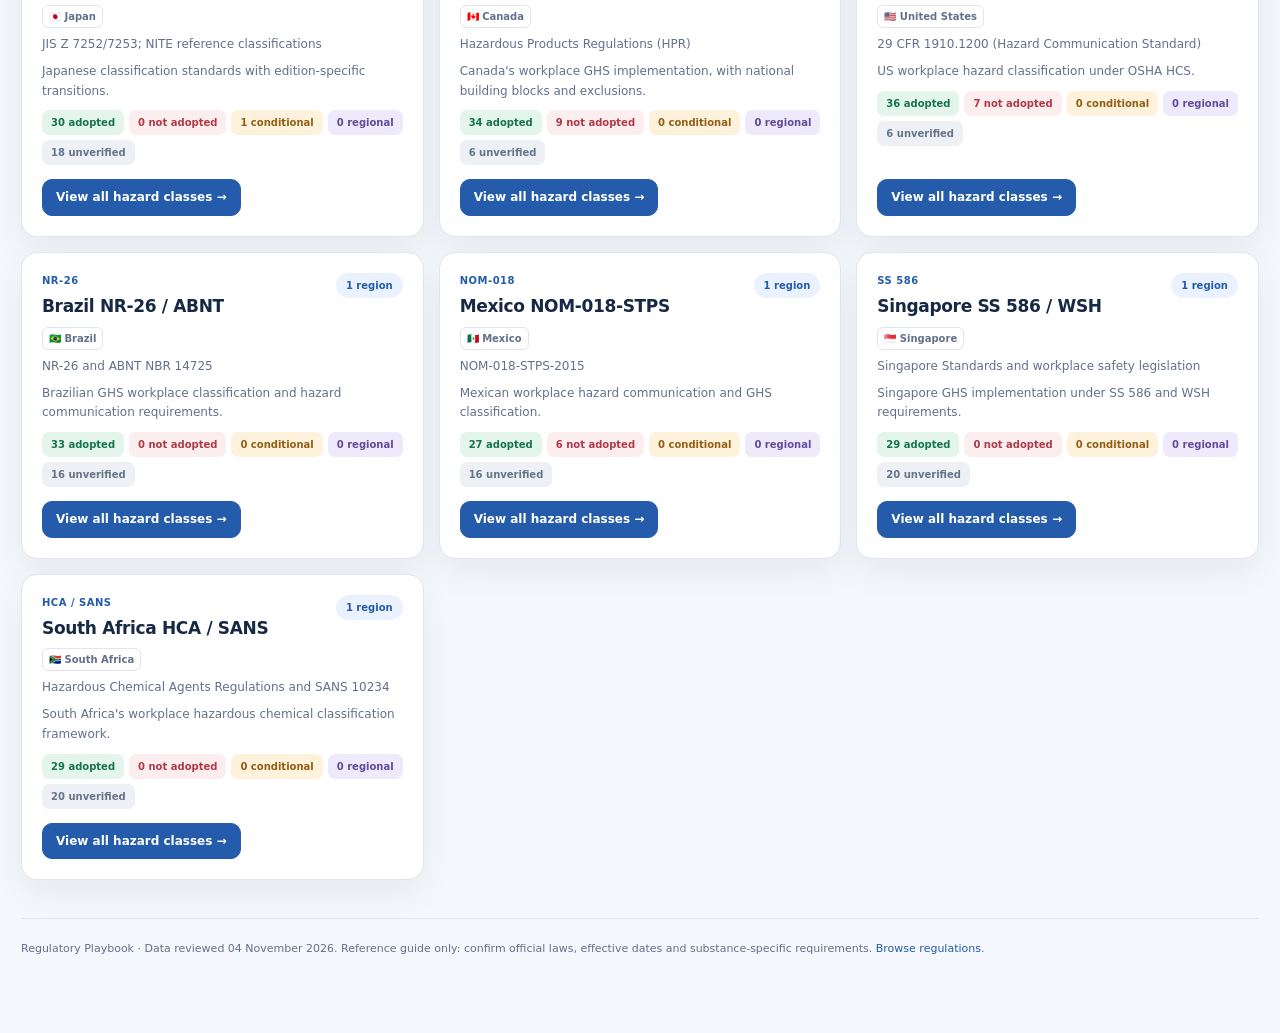
<file: regulations.html>
<!doctype html>
<html lang="en"><head><meta charset="utf-8"/><meta name="viewport" content="width=device-width,initial-scale=1,viewport-fit=cover"/>
<meta name="theme-color" content="#142442"/><meta name="description" content="Choose a chemical classification regulation and explore all hazard classes"/>
<title>Regulation Explorer | Regulatory Playbook</title>
<link rel="icon" href="./assets/icon-192.png" sizes="192x192"/>
<link rel="manifest" href="./manifest.webmanifest"/>
<link rel="stylesheet" href="./site.css"/>
<script src="./site.js" defer></script>
</head><body data-page="regulations"><div id="app"><main style="font:15px system-ui;padding:32px;max-width:900px;margin:auto">Loading Regulatory Playbook…</main></div><noscript>This application needs JavaScript. Run it using a local web server (python3 -m http.server 8000).</noscript></body></html>
</file>
<file: site.css>
:root{color-scheme:light;--bg:#f4f7fb;--surface:#fff;--soft:#f7f9fd;--ink:#172845;--muted:#62718a;--line:#dfE6f0;--blue:#245baa;--blue-bg:#eaf2ff;--green:#16734f;--green-bg:#e4f5eb;--red:#ae3a47;--red-bg:#fcedef;--amber:#925e14;--amber-bg:#fff2dc;--violet:#614b9b;--violet-bg:#eeeafb;--grey:#667489;--grey-bg:#edf1f6;--shadow:0 14px 35px rgba(25,42,74,.06);font:15px/1.5 system-ui,-apple-system,BlinkMacSystemFont,"Segoe UI",sans-serif}
:root[data-theme="dark"]{color-scheme:dark;--bg:#0e1626;--surface:#19243a;--soft:#142037;--ink:#f0f4fc;--muted:#b2bfd2;--line:#35445e;--blue:#96bdff;--blue-bg:#263858;--green:#94e4ba;--green-bg:#204137;--red:#f3a2aa;--red-bg:#492a33;--amber:#f4ca8b;--amber-bg:#4c3a25;--violet:#d0b7ff;--violet-bg:#392d5a;--grey:#cad3df;--grey-bg:#343f54;--shadow:0 14px 35px rgba(0,0,0,.2)}
*{box-sizing:border-box}html{scroll-behavior:smooth}body{margin:0;background:var(--bg);color:var(--ink)}button,input,select{font:inherit}button{cursor:pointer}a{color:inherit;text-decoration:none}a:hover{text-decoration:underline}a:focus-visible,button:focus-visible,input:focus-visible,summary:focus-visible{outline:3px solid #68a5ff;outline-offset:3px}h1,h2,h3,h4,p{margin:0}button{border:0}
.topbar{background:#142442;color:#fff;position:sticky;top:0;z-index:50;box-shadow:0 3px 20px #10213f1a}.topbar-inner{max-width:1350px;margin:auto;display:flex;align-items:center;justify-content:space-between;gap:20px;padding:10px 24px;min-height:68px}.brand{display:flex;align-items:center;gap:11px;text-decoration:none!important}.brand-icon{display:grid;place-items:center;width:39px;height:39px;border-radius:12px;background:linear-gradient(140deg,#669cff,#285bac);font-weight:850;font-size:14px}.brand b{display:block;font-size:14px;line-height:1.2;letter-spacing:-.025em}.brand small{display:block;color:#afc1df;font-size:10px;font-weight:700;letter-spacing:.1em;margin-top:3px;text-transform:uppercase}.top-nav{display:flex;align-items:center;gap:4px;flex-wrap:wrap}.top-nav a{font-size:12px;font-weight:720;padding:9px 12px;color:#cad8ef;border-radius:8px;white-space:nowrap}.top-nav a:hover,.top-nav a[aria-current="page"]{color:#fff;background:#ffffff18;text-decoration:none}.top-nav a[aria-current="page"]{box-shadow:inset 0 -2px #8bb9ff}.theme-toggle{border:1px solid #ffffff3d;color:#fff;background:transparent;border-radius:9px;padding:8px 11px;font-size:12px}
.wrap{width:min(1250px,calc(100% - 42px));margin:34px auto 75px}.breadcrumb{font-size:11px;color:var(--muted);margin:0 0 14px}.breadcrumb a{color:var(--blue);font-weight:750}.eyebrow{display:inline-flex;align-items:center;gap:7px;font-weight:810;font-size:11px;letter-spacing:.09em;color:var(--blue);text-transform:uppercase;margin-bottom:10px}.hero{display:flex;align-items:flex-start;justify-content:space-between;gap:25px;margin-bottom:26px}.hero h1{font-size:clamp(28px,3.2vw,42px);line-height:1.14;letter-spacing:-.045em;margin-bottom:11px;max-width:870px}.hero p{color:var(--muted);font-size:14px;line-height:1.65;max-width:820px}.hero-icon{font-size:42px;flex:0 0 auto;background:var(--blue-bg);padding:24px;border-radius:18px}.pill{display:inline-flex;align-items:center;gap:6px;border-radius:100px;padding:5px 10px;background:var(--blue-bg);color:var(--blue);font-size:10px;font-weight:760;white-space:nowrap}
.notice{background:var(--blue-bg);border:1px solid #5088cc38;border-left:4px solid var(--blue);padding:14px 16px;border-radius:11px;color:var(--ink);font-size:12px;line-height:1.6;margin-bottom:22px}.notice strong{color:var(--blue)}.muted{color:var(--muted)}.section-head{display:flex;align-items:center;justify-content:space-between;gap:15px;margin-bottom:15px}.section-head h2{font-size:19px;letter-spacing:-.025em}.section-head p{font-size:12px;color:var(--muted);margin-top:4px}.card{background:var(--surface);border:1px solid var(--line);border-radius:16px;padding:20px;box-shadow:var(--shadow)}.card h3{font-size:16px;line-height:1.35;letter-spacing:-.02em}.card p{font-size:12px;color:var(--muted);line-height:1.65;margin-top:7px}.card-grid{display:grid;grid-template-columns:repeat(3,minmax(0,1fr));gap:15px}.card-header{display:flex;justify-content:space-between;align-items:start;gap:12px}.card-actions{display:flex;gap:8px;flex-wrap:wrap;margin-top:15px}.button{display:inline-flex;align-items:center;justify-content:center;gap:7px;padding:10px 13px;border:1px solid var(--line);border-radius:10px;background:var(--surface);color:var(--ink);font-size:12px;font-weight:800;line-height:1.2}.button:hover{border-color:var(--blue);text-decoration:none}.button.primary{background:var(--blue);color:#fff;border-color:var(--blue)}.button.subtle{background:var(--blue-bg);color:var(--blue);border-color:transparent}.count-card{background:var(--surface);border:1px solid var(--line);border-radius:15px;padding:18px}.count-card b{font-size:27px;font-weight:870;letter-spacing:-.05em}.count-card span{font-size:11px;color:var(--muted);display:block;margin-top:4px}.overview-counts{display:grid;grid-template-columns:repeat(3,1fr);gap:13px;margin-bottom:22px}
.nav-card{transition:border-color .15s,transform .15s}.nav-card:hover{border-color:var(--blue);transform:translateY(-2px)}.nav-card .nav-icon{display:flex;align-items:center;justify-content:center;width:44px;height:44px;background:var(--blue-bg);border-radius:13px;font-size:23px;margin-bottom:15px}.nav-card h3{margin-bottom:7px}.nav-card .arrow-link{font-size:12px;font-weight:790;color:var(--blue);margin-top:18px}.nav-card a.stretch{position:absolute;inset:0}.nav-card{position:relative}
.input{background:var(--surface);width:100%;border:1.5px solid var(--line);border-radius:9px;padding:11px 12px;font-size:12px;color:var(--ink);min-height:43px}.input:focus{outline:none;border-color:var(--blue);box-shadow:0 0 0 3px #4b86d225}.toolbar{display:flex;align-items:center;justify-content:space-between;gap:12px;margin:16px 0}.toolbar .input{max-width:520px}.small-label{color:var(--muted);font-size:10px;font-weight:790;letter-spacing:.08em;text-transform:uppercase;display:block;margin:0 0 6px}
.reg-card{display:flex;flex-direction:column;min-height:218px}.reg-card .reg-top{display:flex;align-items:flex-start;justify-content:space-between;gap:8px}.reg-card .reg-code{color:var(--blue);font-size:10px;font-weight:840;text-transform:uppercase;letter-spacing:.05em;margin-bottom:7px}.reg-card h3{font-size:17px}.reg-card .regions{margin-top:9px;font-size:11px;color:var(--muted)}.reg-card .card-actions{margin-top:auto;padding-top:14px}
.region-tags{display:flex;flex-wrap:wrap;gap:5px;margin-top:9px}.region-tag{display:inline-block;border:1px solid var(--line);border-radius:6px;padding:3px 6px;font-size:10px;font-weight:750;color:var(--muted)}.status{display:inline-block;font-size:10px;padding:5px 8px;border:1px solid transparent;border-radius:7px;font-weight:790;line-height:1.3;white-space:nowrap}.status.a{color:var(--green);background:var(--green-bg)}.status.x{color:var(--red);background:var(--red-bg)}.status.c{color:var(--amber);background:var(--amber-bg)}.status.v{color:var(--violet);background:var(--violet-bg)}.status.q{color:var(--grey);background:var(--grey-bg)}.status.mandatory{color:var(--green);background:var(--green-bg)}.status.conditional{color:var(--amber);background:var(--amber-bg)}.status.advisory{color:var(--blue);background:var(--blue-bg)}.status.none{color:var(--grey);background:var(--grey-bg)}
.links{display:flex;flex-wrap:wrap;gap:8px;margin-top:12px}.links a{font-size:11px;font-weight:750;color:var(--blue);padding:6px 9px;border:1px solid var(--line);background:var(--soft);border-radius:8px}.links a:hover{border-color:var(--blue)}.regions-note{font-size:11px;line-height:1.6;color:var(--muted);margin-top:12px}.region-detail{border-top:1px solid var(--line);margin-top:12px;padding-top:12px}.region-detail h4{font-size:12px}.region-detail p{margin-top:5px}.region-detail details{font-size:12px}
.ghs-edition-tag{display:inline-block;margin:10px 0 0;padding:7px 10px;background:var(--blue-bg);border-radius:8px;font-weight:800;font-size:12px;color:var(--blue)}.edition-region{border-top:1px solid var(--line);padding-top:12px;margin-top:12px}.edition-region h4{font-size:12px}.edition-region p{margin-top:5px}
.explorer-layout{display:grid;grid-template-columns:245px minmax(0,1fr);gap:18px;align-items:start}.reg-sidebar{position:sticky;top:86px;max-height:calc(100vh - 105px);overflow:auto;padding:10px}.reg-sidebar a{display:block;font-size:12px;font-weight:730;color:var(--muted);padding:9px 11px;border-radius:8px;line-height:1.3}.reg-sidebar a.active,.reg-sidebar a:hover{background:var(--blue-bg);color:var(--blue);text-decoration:none}.reg-sidebar>strong{display:block;padding:9px;font-size:11px;color:var(--ink);text-transform:uppercase;letter-spacing:.07em}
.detail-heading{margin-bottom:20px}.detail-heading h1{font-size:clamp(25px,3vw,37px);line-height:1.2;letter-spacing:-.04em;margin-bottom:8px}.detail-heading p{color:var(--muted);font-size:13px;line-height:1.7}
.status-summary{display:grid;grid-template-columns:repeat(5,minmax(0,1fr));gap:8px;margin:14px 0 18px}.summary-chip{border:1px solid var(--line);background:var(--surface);text-align:left;border-radius:11px;padding:11px;min-width:0;color:var(--ink)}.summary-chip b{font-size:24px;font-weight:850;display:block;line-height:1.1}.summary-chip small{font-size:10px;font-weight:730;color:var(--muted)}.summary-chip.active{outline:2px solid var(--blue);outline-offset:1px}.summary-chip:hover{border-color:var(--blue)}
.hazard-section{margin-top:21px}.hazard-section h3{font-size:15px;padding-bottom:9px;border-bottom:1px solid var(--line);margin-bottom:10px}.hazard-row{border:1px solid var(--line);border-radius:10px;padding:13px;margin-top:9px;background:var(--surface)}.hazard-top{display:flex;align-items:center;justify-content:space-between;gap:12px}.hazard-top strong{font-size:12px;line-height:1.5}.hazard-code{color:var(--muted);font-size:11px;display:block;margin:4px 0 0}.hazard-row details{margin-top:9px}.hazard-row details>summary{cursor:pointer;color:var(--blue);font-size:11px;font-weight:730}.hazard-row details>div{margin-top:8px;background:var(--soft);border-radius:8px;padding:12px}.hazard-row details p{color:var(--muted);font-size:12px;line-height:1.6}.hazard-row .region-status{display:flex;align-items:center;justify-content:space-between;gap:10px;border-top:1px solid var(--line);padding:7px 0}.hazard-row .region-status:first-child{border-top:0}.hazard-row .region-status span{font-size:11px}.hazard-row .region-status .links{margin:0}.empty{padding:28px;border:1px dashed var(--line);border-radius:12px;color:var(--muted);background:var(--soft);font-size:12px;text-align:center}
.compare-controls{display:grid;grid-template-columns:repeat(2,minmax(0,1fr));gap:14px;margin:17px 0}.picker{background:var(--surface);border:1px solid var(--line);border-radius:14px;padding:16px;min-width:0}.picker h3{font-size:14px;margin-bottom:5px}.picker p{font-size:11px;color:var(--muted);margin-bottom:10px}.picker-list{margin-top:9px;max-height:230px;overflow:auto;border:1px solid var(--line);border-radius:8px;background:var(--soft)}.picker-option{display:flex;align-items:center;gap:8px;padding:9px 10px;border-bottom:1px solid var(--line);font-size:11px;font-weight:750;cursor:pointer}.picker-option:last-child{border-bottom:0}.picker-option:hover{background:var(--blue-bg)}.picker-option input{accent-color:var(--blue);flex:0 0 auto}.picker-option small{display:block;font-weight:500;color:var(--muted);font-size:10px}.picker-actions{display:flex;gap:8px;flex-wrap:wrap;margin:10px 0}.picker-actions button{font-size:11px;color:var(--blue);font-weight:740;background:var(--blue-bg);padding:6px 9px;border-radius:7px}.chips{display:flex;flex-wrap:wrap;gap:6px;max-height:120px;overflow:auto;margin-top:10px}.chip{border-radius:7px;color:var(--blue);background:var(--blue-bg);font-size:10px;font-weight:760;padding:6px 8px;line-height:1.3;text-align:left}.chip b{margin-left:5px}.matrix-toolbar{display:flex;align-items:center;justify-content:space-between;gap:15px;margin:15px 0 10px}.matrix-toolbar p{font-size:12px;color:var(--muted)}.matrix-toolbar label{font-size:12px;color:var(--ink);font-weight:740;white-space:nowrap;display:flex;align-items:center;gap:8px}.matrix-toolbar input{accent-color:var(--blue)}.matrix-scroll{overflow:auto;max-width:100%;border:1px solid var(--line);border-radius:12px;background:var(--surface)}.matrix-scroll:focus{outline:2px solid var(--blue);outline-offset:3px}.matrix{border-collapse:separate;border-spacing:0;min-width:100%;width:max-content}.matrix th,.matrix td{border-bottom:1px solid var(--line);border-right:1px solid var(--line);padding:11px 12px;vertical-align:top}.matrix tr:last-child th,.matrix tr:last-child td{border-bottom:0}.matrix th:last-child,.matrix td:last-child{border-right:0}.matrix thead th{background:var(--soft);font-size:11px;line-height:1.45;min-width:160px;max-width:180px;white-space:normal}.matrix tbody th{background:var(--surface);font-size:11px;width:240px;min-width:240px;max-width:240px;text-align:left;position:sticky;left:0;z-index:2}.matrix thead th:first-child{position:sticky;left:0;z-index:3}.matrix tbody th small{display:block;font-weight:500;color:var(--muted);font-size:10px;margin-top:4px}.matrix tbody td{min-width:160px;max-width:180px}.matrix td .links{margin:8px 0 0}.matrix td button.status{cursor:pointer}.matrix td button.status:hover{outline:2px solid var(--blue);outline-offset:2px}.mobile-matrix{display:none}.mobile-hazard{background:var(--surface);border:1px solid var(--line);border-radius:13px;padding:14px;margin:12px 0}.mobile-hazard h3{font-size:14px}.mobile-hazard>p{color:var(--muted);font-size:10px;margin-top:5px}.mobile-line{display:flex;justify-content:space-between;gap:10px;align-items:center;padding:10px 0;border-top:1px solid var(--line);margin-top:10px}.mobile-line b{font-size:11px}.mobile-line .links{margin:4px 0 0}.modal-info{padding:13px 15px;margin-top:12px;border:1px solid var(--line);border-radius:10px;background:var(--soft)}.modal-info h3{font-size:13px}.modal-info p{font-size:12px;color:var(--muted);margin:8px 0}.modal-info button{float:right;background:var(--surface);border:1px solid var(--line);border-radius:7px;padding:5px 10px}
.footer{color:var(--muted);font-size:11px;border-top:1px solid var(--line);margin-top:38px;padding-top:21px;line-height:1.6}.footer a{color:var(--blue)}
@media(max-width:1090px){.topbar-inner{align-items:flex-start;flex-direction:column;gap:8px}.top-nav{gap:1px}.top-nav a{padding:8px 9px}.wrap{margin-top:26px}.card-grid{grid-template-columns:repeat(2,minmax(0,1fr))}}
@media(max-width:850px){.explorer-layout{grid-template-columns:1fr}.reg-sidebar{position:static;max-height:200px}.compare-controls{grid-template-columns:1fr}}
@media(max-width:650px){.topbar-inner{padding:10px 15px;gap:8px}.brand-icon{width:33px;height:33px}.top-nav{width:100%;display:flex;overflow-x:auto;flex-wrap:nowrap;scrollbar-width:thin}.top-nav a{font-size:11px;flex:0 0 auto;padding:7px 8px}.theme-toggle{margin-left:auto}.wrap{width:calc(100% - 24px);margin:20px auto 60px}.hero{gap:12px}.hero-icon{display:none}.hero p{font-size:12px}.card-grid,.overview-counts{grid-template-columns:1fr}.overview-counts{gap:8px}.card{padding:15px}.toolbar{flex-direction:column;align-items:stretch}.toolbar .input{max-width:none}.status-summary{grid-template-columns:repeat(3,1fr)}.status-summary .summary-chip{padding:9px}.summary-chip b{font-size:21px}.hazard-top{align-items:flex-start}.matrix-scroll{display:none}.mobile-matrix{display:block}.matrix-toolbar{align-items:flex-start;flex-wrap:wrap}.region-tag{font-size:9px}}
@media print{.topbar,.reg-sidebar,.compare-controls,.theme-toggle{display:none!important}.wrap{width:100%;margin:0}.card{box-shadow:none}.matrix-scroll{overflow:visible}.matrix{width:100%}}
</file>
<file: global-lookup.css>
/* Global hazard-class adoption overview */
.global-lookup{background:var(--surface);border:1px solid var(--line);border-radius:18px;padding:22px;margin-bottom:19px;box-shadow:var(--shadow)}
.global-title{display:flex;justify-content:space-between;gap:18px;align-items:start}.global-title h3{font-size:21px;letter-spacing:-.035em;line-height:1.2;margin:0 0 6px}.global-title p{font-size:12px;color:var(--sub);margin:0 0 19px}.global-tag{white-space:nowrap;padding:6px 10px;border-radius:8px;background:var(--softblue);color:var(--blue);font-size:11px;font-weight:800}
.global-search-label{display:block;color:var(--sub);text-transform:uppercase;font-weight:800;letter-spacing:.07em;font-size:10px;margin-bottom:7px}.global-search-wrap{position:relative;display:flex;align-items:center;background:var(--surface-alt);border:1.5px solid var(--line);border-radius:12px;min-height:51px}.global-search-wrap:focus-within{border-color:var(--blue);box-shadow:0 0 0 3px #73a7ff22}.global-search-icon{font-size:26px;margin-left:14px;color:var(--muted);line-height:1}.global-search-wrap input{flex:1;min-width:0;width:100%;border:0;outline:none;background:transparent;padding:13px 10px;color:var(--ink);font-size:13px}.global-search-wrap>button{margin-right:7px;border:1px solid var(--line);background:var(--surface);color:var(--sub);padding:7px 11px;border-radius:8px;font-size:11px;font-weight:750}
.global-suggestions{position:absolute;top:calc(100% + 5px);left:0;right:0;z-index:12;max-height:330px;overflow:auto;border:1px solid var(--line);border-radius:12px;box-shadow:0 17px 40px #10254635;background:var(--surface)}.global-suggestions button{display:flex;width:100%;justify-content:space-between;align-items:center;gap:12px;text-align:left;border:0;border-bottom:1px solid var(--line);background:transparent;color:var(--ink);padding:11px 14px;font-weight:740;font-size:12px}.global-suggestions button:hover,.global-suggestions button[aria-selected=true]{background:var(--softblue)}.global-suggestions small{color:var(--blue);font-size:10px;white-space:nowrap}.global-no-match{padding:14px;color:var(--sub);font-size:12px}.global-examples{display:flex;align-items:center;flex-wrap:wrap;gap:6px;margin-top:11px;font-size:11px;color:var(--muted)}.global-examples button{background:var(--softblue);border:1px solid transparent;color:var(--blue);padding:5px 9px;border-radius:18px;font-size:11px;font-weight:760}.global-examples button:hover{border-color:var(--blue)}
.global-selected{margin:23px 0 13px;padding:17px 18px;display:flex;align-items:center;justify-content:space-between;gap:15px;background:var(--surface-alt);border:1px solid var(--line);border-radius:13px}.global-eyebrow{display:block;font-size:10px;font-weight:790;letter-spacing:.09em;text-transform:uppercase;color:var(--blue);margin-bottom:4px}.global-selected h4{font-size:17px;line-height:1.3;letter-spacing:-.02em;margin:0 0 5px}.global-selected p{color:var(--sub);font-size:11.5px;margin:0 0 6px}.global-code{font-size:10px;font-weight:750;color:var(--sub)}.global-total{font-weight:840;color:var(--blue);font-size:27px;letter-spacing:-.05em;white-space:nowrap;text-align:center}.global-total small{display:block;font-size:9px;color:var(--muted);letter-spacing:0;font-weight:760}
.global-stats{display:grid;grid-template-columns:repeat(4,minmax(0,1fr));gap:9px}.global-stat{border:1px solid var(--line);border-radius:11px;padding:13px 11px;display:flex;flex-direction:column;align-items:flex-start;gap:4px;text-align:left;background:var(--surface-alt);color:var(--sub)}.global-stat strong{font-size:25px;font-weight:840;line-height:1}.global-stat span{font-size:10px;font-weight:730}.global-stat.a{border-top:3px solid var(--green)}.global-stat.x{border-top:3px solid #d25151}.global-stat.c{border-top:3px solid var(--amber)}.global-stat.unknown{border-top:3px solid var(--gray)}.global-stat.selected{background:var(--softblue);border-color:var(--blue)}.global-stat:hover{border-color:var(--blue)}.global-bar{display:flex;overflow:hidden;height:9px;margin:13px 1px 12px;border-radius:10px;background:var(--gray-bg)}.global-bar span{display:block;height:100%}.global-bar .bar-a{background:var(--green)}.global-bar .bar-x{background:#d25151}.global-bar .bar-c{background:#e5ad4d}.global-bar .bar-q{background:#929cab}.global-caveat{font-size:11px;line-height:1.6;color:var(--sub);margin:0 0 14px}.global-view-controls{border-top:1px solid var(--line);padding-top:15px;display:flex;align-items:center;justify-content:space-between;gap:10px;font-size:12px;margin-bottom:8px}.global-view-controls button{font-size:11px;border:1px solid var(--line);background:var(--softblue);border-radius:8px;color:var(--blue);padding:6px 10px;font-weight:760}
.global-group{margin:16px 0 21px}.global-group h5{display:flex;align-items:center;gap:9px;margin:0 0 4px;font-size:12px;font-weight:820}.global-group-dot{width:9px;height:9px;border-radius:50%;background:var(--gray)}.global-group.group-a .global-group-dot{background:var(--green)}.global-group.group-x .global-group-dot{background:#d25151}.global-group.group-c .global-group-dot{background:var(--amber)}.global-group-n{font-size:10px;color:var(--muted);background:var(--surface-alt);padding:1px 6px;border-radius:9px}.global-group-desc{color:var(--muted);font-size:10px;margin:0 0 9px}.global-country-grid{display:grid;grid-template-columns:repeat(2,minmax(0,1fr));gap:8px}.global-country{min-width:0;padding:10px 12px;border:1px solid var(--line);background:var(--surface-alt);border-radius:10px;border-left:3px solid var(--gray)}.group-a .global-country{border-left-color:var(--green)}.group-x .global-country{border-left-color:#d25151}.group-c .global-country{border-left-color:var(--amber)}.global-country-top{display:flex;align-items:center;justify-content:space-between;gap:8px}.global-country-name{font-size:11px;font-weight:760;line-height:1.45}.global-country a{white-space:nowrap;font-size:10px;color:var(--blue);font-weight:800}.global-country a:hover{text-decoration:underline}.global-country p{font-size:10px;color:var(--sub);line-height:1.5;margin:6px 0 0}.global-none{padding:12px;color:var(--muted);font-size:11px}.global-placeholder{padding:25px;background:var(--surface-alt);color:var(--sub);border:1px dashed var(--line);border-radius:12px;margin-top:16px;text-align:center;font-size:12px}
.global-advanced{margin-top:18px;background:var(--surface);border:1px solid var(--line);border-radius:15px;overflow:hidden}.global-advanced>summary{cursor:pointer;display:flex;gap:10px;flex-wrap:wrap;align-items:center;justify-content:space-between;padding:17px 19px;color:var(--ink);font-size:12px;list-style-position:inside}.global-advanced>summary span{color:var(--sub);font-size:11px}.global-advanced[open]>summary{border-bottom:1px solid var(--line)}.global-advanced .section-card{box-shadow:none;border:0;border-radius:0}
@media(max-width:700px){.global-lookup{padding:14px;border-radius:14px}.global-title h3{font-size:18px}.global-country-grid{grid-template-columns:1fr}.global-tag{display:none}.global-stats{gap:5px}.global-stat{padding:10px 6px}.global-stat strong{font-size:21px}.global-stat span{font-size:9px}.global-country-name{font-size:11px}.global-selected{padding:13px 12px}.global-suggestions button{align-items:start;flex-direction:column;gap:3px}}
@media print{.global-search-wrap,.global-examples,.global-view-controls{display:none}.global-advanced{display:none}.global-lookup{box-shadow:none}.global-country{break-inside:avoid}}

/* v2.2 — multi-select jurisdiction × hazard matrix */
.multi-selectors{display:grid;grid-template-columns:minmax(0,1fr) minmax(0,1fr);gap:14px;margin:16px 0 23px}
.multi-selector{min-width:0;border:1px solid var(--line);border-radius:13px;background:var(--surface-alt);padding:14px}
.multi-selector>header{display:flex;justify-content:space-between;align-items:start;gap:10px;margin-bottom:14px}
.multi-selector>header strong{display:block;font-size:13px;color:var(--ink);font-weight:830}
.multi-selector>header small{display:block;font-size:11px;margin-top:3px;color:var(--sub)}
.multi-selector>header button{background:var(--surface);color:var(--sub);font-size:11px;font-weight:750;padding:6px 10px;border-radius:7px;border:1px solid var(--line)}
.multi-search{width:100%;background:var(--surface);border:1.5px solid var(--line);border-radius:9px;min-height:42px;color:var(--ink);font:inherit;font-size:12px;padding:9px 11px;outline:none}
.multi-search:focus{border-color:var(--blue);box-shadow:0 0 0 3px #73a7ff22}
.multi-option-list{margin-top:9px;min-height:115px;max-height:225px;overflow-y:auto;overscroll-behavior:contain;background:var(--surface);border:1px solid var(--line);border-radius:9px}
.multi-option{display:flex;align-items:center;gap:10px;padding:9px 11px;cursor:pointer;border-bottom:1px solid var(--line)}
.multi-option:last-child{border-bottom:0}
.multi-option:hover{background:var(--softblue)}
.multi-option input{flex:0 0 auto;width:16px;height:16px;accent-color:var(--blue)}
.multi-option-text{display:flex;flex-direction:column;gap:3px;min-width:0}
.multi-option-text strong{font-size:11px;font-weight:750;color:var(--ink);line-height:1.4}
.multi-option-text small{font-size:10px;color:var(--sub);line-height:1.3}
.multi-empty-options{font-size:11px;color:var(--sub);padding:14px;margin:0}
.multi-actions{display:flex;gap:7px;flex-wrap:wrap;align-items:center;margin:9px 0 0}
.multi-actions button{font-size:10px;font-weight:750;padding:6px 10px;border:1px solid var(--line);background:var(--softblue);color:var(--blue);border-radius:7px}
.multi-actions button:hover,.multi-selector>header button:hover{border-color:var(--blue)}
.multi-chips{display:flex;align-items:flex-start;flex-wrap:wrap;gap:6px;margin-top:10px;max-height:98px;overflow:auto}
.multi-chip{display:inline-flex;align-items:center;gap:7px;padding:6px 9px;background:var(--softblue);color:var(--blue);border-radius:7px;border:1px solid transparent;font-size:10px;line-height:1.25;font-weight:720;text-align:left;max-width:100%}
.multi-chip:hover{border-color:var(--blue)}.multi-chip b{font-size:15px;line-height:1;font-weight:500}
.multi-chips-empty{font-size:10px;color:var(--muted);padding:4px 0}
.multi-results-heading{display:flex;justify-content:space-between;align-items:center;gap:15px;border-top:1px solid var(--line);padding-top:17px;margin-bottom:10px}
.multi-results-heading h4{margin:0 0 4px;font-size:15px;color:var(--ink);font-weight:840}
.multi-results-heading p{margin:0;font-size:11px;color:var(--sub)}
.multi-diff-toggle{display:flex;align-items:center;gap:7px;white-space:nowrap;background:var(--surface-alt);padding:9px 10px;border:1px solid var(--line);border-radius:9px;font-size:11px;font-weight:750;color:var(--ink);cursor:pointer}
.multi-diff-toggle input{accent-color:var(--blue)}
.multi-legend{display:flex;gap:7px;flex-wrap:wrap;margin:0 0 13px}
.multi-status{display:inline-block;max-width:100%;border-radius:6px;padding:5px 8px;font-size:10px;font-weight:780;line-height:1.2;border:1px solid transparent;white-space:normal;text-align:left}
.multi-status.a{background:var(--green-bg);border-color:#31a67944;color:var(--green)}
.multi-status.x{background:color-mix(in srgb,#d25151 10%,var(--surface));border-color:#dd555533;color:#b13f3f}
.multi-status.c{background:var(--amber-bg);border-color:#da992533;color:var(--amber)}
.multi-status.q{background:var(--gray-bg);border-color:var(--line);color:var(--sub)}
.multi-totals{display:flex;gap:8px;flex-wrap:wrap;margin:8px 0 12px}
.multi-total{border:1px solid var(--line);border-radius:8px;padding:6px 9px;background:var(--surface-alt);color:var(--sub);font-size:11px}
.multi-total b{font-size:13px;color:var(--ink)}
.multi-table-scroll{max-width:100%;overflow:auto;border:1px solid var(--line);border-radius:11px;overscroll-behavior-x:contain;scrollbar-gutter:stable}
.multi-table-scroll:focus{outline:2px solid var(--blue);outline-offset:3px}
.multi-table{border-collapse:separate;border-spacing:0;min-width:100%;width:max-content;table-layout:fixed;background:var(--surface)}
.multi-table th,.multi-table td{border-bottom:1px solid var(--line);border-right:1px solid var(--line);vertical-align:middle;padding:11px 12px}
.multi-table tr:last-child th,.multi-table tr:last-child td{border-bottom:0}
.multi-table th:last-child,.multi-table td:last-child{border-right:0}
.multi-table thead th{font-size:10px;line-height:1.4;text-align:center;min-width:144px;max-width:160px;white-space:normal;font-weight:780;background:var(--surface-alt);color:var(--ink)}
.multi-table thead .multi-sticky{text-align:left}
.multi-table tbody th{width:218px;min-width:218px;max-width:218px;white-space:normal;text-align:left;background:var(--surface);color:var(--ink)}
.multi-table tbody th strong{display:block;font-size:11px;line-height:1.35}
.multi-table tbody th small{display:block;margin-top:5px;font-size:10px;color:var(--sub);line-height:1.4;font-weight:520;word-break:break-word}
.multi-table tbody tr:hover>th,.multi-table tbody tr:hover>td{background:var(--surface-alt)}
.multi-table .multi-sticky{position:sticky;left:0;z-index:2;box-shadow:2px 0 4px #0000000c}
.multi-table thead .multi-sticky{z-index:3;background:var(--surface-alt)}
.multi-cell-content{display:flex;flex-direction:column;align-items:flex-start;gap:7px;min-width:0}
.multi-status-button{border:1px solid transparent;cursor:pointer;max-width:135px}
.multi-status-button:hover,.multi-status-button:focus-visible{outline:2px solid var(--blue);outline-offset:2px}
.multi-source{font-size:10px;color:var(--blue);font-weight:750;text-decoration:none;white-space:nowrap}
.multi-source:hover{text-decoration:underline}
.multi-mobile-list{display:none}
.multi-cell-details{background:var(--surface-alt);border:1px solid var(--line);border-radius:11px;margin-top:12px;padding:15px}
.multi-detail-top{display:flex;justify-content:space-between;align-items:start;gap:10px}
.multi-detail-top small{font-size:10px;text-transform:uppercase;letter-spacing:.06em;color:var(--sub)}
.multi-detail-top h5{font-size:13px;color:var(--ink);margin:4px 0 10px;line-height:1.35}
.multi-detail-top button{background:var(--surface);border:1px solid var(--line);color:var(--ink);border-radius:7px;font-size:17px;padding:1px 8px}
.multi-cell-details p{font-size:12px;color:var(--sub);line-height:1.55;margin:9px 0}
.multi-empty-result{background:var(--surface-alt);border:1px dashed var(--line);border-radius:11px;color:var(--sub);font-size:12px;line-height:1.6;padding:28px 18px;text-align:center}
#globalLookup .global-caveat{margin-top:13px}
@media(max-width:920px){.multi-selectors{grid-template-columns:1fr}.multi-option-list{max-height:190px;min-height:100px}.multi-chips{max-height:75px}}
@media(max-width:700px){
 .multi-selectors{margin:12px 0 20px;gap:12px}
 .multi-selector{padding:11px}
 .multi-results-heading{align-items:flex-start;gap:10px}
 .multi-diff-toggle{padding:8px 7px;font-size:10px}
 .multi-table-scroll{display:none}
 .multi-mobile-list{display:block}
 .multi-mobile-card{border:1px solid var(--line);border-radius:11px;background:var(--surface-alt);padding:12px;margin-bottom:12px}
 .multi-mobile-card h5{font-size:13px;color:var(--ink);margin:0 0 4px;line-height:1.4}
 .multi-mobile-card>p{font-size:10px;color:var(--sub);margin:0 0 9px}
 .multi-mobile-line{display:flex;justify-content:space-between;align-items:center;gap:9px;border-top:1px solid var(--line);padding:10px 0}
 .multi-mobile-line>strong{font-size:11px;line-height:1.35;color:var(--ink);font-weight:750;min-width:0}
 .multi-mobile-line .multi-cell-content{align-items:flex-end;flex:0 0 auto;gap:4px}
 .multi-mobile-line .multi-status{font-size:9px;padding:5px 7px}
 .multi-mobile-line .multi-source{font-size:9px}
}
@media print{.multi-selectors,.multi-diff-toggle,.multi-source,.multi-cell-details{display:none!important}.multi-table-scroll{overflow:visible}.multi-mobile-list{display:none}.multi-table{width:100%}}
</file>
